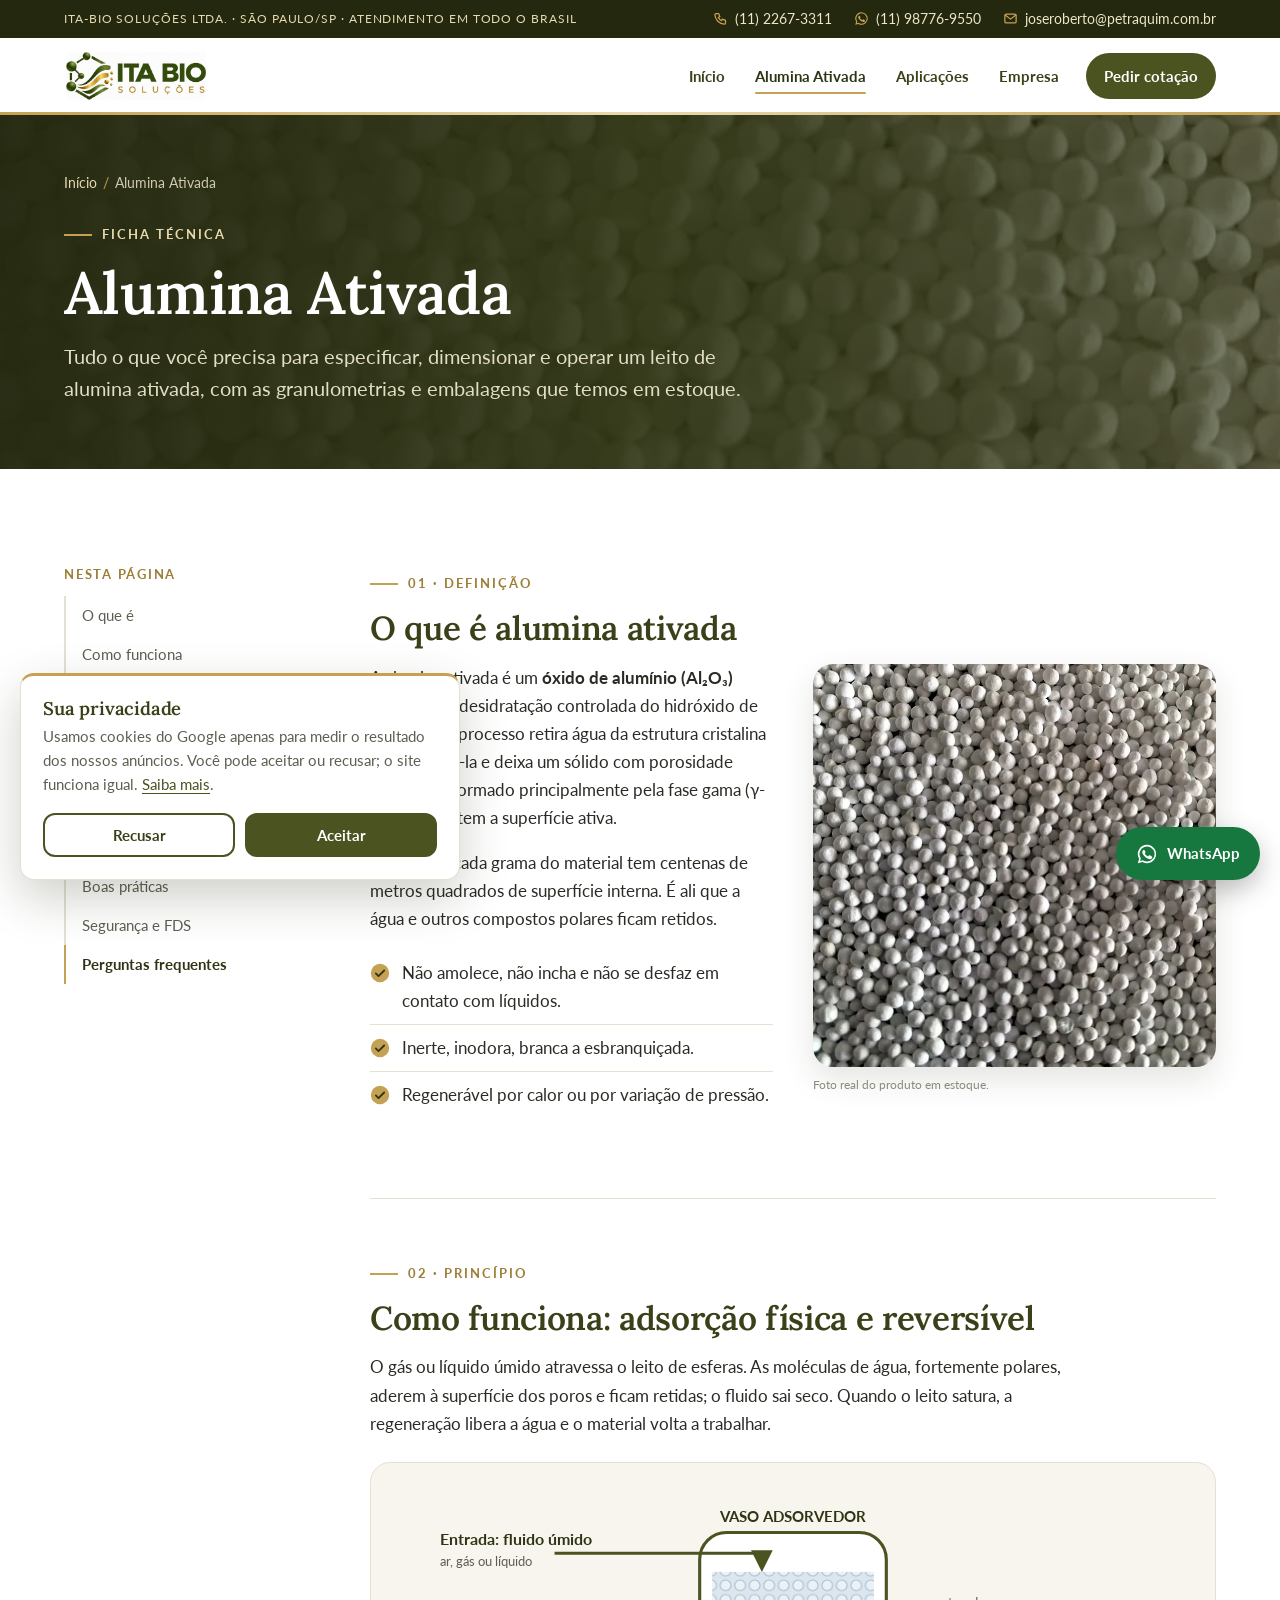
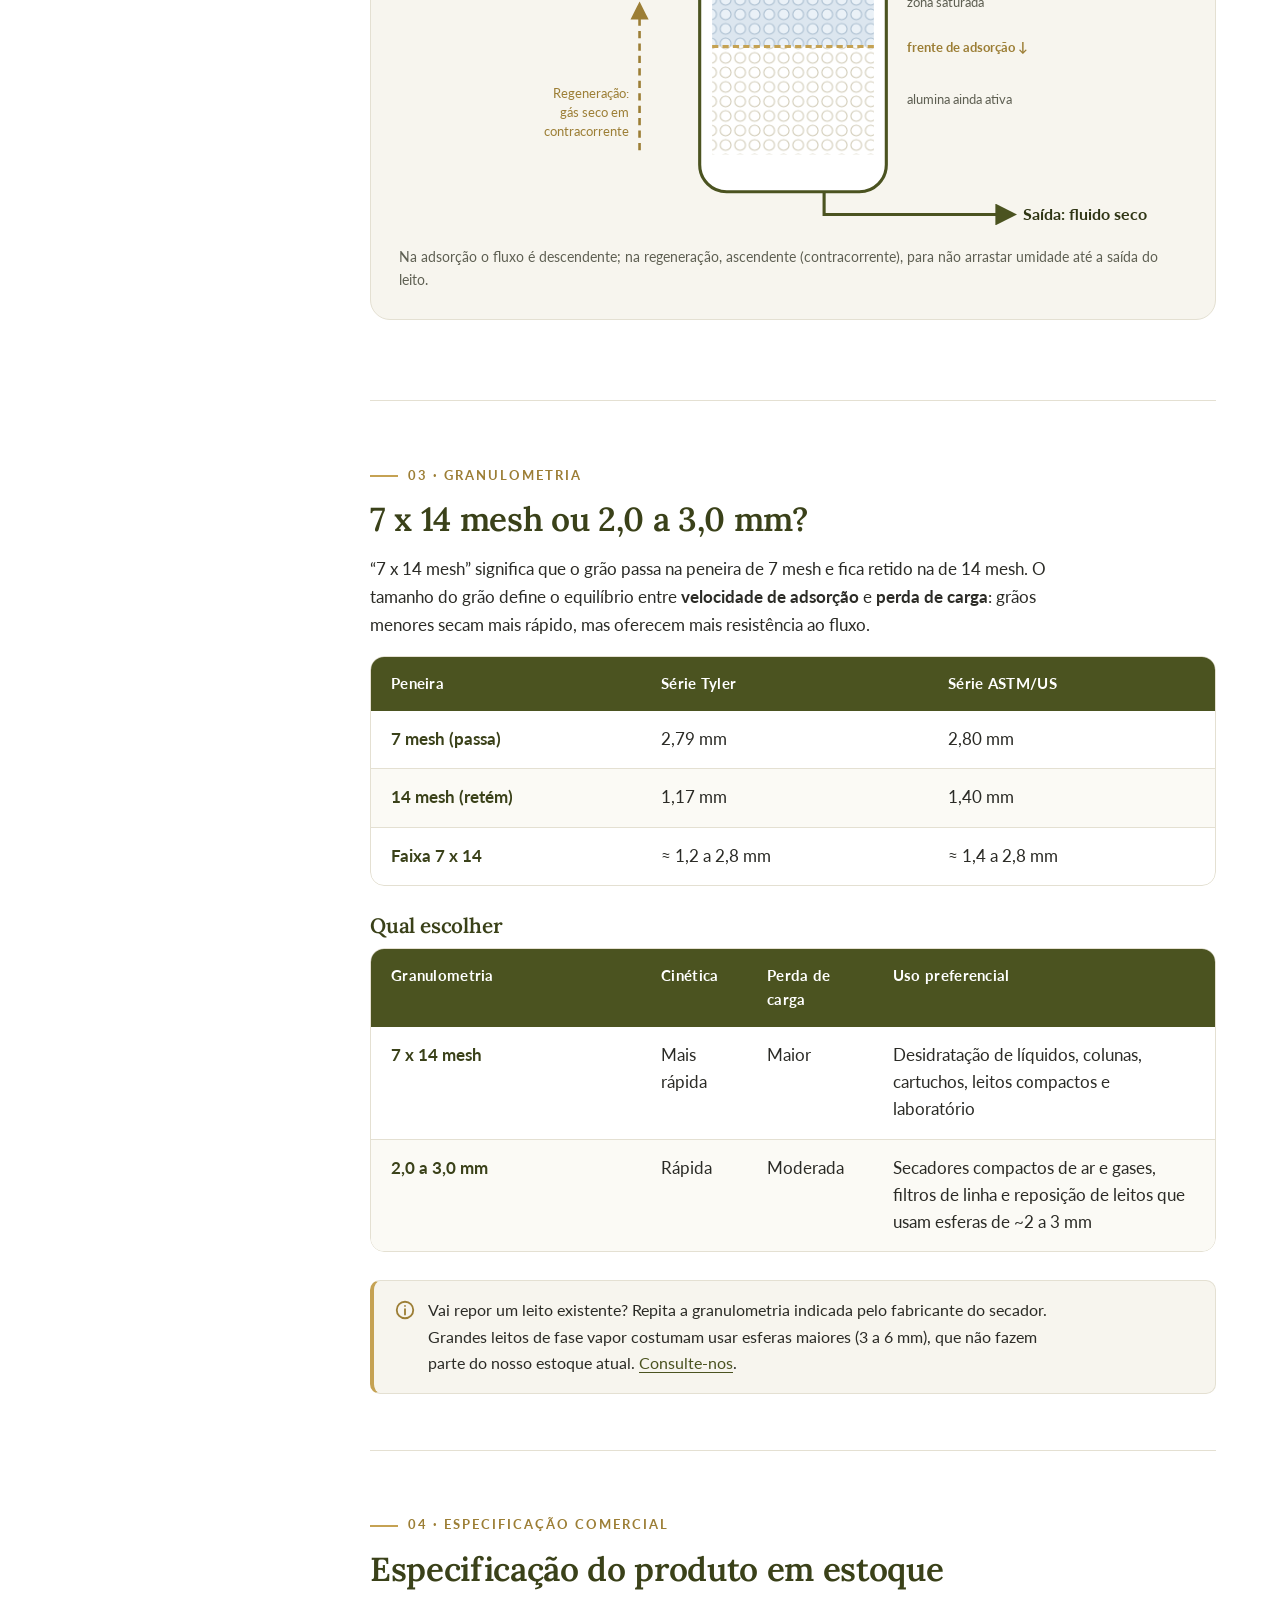
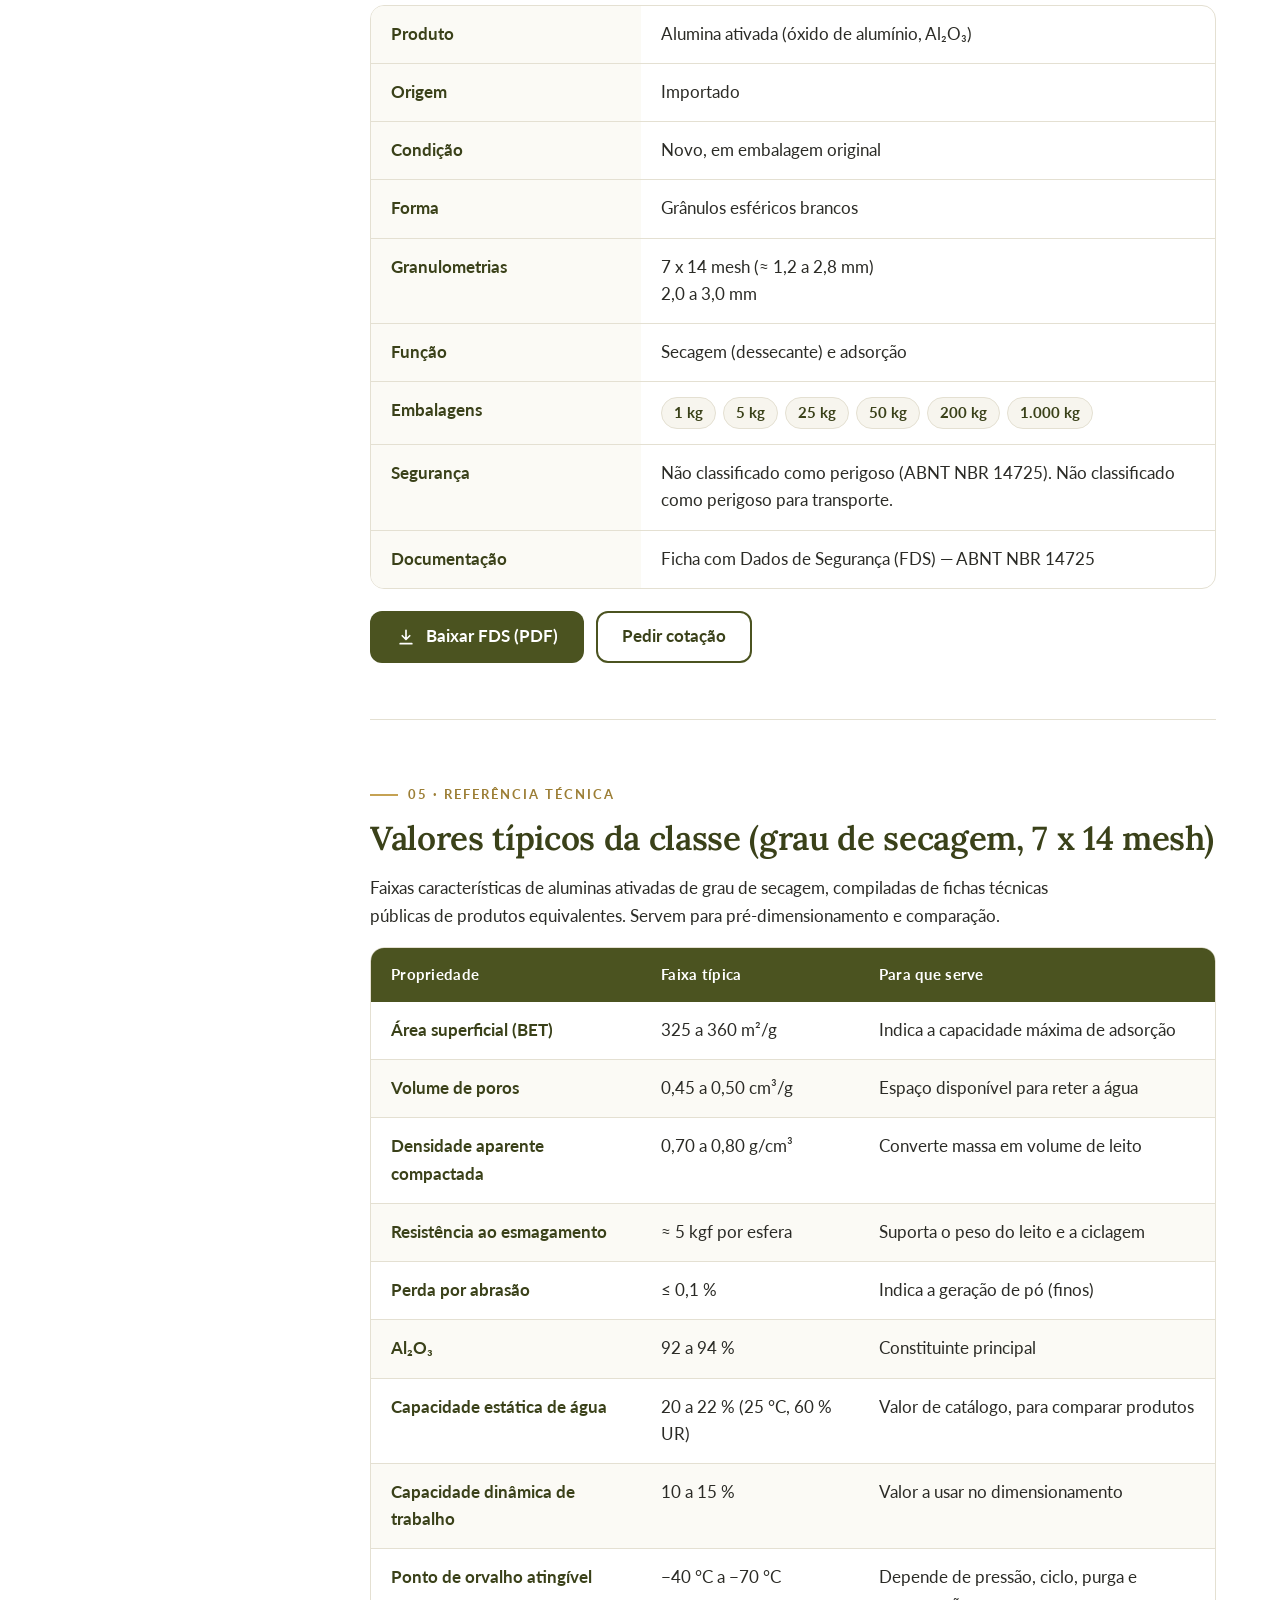
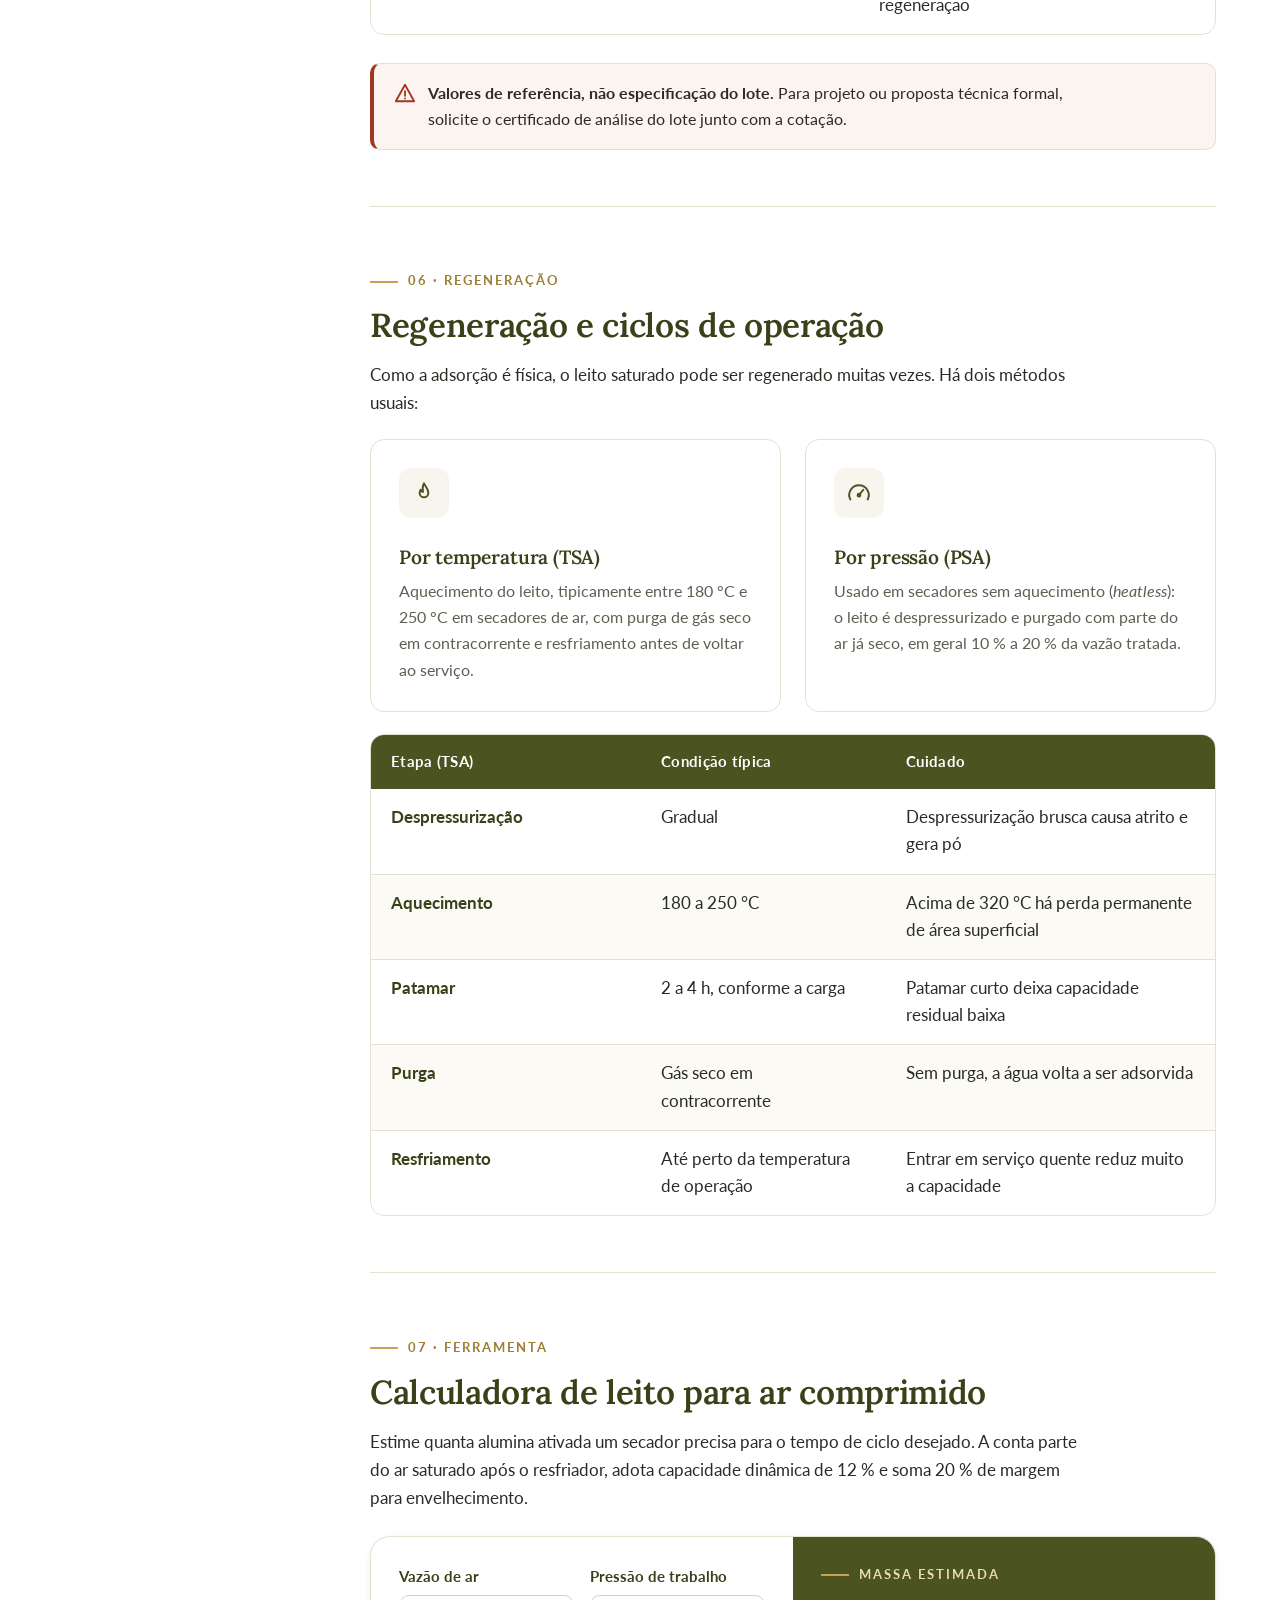
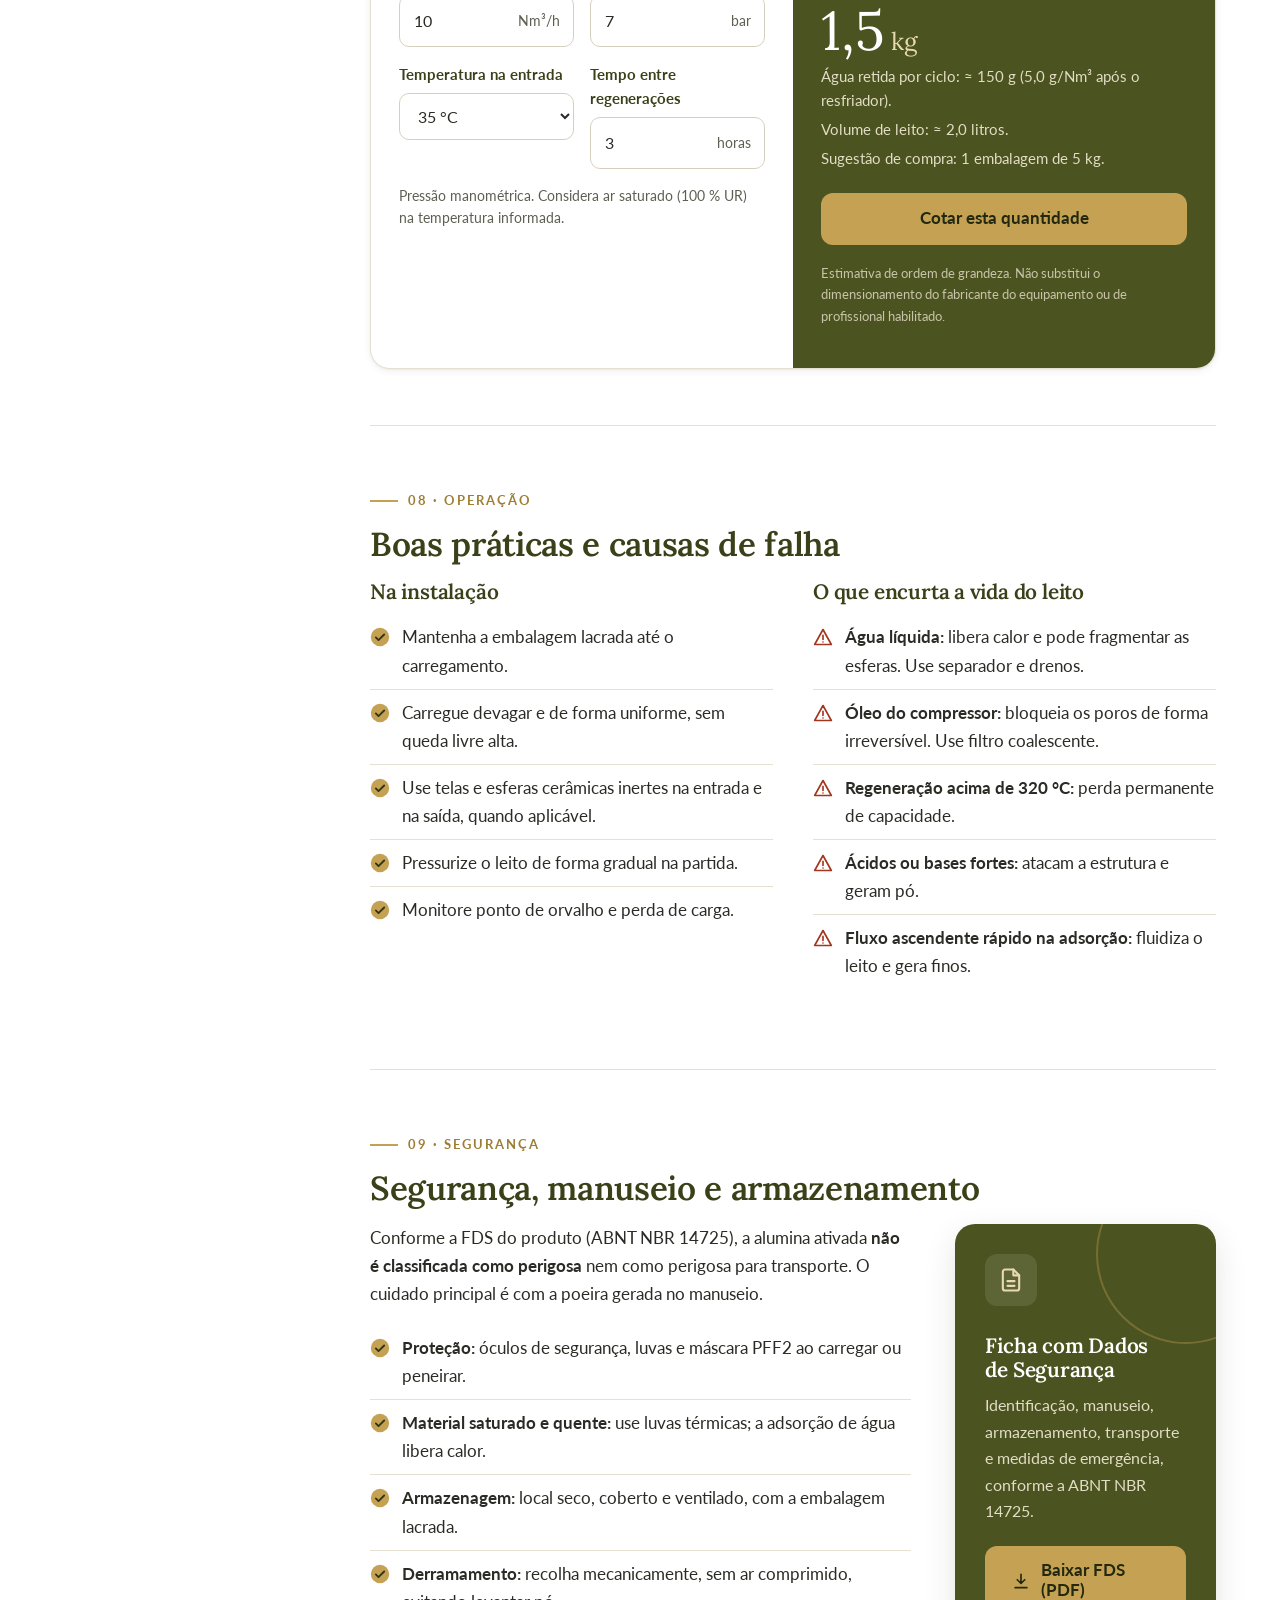
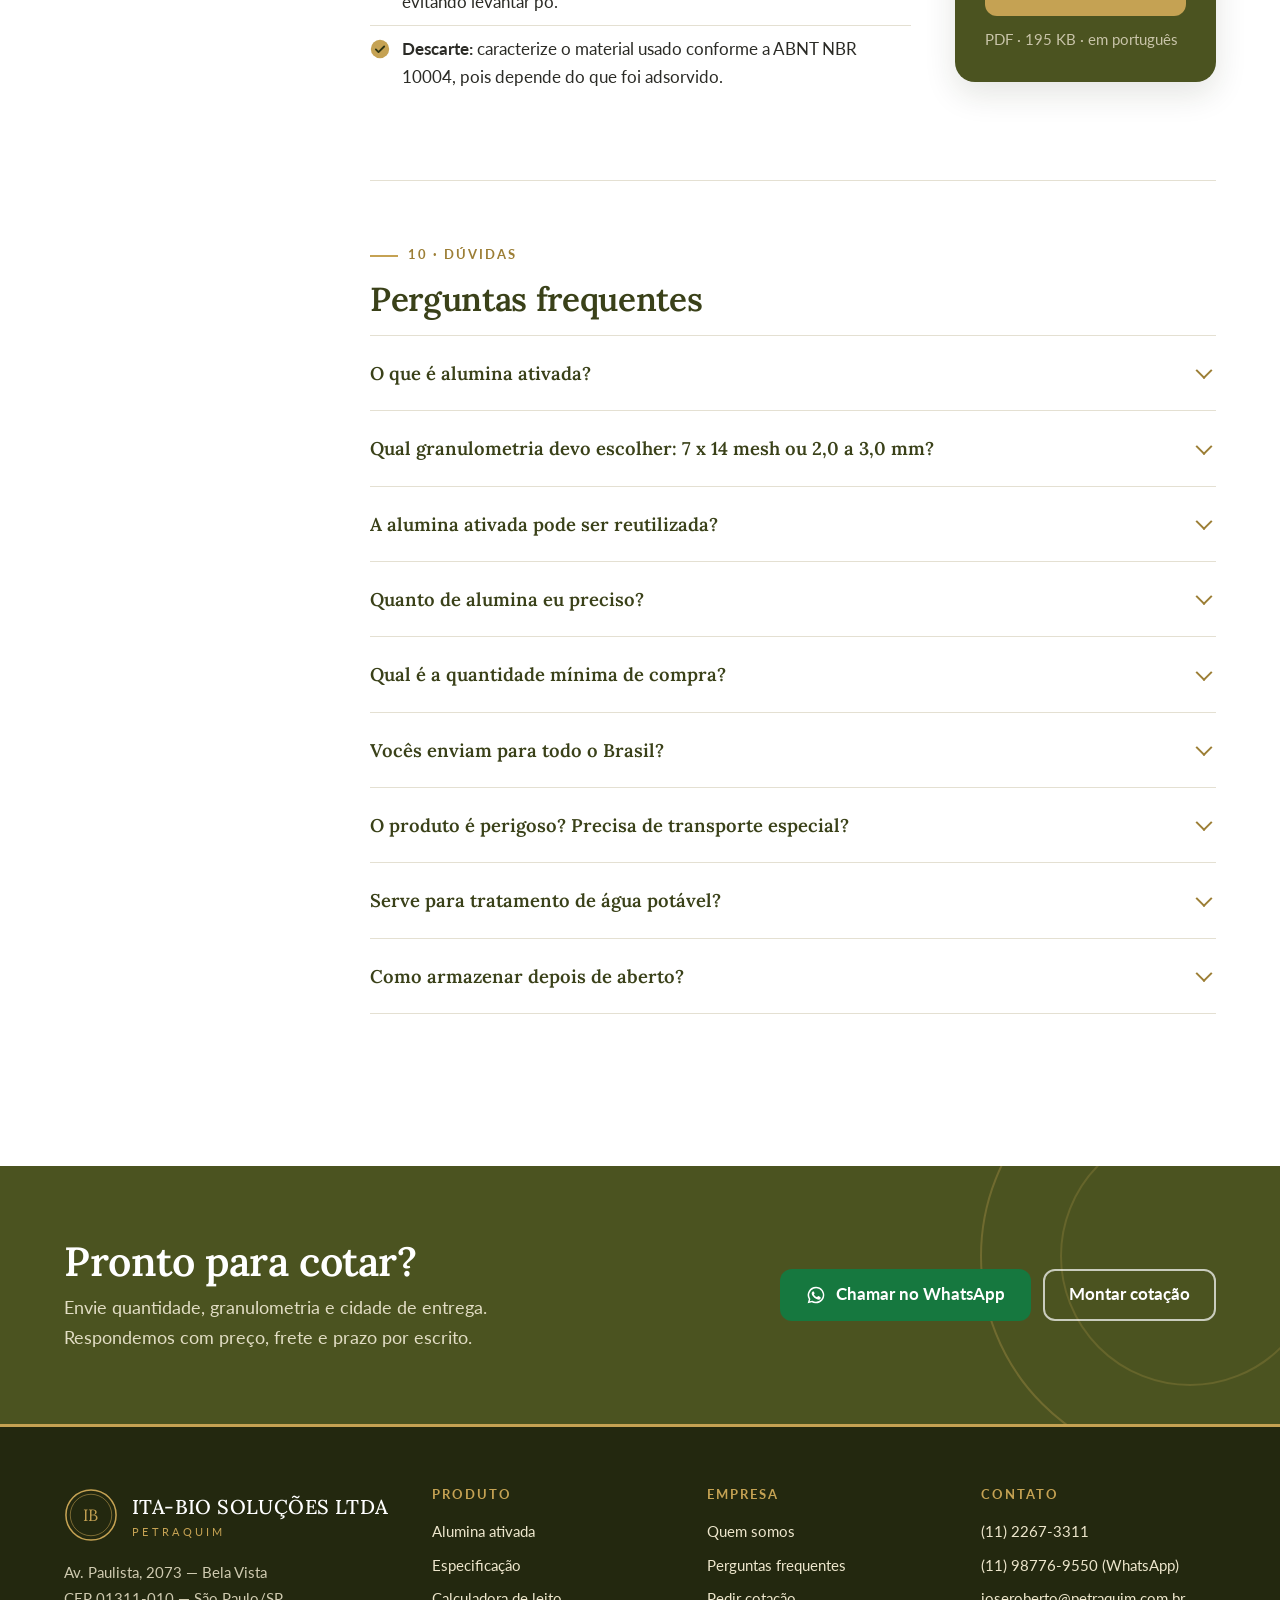
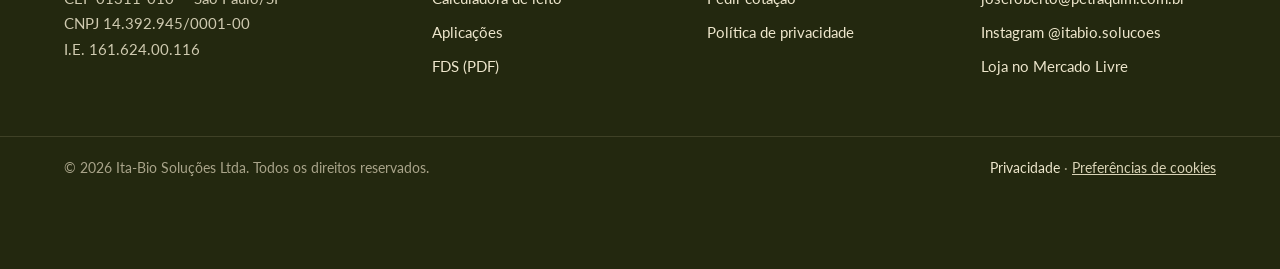
<file: alumina-ativada.html>
<!doctype html>
<html lang="pt-BR" class="sem-js">
<head>
<meta charset="utf-8">
<meta name="viewport" content="width=device-width, initial-scale=1, viewport-fit=cover">
<title>Alumina Ativada: ficha técnica, granulometria e regeneração | Petraquim</title>
<meta name="description" content="Ficha técnica da alumina ativada: como funciona, granulometrias 7 x 14 mesh e 2,0 a 3,0 mm, valores de referência, regeneração, calculadora de leito, segurança e FDS.">
<link rel="canonical" href="https://www.petraquim.com.br/alumina-ativada.html">
<meta name="robots" content="index, follow, max-image-preview:large">
<meta name="theme-color" content="#2F3514">
<meta name="format-detection" content="telephone=no">
<link rel="icon" href="favicon.svg" type="image/svg+xml">
<link rel="icon" href="favicon-64.png" type="image/png" sizes="64x64">
<link rel="apple-touch-icon" href="apple-touch-icon.png">
<link rel="manifest" href="site.webmanifest">
<meta property="og:type" content="website">
<meta property="og:locale" content="pt_BR">
<meta property="og:site_name" content="Petraquim · Ita-Bio Soluções">
<meta property="og:title" content="Alumina Ativada: ficha técnica, granulometria e regeneração | Petraquim">
<meta property="og:description" content="Ficha técnica da alumina ativada: como funciona, granulometrias 7 x 14 mesh e 2,0 a 3,0 mm, valores de referência, regeneração, calculadora de leito, segurança e FDS.">
<meta property="og:url" content="https://www.petraquim.com.br/alumina-ativada.html">
<meta property="og:image" content="https://www.petraquim.com.br/assets/img/og-alumina.jpg">
<meta property="og:image:width" content="1200">
<meta property="og:image:height" content="630">
<meta property="og:image:alt" content="Alumina ativada em grânulos esféricos brancos">
<meta name="twitter:card" content="summary_large_image">
<!-- Google: modo de consentimento (LGPD) + Google Tag Manager + tag do Google Ads -->
<script>
window.dataLayer=window.dataLayer||[];function gtag(){dataLayer.push(arguments);}
gtag('consent','default',{ad_storage:'denied',ad_user_data:'denied',ad_personalization:'denied',analytics_storage:'denied',wait_for_update:500});
try{if(localStorage.getItem('pq-consentimento')==='granted'){gtag('consent','update',{ad_storage:'granted',ad_user_data:'granted',ad_personalization:'granted',analytics_storage:'granted'});}}catch(e){}
gtag('js',new Date());gtag('config','AW-18567411730');
(function(w,d,s,l,i){w[l]=w[l]||[];w[l].push({'gtm.start':new Date().getTime(),event:'gtm.js'});var f=d.getElementsByTagName(s)[0],j=d.createElement(s),dl=l!='dataLayer'?'&l='+l:'';j.async=true;j.src='https://www.googletagmanager.com/gtm.js?id='+i+dl;f.parentNode.insertBefore(j,f);})(window,document,'script','dataLayer','GTM-KXJSFW6B');
</script>
<script async src="https://www.googletagmanager.com/gtag/js?id=AW-18567411730"></script>
<link rel="preconnect" href="https://fonts.googleapis.com">
<link rel="preconnect" href="https://fonts.gstatic.com" crossorigin>
<link href="https://fonts.googleapis.com/css2?family=Lato:wght@400;700&family=Lora:wght@500;600&display=swap" rel="stylesheet">
<link rel="stylesheet" href="assets/css/site.css?v=2">
<script type="application/ld+json">{"@context":"https://schema.org","@type":"Organization","@id":"https://www.petraquim.com.br/#organizacao","name":"Ita-Bio Soluções Ltda.","alternateName":["Petraquim","ITA-BIO"],"url":"https://www.petraquim.com.br/","logo":"https://www.petraquim.com.br/assets/img/logo-itabio.png","email":"joseroberto@petraquim.com.br","telephone":"+55-11-2267-3311","taxID":"14.392.945/0001-00","address":{"@type":"PostalAddress","streetAddress":"Av. Paulista, 2073 — Bela Vista","postalCode":"01311-010","addressLocality":"São Paulo","addressRegion":"SP","addressCountry":"BR"},"contactPoint":[{"@type":"ContactPoint","contactType":"sales","telephone":"+55-11-98776-9550","email":"joseroberto@petraquim.com.br","areaServed":"BR","availableLanguage":["pt-BR"]}],"sameAs":["https://www.instagram.com/itabio.solucoes/"]}</script>
<script type="application/ld+json">{"@context":"https://schema.org","@type":"Product","name":"Alumina Ativada","description":"Alumina ativada (óxido de alumínio, Al₂O₃) em grânulos esféricos brancos, importada, nova, em embalagem original. Dessecante e adsorvente para secagem de ar comprimido, gases e líquidos. Granulometrias 7 x 14 mesh e 2,0 a 3,0 mm; embalagens de 1 kg a 1.000 kg.","image":["https://www.petraquim.com.br/assets/img/alumina-copo-1400.jpg","https://www.petraquim.com.br/assets/img/alumina-embalagem-1000.jpg","https://www.petraquim.com.br/assets/img/alumina-regua-1-900.jpg"],"category":"Adsorventes e dessecantes industriais","material":"Óxido de alumínio (Al₂O₃)","brand":{"@type":"Brand","name":"Petraquim · Ita-Bio Soluções"},"manufacturer":{"@id":"https://www.petraquim.com.br/#organizacao"},"additionalProperty":[{"@type":"PropertyValue","name":"Granulometria","value":"7 x 14 mesh (≈ 1,2 a 2,8 mm); 2,0 a 3,0 mm"},{"@type":"PropertyValue","name":"Embalagens","value":"1 kg, 5 kg, 25 kg, 50 kg, 200 kg, 1.000 kg"},{"@type":"PropertyValue","name":"Forma","value":"Grânulos esféricos brancos"}]}</script>
<script type="application/ld+json">{"@context":"https://schema.org","@type":"BreadcrumbList","itemListElement":[{"@type":"ListItem","position":1,"name":"Início","item":"https://www.petraquim.com.br/"},{"@type":"ListItem","position":2,"name":"Alumina Ativada"}]}</script>
<script type="application/ld+json">{"@context": "https://schema.org", "@type": "FAQPage", "mainEntity": [{"@type": "Question", "name": "O que é alumina ativada?", "acceptedAnswer": {"@type": "Answer", "text": "É óxido de alumínio (Al₂O₃) altamente poroso, produzido pela desidratação controlada do hidróxido de alumínio. Os poros têm enorme área interna e retêm moléculas de água e outros compostos polares por adsorção física, por isso o material funciona como dessecante e adsorvente."}}, {"@type": "Question", "name": "Qual granulometria devo escolher: 7 x 14 mesh ou 2,0 a 3,0 mm?", "acceptedAnswer": {"@type": "Answer", "text": "Grãos menores (7 x 14 mesh) secam mais rápido e são indicados para líquidos, colunas e leitos compactos, mas geram mais perda de carga. A faixa de 2,0 a 3,0 mm é um pouco maior e equilibra cinética e perda de carga em secadores compactos de ar e gases. Se o seu equipamento já usa alumina, repita a granulometria do fabricante. Na dúvida, envie os dados do equipamento que indicamos a opção adequada."}}, {"@type": "Question", "name": "A alumina ativada pode ser reutilizada?", "acceptedAnswer": {"@type": "Answer", "text": "Sim. Como a adsorção é física e reversível, o material saturado pode ser regenerado por aquecimento (tipicamente entre 180 °C e 250 °C em secadores de ar) ou por variação de pressão em secadores sem aquecimento. Evite passar de 320 °C, que reduz de forma permanente a capacidade."}}, {"@type": "Question", "name": "Quanto de alumina eu preciso?", "acceptedAnswer": {"@type": "Answer", "text": "Depende da quantidade de água a remover por ciclo, que vem da vazão, da pressão, da temperatura de entrada e do tempo entre regenerações. A nossa calculadora dá uma estimativa inicial; para projeto, consulte o fabricante do equipamento ou um profissional habilitado."}}, {"@type": "Question", "name": "Qual é a quantidade mínima de compra?", "acceptedAnswer": {"@type": "Answer", "text": "1 kg. Pequenas quantidades podem ser compradas direto no Mercado Livre, com nota fiscal. Para 5 kg ou mais, peça uma cotação: atendemos de 5 kg a 1.000 kg, inclusive fornecimento recorrente."}}, {"@type": "Question", "name": "Vocês enviam para todo o Brasil?", "acceptedAnswer": {"@type": "Answer", "text": "Sim. Informe a cidade e o estado de entrega na cotação para recebermos o frete e o prazo corretos para o seu endereço."}}, {"@type": "Question", "name": "O produto é perigoso? Precisa de transporte especial?", "acceptedAnswer": {"@type": "Answer", "text": "Não. Conforme a FDS do produto (ABNT NBR 14725), a alumina ativada não é classificada como perigosa nem como perigosa para transporte. A poeira pode irritar olhos e vias respiratórias: use óculos, luvas e máscara PFF2 ao carregar o leito."}}, {"@type": "Question", "name": "Serve para tratamento de água potável?", "acceptedAnswer": {"@type": "Answer", "text": "Não ofertamos este grau para água de consumo humano. Alumina para água potável exige grau específico com certificação própria (como NSF/ANSI 61). O produto deste site é de grau industrial para secagem e adsorção."}}, {"@type": "Question", "name": "Como armazenar depois de aberto?", "acceptedAnswer": {"@type": "Answer", "text": "A alumina ativada começa a adsorver a umidade do ar assim que a embalagem é aberta. Use todo o conteúdo de uma vez ou feche imediatamente em recipiente hermético, em local seco e coberto."}}]}</script>
</head><body>
<noscript><iframe src="https://www.googletagmanager.com/ns.html?id=GTM-KXJSFW6B" height="0" width="0" style="display:none;visibility:hidden" title="Google Tag Manager"></iframe></noscript>
<a class="pular" href="#conteudo">Pular para o conteúdo</a>
<svg width="0" height="0" style="position:absolute" aria-hidden="true" focusable="false">
 <symbol id="i-check" viewBox="0 0 24 24"><circle cx="12" cy="12" r="11" fill="#C5A253"/><path d="M7 12.5l3.2 3.2L17 9" fill="none" stroke="#2F3514" stroke-width="2.2" stroke-linecap="round" stroke-linejoin="round"/></symbol>
 <symbol id="i-wa" viewBox="0 0 24 24"><path fill="currentColor" d="M12 2a10 10 0 0 0-8.6 15.1L2 22l5-1.3A10 10 0 1 0 12 2zm0 18.2a8.2 8.2 0 0 1-4.2-1.2l-.3-.2-3 .8.8-2.9-.2-.3A8.2 8.2 0 1 1 12 20.2zm4.5-6.1c-.2-.1-1.5-.7-1.7-.8s-.4-.1-.6.1-.6.8-.8 1-.3.2-.5.1a6.7 6.7 0 0 1-3.3-2.9c-.3-.4.3-.4.7-1.3.1-.2 0-.3 0-.4l-.8-1.8c-.2-.5-.4-.4-.6-.4h-.5a1 1 0 0 0-.7.3 3 3 0 0 0-.9 2.2 5.2 5.2 0 0 0 1.1 2.7 11.9 11.9 0 0 0 4.6 4c1.7.7 2.3.8 3.2.7a2.7 2.7 0 0 0 1.8-1.3 2.2 2.2 0 0 0 .2-1.3c-.1-.1-.2-.2-.5-.3z"/></symbol>
 <symbol id="i-mail" viewBox="0 0 24 24"><g fill="none" stroke="currentColor" stroke-width="2" stroke-linecap="round" stroke-linejoin="round"><rect x="3" y="5" width="18" height="14" rx="2"/><path d="M3.5 6.5l8.5 6.5 8.5-6.5"/></g></symbol>
 <symbol id="i-fone" viewBox="0 0 24 24"><path fill="none" stroke="currentColor" stroke-width="2" stroke-linecap="round" stroke-linejoin="round" d="M5 4h4l2 5-2.5 1.5a11 11 0 0 0 5 5L15 13l5 2v4a2 2 0 0 1-2 2A16 16 0 0 1 3 6a2 2 0 0 1 2-2"/></symbol>
 <symbol id="i-pin" viewBox="0 0 24 24"><g fill="none" stroke="currentColor" stroke-width="2" stroke-linecap="round" stroke-linejoin="round"><path d="M12 21s-7-6.2-7-11.5a7 7 0 0 1 14 0C19 14.8 12 21 12 21z"/><circle cx="12" cy="9.5" r="2.5"/></g></symbol>
 <symbol id="i-seta" viewBox="0 0 24 24"><path fill="none" stroke="currentColor" stroke-width="2.2" stroke-linecap="round" stroke-linejoin="round" d="M5 12h14M13 6l6 6-6 6"/></symbol>
 <symbol id="i-doc" viewBox="0 0 24 24"><g fill="none" stroke="currentColor" stroke-width="1.8" stroke-linecap="round" stroke-linejoin="round"><path d="M14 3H7a2 2 0 0 0-2 2v14a2 2 0 0 0 2 2h10a2 2 0 0 0 2-2V8z"/><path d="M14 3v5h5M9 13h6M9 17h6"/></g></symbol>
 <symbol id="i-baixar" viewBox="0 0 24 24"><path fill="none" stroke="currentColor" stroke-width="2" stroke-linecap="round" stroke-linejoin="round" d="M12 4v11m0 0l-4.5-4.5M12 15l4.5-4.5M5 20h14"/></symbol>
 <symbol id="i-ar" viewBox="0 0 24 24"><path fill="none" stroke="currentColor" stroke-width="1.8" stroke-linecap="round" stroke-linejoin="round" d="M3 8h11a3 3 0 1 0-3-3M3 12h16a3 3 0 1 1-3 3M3 16h8"/></symbol>
 <symbol id="i-gota" viewBox="0 0 24 24"><path fill="none" stroke="currentColor" stroke-width="1.8" stroke-linecap="round" stroke-linejoin="round" d="M12 3s6 6.6 6 11a6 6 0 0 1-12 0c0-4.4 6-11 6-11zM9 15a3 3 0 0 0 3 3"/></symbol>
 <symbol id="i-escudo" viewBox="0 0 24 24"><path fill="none" stroke="currentColor" stroke-width="1.8" stroke-linecap="round" stroke-linejoin="round" d="M12 3l7 3v5c0 4.5-3 8.3-7 10-4-1.7-7-5.5-7-10V6zM9 12l2 2 4-4"/></symbol>
 <symbol id="i-frasco" viewBox="0 0 24 24"><path fill="none" stroke="currentColor" stroke-width="1.8" stroke-linecap="round" stroke-linejoin="round" d="M9 3h6M10 3v6L5 18a2 2 0 0 0 1.8 3h10.4A2 2 0 0 0 19 18l-5-9V3M7.5 14h9"/></symbol>
 <symbol id="i-chama" viewBox="0 0 24 24"><path fill="none" stroke="currentColor" stroke-width="1.8" stroke-linecap="round" stroke-linejoin="round" d="M12 3c1 3 4 4.5 4 9a4 4 0 0 1-8 0c0-2 1-3 1-3s.5 2 2 2c0-3-1-5 1-8z"/></symbol>
 <symbol id="i-ciclo" viewBox="0 0 24 24"><path fill="none" stroke="currentColor" stroke-width="2" stroke-linecap="round" stroke-linejoin="round" d="M20 12a8 8 0 1 1-2.3-5.7M20 4v4h-4"/></symbol>
 <symbol id="i-caminhao" viewBox="0 0 24 24"><g fill="none" stroke="currentColor" stroke-width="1.8" stroke-linecap="round" stroke-linejoin="round"><path d="M3 6h11v10H3zM14 9h4l3 3v4h-7z"/><circle cx="7" cy="17.5" r="1.8"/><circle cx="17" cy="17.5" r="1.8"/></g></symbol>
 <symbol id="i-caixa" viewBox="0 0 24 24"><g fill="none" stroke="currentColor" stroke-width="1.8" stroke-linecap="round" stroke-linejoin="round"><path d="M21 8l-9-5-9 5 9 5 9-5zM3 8v8l9 5 9-5V8M12 13v8"/></g></symbol>
 <symbol id="i-pessoa" viewBox="0 0 24 24"><g fill="none" stroke="currentColor" stroke-width="1.8" stroke-linecap="round" stroke-linejoin="round"><circle cx="12" cy="8" r="4"/><path d="M4 21a8 8 0 0 1 16 0"/></g></symbol>
 <symbol id="i-lupa" viewBox="0 0 24 24"><g fill="none" stroke="currentColor" stroke-width="1.8" stroke-linecap="round"><circle cx="11" cy="11" r="7"/><path d="M20 20l-4-4"/></g></symbol>
 <symbol id="i-info" viewBox="0 0 24 24"><g fill="none" stroke="currentColor" stroke-width="2" stroke-linecap="round"><circle cx="12" cy="12" r="9"/><path d="M12 11v6M12 7.5v.01"/></g></symbol>
 <symbol id="i-alerta" viewBox="0 0 24 24"><g fill="none" stroke="currentColor" stroke-width="2" stroke-linecap="round" stroke-linejoin="round"><path d="M12 3l10 18H2z"/><path d="M12 10v5M12 18v.01"/></g></symbol>
 <symbol id="i-menu" viewBox="0 0 24 24"><path fill="none" stroke="currentColor" stroke-width="2" stroke-linecap="round" d="M4 7h16M4 12h16M4 17h16"/></symbol>
 <symbol id="i-insta" viewBox="0 0 24 24"><g fill="none" stroke="currentColor" stroke-width="1.8"><rect x="3" y="3" width="18" height="18" rx="5"/><circle cx="12" cy="12" r="4"/><circle cx="17.5" cy="6.5" r=".6" fill="currentColor"/></g></symbol>
 <symbol id="i-carrinho" viewBox="0 0 24 24"><g fill="none" stroke="currentColor" stroke-width="2" stroke-linecap="round" stroke-linejoin="round"><circle cx="9" cy="20" r="1.4"/><circle cx="18" cy="20" r="1.4"/><path d="M2 3h3l2.5 12h11l2-8H6.2"/></g></symbol>
 <symbol id="i-fabrica" viewBox="0 0 24 24"><path fill="none" stroke="currentColor" stroke-width="1.8" stroke-linecap="round" stroke-linejoin="round" d="M3 21V10l6 4V10l6 4V4h4v17zM7 17h2M12 17h2"/></symbol>
 <symbol id="i-medidor" viewBox="0 0 24 24"><g fill="none" stroke="currentColor" stroke-width="1.8" stroke-linecap="round"><path d="M4 18a9 9 0 1 1 16 0"/><path d="M12 14l4-5"/><circle cx="12" cy="14" r="1.3" fill="currentColor"/></g></symbol>
</svg>
<div class="barra">
 <div class="wrap">
  <span class="selo-barra">Ita-Bio Soluções Ltda. · São Paulo/SP · Atendimento em todo o Brasil</span>
  <div class="contatos">
   <a href="tel:+551122673311" data-conv="telefone"><svg><use href="#i-fone"/></svg>(11) 2267-3311</a>
   <a href="https://wa.me/5511987769550?text=Ol%C3%A1!%20Gostaria%20de%20uma%20cota%C3%A7%C3%A3o%20de%20Alumina%20Ativada." target="_blank" rel="noopener" data-conv="whatsapp"><svg><use href="#i-wa"/></svg>(11) 98776-9550</a>
   <a class="email-barra" href="mailto:joseroberto@petraquim.com.br" data-conv="email"><svg><use href="#i-mail"/></svg>joseroberto@petraquim.com.br</a>
  </div>
 </div>
</div>
<header class="topo">
 <div class="wrap">
  <a class="marca" href="index.html" aria-label="Ita-Bio Soluções · Petraquim — página inicial"><img src="assets/img/logo-itabio.png" alt="Ita-Bio Soluções" width="144" height="52"></a>
  <button class="abre-menu" type="button" aria-expanded="false" aria-controls="menu-principal"><svg><use href="#i-menu"/></svg>Menu</button>
  <nav class="menu" id="menu-principal" aria-label="Principal">
   <a href="index.html">Início</a><a href="alumina-ativada.html" aria-current="page">Alumina Ativada</a><a href="aplicacoes.html">Aplicações</a><a href="empresa.html">Empresa</a>
   <a class="menu-cta" href="cotacao.html">Pedir cotação</a>
  </nav>
 </div>
</header>
<main id="conteudo">
<header class="pagina-topo">
 <picture><source type="image/webp" srcset="assets/img/alumina-textura-800.webp 800w, assets/img/alumina-textura-1200.webp 1200w" sizes="100vw"><img src="assets/img/alumina-textura-1200.jpg" srcset="assets/img/alumina-textura-800.jpg 800w, assets/img/alumina-textura-1200.jpg 1200w" sizes="100vw" width="1200" height="1200" alt="" fetchpriority="high"></picture>
 <div class="wrap">
  <nav class="migalhas" aria-label="Você está em"><ol><li><a href="index.html">Início</a></li><li aria-current="page">Alumina Ativada</li></ol></nav>
  <span class="rotulo claro">Ficha técnica</span>
  <h1>Alumina Ativada</h1>
  <p>Tudo o que você precisa para especificar, dimensionar e operar um leito de alumina ativada, com as granulometrias e embalagens que temos em estoque.</p>
 </div>
</header>

<div class="secao">
 <div class="wrap com-indice">
  <nav class="indice" aria-label="Nesta página">
   <p>Nesta página</p>
   <ol>
    <li><a href="#o-que-e">O que é</a></li>
    <li><a href="#como-funciona">Como funciona</a></li>
    <li><a href="#granulometria">Granulometria</a></li>
    <li><a href="#especificacao">Especificação</a></li>
    <li><a href="#referencia">Valores de referência</a></li>
    <li><a href="#regeneracao">Regeneração</a></li>
    <li><a href="#calculadora">Calculadora de leito</a></li>
    <li><a href="#boas-praticas">Boas práticas</a></li>
    <li><a href="#seguranca">Segurança e FDS</a></li>
    <li><a href="#perguntas">Perguntas frequentes</a></li>
   </ol>
  </nav>

  <article class="artigo">
   <section id="o-que-e" aria-labelledby="t-oque">
    <span class="rotulo">01 · Definição</span>
    <h2 id="t-oque">O que é alumina ativada</h2>
    <div class="dividido" style="gap:40px;align-items:start">
     <div>
      <p>A alumina ativada é um <strong>óxido de alumínio (Al₂O₃)</strong> obtido pela desidratação controlada do hidróxido de alumínio. O processo retira água da estrutura cristalina sem colapsá-la e deixa um sólido com porosidade muito alta, formado principalmente pela fase gama (γ-Al₂O₃), que tem a superfície ativa.</p>
      <p>Na prática, cada grama do material tem centenas de metros quadrados de superfície interna. É ali que a água e outros compostos polares ficam retidos.</p>
      <ul class="lista-check">
       <li><svg><use href="#i-check"/></svg>Não amolece, não incha e não se desfaz em contato com líquidos.</li>
       <li><svg><use href="#i-check"/></svg>Inerte, inodora, branca a esbranquiçada.</li>
       <li><svg><use href="#i-check"/></svg>Regenerável por calor ou por variação de pressão.</li>
      </ul>
     </div>
     <div class="lado-midia"><picture><source type="image/webp" srcset="assets/img/alumina-detalhe-800.webp 800w" sizes="(max-width:980px) 92vw, 420px"><img src="assets/img/alumina-detalhe-800.jpg" srcset="assets/img/alumina-detalhe-800.jpg 800w" sizes="(max-width:980px) 92vw, 420px" width="800" height="800" alt="Close dos grânulos esféricos de alumina ativada" loading="lazy" decoding="async"></picture><p class="credito">Foto real do produto em estoque.</p></div>
    </div>
   </section>

   <section id="como-funciona" aria-labelledby="t-func">
    <span class="rotulo">02 · Princípio</span>
    <h2 id="t-func">Como funciona: adsorção física e reversível</h2>
    <p>O gás ou líquido úmido atravessa o leito de esferas. As moléculas de água, fortemente polares, aderem à superfície dos poros e ficam retidas; o fluido sai seco. Quando o leito satura, a regeneração libera a água e o material volta a trabalhar.</p>
    <figure class="diagrama">
     <svg viewBox="0 0 760 330" role="img" aria-labelledby="dg-t dg-d">
      <title id="dg-t">Esquema de um leito de alumina ativada</title>
      <desc id="dg-d">O fluido úmido entra pelo topo do vaso, desce pelo leito de esferas, onde a frente de adsorção avança, e sai seco pela base. Na regeneração, gás seco e quente passa em sentido contrário, de baixo para cima.</desc>
      <defs><marker id="pt" viewBox="0 0 10 10" refX="8" refY="5" markerWidth="7" markerHeight="7" orient="auto-start-reverse"><path d="M0 0L10 5L0 10z" fill="#4B5320"/></marker><marker id="pt2" viewBox="0 0 10 10" refX="8" refY="5" markerWidth="7" markerHeight="7" orient="auto-start-reverse"><path d="M0 0L10 5L0 10z" fill="#9C7E35"/></marker><pattern id="esf" width="14" height="14" patternUnits="userSpaceOnUse"><circle cx="7" cy="7" r="5.2" fill="#fff" stroke="#CFC9B4" stroke-width="1"/></pattern><pattern id="esf2" width="14" height="14" patternUnits="userSpaceOnUse"><rect width="14" height="14" fill="#DCE6EF"/><circle cx="7" cy="7" r="5.2" fill="#EAF1F7" stroke="#A9BDCF" stroke-width="1"/></pattern></defs>
      <rect x="290" y="40" width="180" height="250" rx="26" fill="#fff" stroke="#4B5320" stroke-width="3"/>
      <rect x="302" y="78" width="156" height="72" fill="url(#esf2)"/>
      <rect x="302" y="150" width="156" height="104" fill="url(#esf)"/>
      <line x1="302" y1="150" x2="458" y2="150" stroke="#C5A253" stroke-width="3" stroke-dasharray="6 4"/>
      <text x="380" y="30" text-anchor="middle" font-family="Lato,Arial,sans-serif" font-size="14" font-weight="700" fill="#2F3514">VASO ADSORVEDOR</text>
      <path d="M150 60 H350 V74" fill="none" stroke="#4B5320" stroke-width="3" marker-end="url(#pt)"/>
      <text x="40" y="52" font-family="Lato,Arial,sans-serif" font-size="15" font-weight="700" fill="#2F3514">Entrada: fluido úmido</text>
      <text x="40" y="72" font-family="Lato,Arial,sans-serif" font-size="13" fill="#5E5F52">ar, gás ou líquido</text>
      <path d="M410 290 V312 H592" fill="none" stroke="#4B5320" stroke-width="3" marker-end="url(#pt)"/>
      <text x="602" y="317" font-family="Lato,Arial,sans-serif" font-size="15" font-weight="700" fill="#2F3514">Saída: fluido seco</text>
      <text x="490" y="112" font-family="Lato,Arial,sans-serif" font-size="13" fill="#5E5F52">zona saturada</text>
      <text x="490" y="155" font-family="Lato,Arial,sans-serif" font-size="13" font-weight="700" fill="#9C7E35">frente de adsorção ↓</text>
      <text x="490" y="205" font-family="Lato,Arial,sans-serif" font-size="13" fill="#5E5F52">alumina ainda ativa</text>
      <path d="M232 250 V110" fill="none" stroke="#9C7E35" stroke-width="2.5" stroke-dasharray="7 5" marker-end="url(#pt2)"/>
      <text x="222" y="200" font-family="Lato,Arial,sans-serif" font-size="13" fill="#9C7E35" text-anchor="end">Regeneração:</text>
      <text x="222" y="218" font-family="Lato,Arial,sans-serif" font-size="13" fill="#9C7E35" text-anchor="end">gás seco em</text>
      <text x="222" y="236" font-family="Lato,Arial,sans-serif" font-size="13" fill="#9C7E35" text-anchor="end">contracorrente</text>
     </svg>
     <figcaption>Na adsorção o fluxo é descendente; na regeneração, ascendente (contracorrente), para não arrastar umidade até a saída do leito.</figcaption>
    </figure>
   </section>

   <section id="granulometria" aria-labelledby="t-gran">
    <span class="rotulo">03 · Granulometria</span>
    <h2 id="t-gran">7 x 14 mesh ou 2,0 a 3,0 mm?</h2>
    <p>“7 x 14 mesh” significa que o grão passa na peneira de 7 mesh e fica retido na de 14 mesh. O tamanho do grão define o equilíbrio entre <strong>velocidade de adsorção</strong> e <strong>perda de carga</strong>: grãos menores secam mais rápido, mas oferecem mais resistência ao fluxo.</p>
    <div class="rolagem-tabela">
    <table class="tabela listrada">
     <thead><tr><th scope="col">Peneira</th><th scope="col">Série Tyler</th><th scope="col">Série ASTM/US</th></tr></thead>
     <tbody>
      <tr><th scope="row">7 mesh (passa)</th><td class="num">2,79 mm</td><td class="num">2,80 mm</td></tr>
      <tr><th scope="row">14 mesh (retém)</th><td class="num">1,17 mm</td><td class="num">1,40 mm</td></tr>
      <tr><th scope="row">Faixa 7 x 14</th><td class="num">≈ 1,2 a 2,8 mm</td><td class="num">≈ 1,4 a 2,8 mm</td></tr>
     </tbody>
    </table>
    </div>
    <h3>Qual escolher</h3>
    <div class="rolagem-tabela">
    <table class="tabela listrada">
     <thead><tr><th scope="col">Granulometria</th><th scope="col">Cinética</th><th scope="col">Perda de carga</th><th scope="col">Uso preferencial</th></tr></thead>
     <tbody>
      <tr><th scope="row">7 x 14 mesh</th><td>Mais rápida</td><td>Maior</td><td>Desidratação de líquidos, colunas, cartuchos, leitos compactos e laboratório</td></tr>
      <tr><th scope="row">2,0 a 3,0 mm</th><td>Rápida</td><td>Moderada</td><td>Secadores compactos de ar e gases, filtros de linha e reposição de leitos que usam esferas de ~2 a 3 mm</td></tr>
     </tbody>
    </table>
    </div>
    <div class="nota"><svg><use href="#i-info"/></svg><p>Vai repor um leito existente? Repita a granulometria indicada pelo fabricante do secador. Grandes leitos de fase vapor costumam usar esferas maiores (3 a 6 mm), que não fazem parte do nosso estoque atual. <a href="cotacao.html">Consulte-nos</a>.</p></div>
   </section>

   <section id="especificacao" aria-labelledby="t-espec">
    <span class="rotulo">04 · Especificação comercial</span>
    <h2 id="t-espec">Especificação do produto em estoque</h2>
    <div class="espec-grid" style="grid-template-columns:1fr">
     <table class="tabela">
    
    <tbody>
     <tr><th scope="row">Produto</th><td>Alumina ativada (óxido de alumínio, Al₂O₃)</td></tr>
     <tr><th scope="row">Origem</th><td>Importado</td></tr>
     <tr><th scope="row">Condição</th><td>Novo, em embalagem original</td></tr>
     <tr><th scope="row">Forma</th><td>Grânulos esféricos brancos</td></tr>
     <tr><th scope="row">Granulometrias</th><td>7 x 14 mesh (≈ 1,2 a 2,8 mm)<br>2,0 a 3,0 mm</td></tr>
     <tr><th scope="row">Função</th><td>Secagem (dessecante) e adsorção</td></tr>
     <tr><th scope="row">Embalagens</th><td><div class="chips"><span>1 kg</span><span>5 kg</span><span>25 kg</span><span>50 kg</span><span>200 kg</span><span>1.000 kg</span></div></td></tr>
     <tr><th scope="row">Segurança</th><td>Não classificado como perigoso (ABNT NBR 14725). Não classificado como perigoso para transporte.</td></tr>
     <tr><th scope="row">Documentação</th><td>Ficha com Dados de Segurança (FDS) — ABNT NBR 14725</td></tr>
    </tbody>
   </table>
    </div>
    <div class="botoes" style="margin-top:22px">
     <a class="btn btn-primario" href="FDS-Alumina-Ativada-Ita-Bio.pdf" download data-conv="fds"><svg><use href="#i-baixar"/></svg>Baixar FDS (PDF)</a>
     <a class="btn btn-contorno" href="cotacao.html">Pedir cotação</a>
    </div>
   </section>

   <section id="referencia" aria-labelledby="t-ref">
    <span class="rotulo">05 · Referência técnica</span>
    <h2 id="t-ref">Valores típicos da classe (grau de secagem, 7 x 14 mesh)</h2>
    <p>Faixas características de aluminas ativadas de grau de secagem, compiladas de fichas técnicas públicas de produtos equivalentes. Servem para pré-dimensionamento e comparação.</p>
    <div class="rolagem-tabela">
    <table class="tabela listrada">
     <thead><tr><th scope="col">Propriedade</th><th scope="col">Faixa típica</th><th scope="col">Para que serve</th></tr></thead>
     <tbody>
      <tr><th scope="row">Área superficial (BET)</th><td class="num">325 a 360 m²/g</td><td>Indica a capacidade máxima de adsorção</td></tr>
      <tr><th scope="row">Volume de poros</th><td class="num">0,45 a 0,50 cm³/g</td><td>Espaço disponível para reter a água</td></tr>
      <tr><th scope="row">Densidade aparente compactada</th><td class="num">0,70 a 0,80 g/cm³</td><td>Converte massa em volume de leito</td></tr>
      <tr><th scope="row">Resistência ao esmagamento</th><td class="num">≈ 5 kgf por esfera</td><td>Suporta o peso do leito e a ciclagem</td></tr>
      <tr><th scope="row">Perda por abrasão</th><td class="num">≤ 0,1 %</td><td>Indica a geração de pó (finos)</td></tr>
      <tr><th scope="row">Al₂O₃</th><td class="num">92 a 94 %</td><td>Constituinte principal</td></tr>
      <tr><th scope="row">Capacidade estática de água</th><td class="num">20 a 22 % (25 °C, 60 % UR)</td><td>Valor de catálogo, para comparar produtos</td></tr>
      <tr><th scope="row">Capacidade dinâmica de trabalho</th><td class="num">10 a 15 %</td><td>Valor a usar no dimensionamento</td></tr>
      <tr><th scope="row">Ponto de orvalho atingível</th><td class="num">−40 °C a −70 °C</td><td>Depende de pressão, ciclo, purga e regeneração</td></tr>
     </tbody>
    </table>
    </div>
    <div class="nota alerta"><svg><use href="#i-alerta"/></svg><p><strong>Valores de referência, não especificação do lote.</strong> Para projeto ou proposta técnica formal, solicite o certificado de análise do lote junto com a cotação.</p></div>
   </section>

   <section id="regeneracao" aria-labelledby="t-reg">
    <span class="rotulo">06 · Regeneração</span>
    <h2 id="t-reg">Regeneração e ciclos de operação</h2>
    <p>Como a adsorção é física, o leito saturado pode ser regenerado muitas vezes. Há dois métodos usuais:</p>
    <div class="valores duas" style="margin:22px 0">
     <div class="valor-item"><div class="ic"><svg><use href="#i-chama"/></svg></div><h3>Por temperatura (TSA)</h3><p>Aquecimento do leito, tipicamente entre 180 °C e 250 °C em secadores de ar, com purga de gás seco em contracorrente e resfriamento antes de voltar ao serviço.</p></div>
     <div class="valor-item"><div class="ic"><svg><use href="#i-medidor"/></svg></div><h3>Por pressão (PSA)</h3><p>Usado em secadores sem aquecimento (<i>heatless</i>): o leito é despressurizado e purgado com parte do ar já seco, em geral 10 % a 20 % da vazão tratada.</p></div>
    </div>
    <div class="rolagem-tabela">
    <table class="tabela listrada">
     <thead><tr><th scope="col">Etapa (TSA)</th><th scope="col">Condição típica</th><th scope="col">Cuidado</th></tr></thead>
     <tbody>
      <tr><th scope="row">Despressurização</th><td>Gradual</td><td>Despressurização brusca causa atrito e gera pó</td></tr>
      <tr><th scope="row">Aquecimento</th><td class="num">180 a 250 °C</td><td>Acima de 320 °C há perda permanente de área superficial</td></tr>
      <tr><th scope="row">Patamar</th><td class="num">2 a 4 h, conforme a carga</td><td>Patamar curto deixa capacidade residual baixa</td></tr>
      <tr><th scope="row">Purga</th><td>Gás seco em contracorrente</td><td>Sem purga, a água volta a ser adsorvida</td></tr>
      <tr><th scope="row">Resfriamento</th><td>Até perto da temperatura de operação</td><td>Entrar em serviço quente reduz muito a capacidade</td></tr>
     </tbody>
    </table>
    </div>
   </section>

   <section id="calculadora" aria-labelledby="t-calc">
    <span class="rotulo">07 · Ferramenta</span>
    <h2 id="t-calc">Calculadora de leito para ar comprimido</h2>
    <p>Estime quanta alumina ativada um secador precisa para o tempo de ciclo desejado. A conta parte do ar saturado após o resfriador, adota capacidade dinâmica de 12 % e soma 20 % de margem para envelhecimento.</p>
    <div class="calc">
     <form id="calc-leito" novalidate aria-label="Dados do secador">
      <div class="campos">
       <div class="campo"><label for="c-vazao">Vazão de ar</label><div class="unid"><input id="c-vazao" name="vazao" inputmode="decimal" value="10"><span>Nm³/h</span></div></div>
       <div class="campo"><label for="c-pressao">Pressão de trabalho</label><div class="unid"><input id="c-pressao" name="pressao" inputmode="decimal" value="7"><span>bar</span></div></div>
       <div class="campo"><label for="c-temp">Temperatura na entrada</label><select id="c-temp" name="temperatura"><option value="20">20 °C</option><option value="25">25 °C</option><option value="30">30 °C</option><option value="35" selected>35 °C</option><option value="40">40 °C</option><option value="45">45 °C</option></select></div>
       <div class="campo"><label for="c-ciclo">Tempo entre regenerações</label><div class="unid"><input id="c-ciclo" name="ciclo" inputmode="decimal" value="3"><span>horas</span></div></div>
      </div>
      <p class="ajuda" style="font-size:13.5px;color:var(--cinza);margin:16px 0 0">Pressão manométrica. Considera ar saturado (100 % UR) na temperatura informada.</p>
     </form>
     <div class="resultado" id="calc-saida" aria-live="polite">
      <span class="rotulo">Massa estimada</span>
      <div class="valor" id="calc-kg">—</div>
      <p class="detalhe" id="calc-agua"></p>
      <p class="detalhe" id="calc-vol"></p>
      <p class="detalhe" id="calc-emb"></p>
      <a class="btn btn-ouro" id="calc-cotar" href="cotacao.html#formulario">Cotar esta quantidade</a>
      <p class="ressalva">Estimativa de ordem de grandeza. Não substitui o dimensionamento do fabricante do equipamento ou de profissional habilitado.</p>
     </div>
    </div>
   </section>

   <section id="boas-praticas" aria-labelledby="t-bp">
    <span class="rotulo">08 · Operação</span>
    <h2 id="t-bp">Boas práticas e causas de falha</h2>
    <div class="dividido" style="align-items:start;gap:40px">
     <div>
      <h3 style="margin-top:0">Na instalação</h3>
      <ul class="lista-check">
       <li><svg><use href="#i-check"/></svg>Mantenha a embalagem lacrada até o carregamento.</li>
       <li><svg><use href="#i-check"/></svg>Carregue devagar e de forma uniforme, sem queda livre alta.</li>
       <li><svg><use href="#i-check"/></svg>Use telas e esferas cerâmicas inertes na entrada e na saída, quando aplicável.</li>
       <li><svg><use href="#i-check"/></svg>Pressurize o leito de forma gradual na partida.</li>
       <li><svg><use href="#i-check"/></svg>Monitore ponto de orvalho e perda de carga.</li>
      </ul>
     </div>
     <div>
      <h3 style="margin-top:0">O que encurta a vida do leito</h3>
      <ul class="lista-check">
       <li><svg><use href="#i-alerta" style="color:#A2361F"/></svg><span><strong>Água líquida:</strong> libera calor e pode fragmentar as esferas. Use separador e drenos.</span></li>
       <li><svg><use href="#i-alerta" style="color:#A2361F"/></svg><span><strong>Óleo do compressor:</strong> bloqueia os poros de forma irreversível. Use filtro coalescente.</span></li>
       <li><svg><use href="#i-alerta" style="color:#A2361F"/></svg><span><strong>Regeneração acima de 320 °C:</strong> perda permanente de capacidade.</span></li>
       <li><svg><use href="#i-alerta" style="color:#A2361F"/></svg><span><strong>Ácidos ou bases fortes:</strong> atacam a estrutura e geram pó.</span></li>
       <li><svg><use href="#i-alerta" style="color:#A2361F"/></svg><span><strong>Fluxo ascendente rápido na adsorção:</strong> fluidiza o leito e gera finos.</span></li>
      </ul>
     </div>
    </div>
   </section>

   <section id="seguranca" aria-labelledby="t-seg">
    <span class="rotulo">09 · Segurança</span>
    <h2 id="t-seg">Segurança, manuseio e armazenamento</h2>
    <div class="espec-grid">
     <div>
      <p>Conforme a FDS do produto (ABNT NBR 14725), a alumina ativada <strong>não é classificada como perigosa</strong> nem como perigosa para transporte. O cuidado principal é com a poeira gerada no manuseio.</p>
      <ul class="lista-check">
       <li><svg><use href="#i-check"/></svg><span><strong>Proteção:</strong> óculos de segurança, luvas e máscara PFF2 ao carregar ou peneirar.</span></li>
       <li><svg><use href="#i-check"/></svg><span><strong>Material saturado e quente:</strong> use luvas térmicas; a adsorção de água libera calor.</span></li>
       <li><svg><use href="#i-check"/></svg><span><strong>Armazenagem:</strong> local seco, coberto e ventilado, com a embalagem lacrada.</span></li>
       <li><svg><use href="#i-check"/></svg><span><strong>Derramamento:</strong> recolha mecanicamente, sem ar comprimido, evitando levantar pó.</span></li>
       <li><svg><use href="#i-check"/></svg><span><strong>Descarte:</strong> caracterize o material usado conforme a ABNT NBR 10004, pois depende do que foi adsorvido.</span></li>
      </ul>
     </div>
     <aside class="cartao-doc rv" aria-labelledby="fds-titulo">
    <div class="icone-doc"><svg><use href="#i-doc"/></svg></div>
    <h3 id="fds-titulo">Ficha com Dados de Segurança</h3>
    <p>Identificação, manuseio, armazenamento, transporte e medidas de emergência, conforme a ABNT NBR 14725.</p>
    <a class="btn btn-ouro" href="FDS-Alumina-Ativada-Ita-Bio.pdf" download data-conv="fds"><svg><use href="#i-baixar"/></svg>Baixar FDS (PDF)</a>
    <small>PDF · 195 KB · em português</small>
   </aside>
    </div>
   </section>

   <section id="perguntas" aria-labelledby="t-faq">
    <span class="rotulo">10 · Dúvidas</span>
    <h2 id="t-faq">Perguntas frequentes</h2>
    <div class="faq">
  <details><summary>O que é alumina ativada?</summary><div class="resposta"><p>É óxido de alumínio (Al₂O₃) altamente poroso, produzido pela desidratação controlada do hidróxido de alumínio. Os poros têm enorme área interna e retêm moléculas de água e outros compostos polares por adsorção física, por isso o material funciona como dessecante e adsorvente.</p></div></details>
  <details><summary>Qual granulometria devo escolher: 7 x 14 mesh ou 2,0 a 3,0 mm?</summary><div class="resposta"><p>Grãos menores (7 x 14 mesh) secam mais rápido e são indicados para líquidos, colunas e leitos compactos, mas geram mais perda de carga. A faixa de 2,0 a 3,0 mm é um pouco maior e equilibra cinética e perda de carga em secadores compactos de ar e gases. Se o seu equipamento já usa alumina, repita a granulometria do fabricante. Na dúvida, envie os dados do equipamento que indicamos a opção adequada.</p></div></details>
  <details><summary>A alumina ativada pode ser reutilizada?</summary><div class="resposta"><p>Sim. Como a adsorção é física e reversível, o material saturado pode ser regenerado por aquecimento (tipicamente entre 180 °C e 250 °C em secadores de ar) ou por variação de pressão em secadores sem aquecimento. Evite passar de 320 °C, que reduz de forma permanente a capacidade.</p></div></details>
  <details><summary>Quanto de alumina eu preciso?</summary><div class="resposta"><p>Depende da quantidade de água a remover por ciclo, que vem da vazão, da pressão, da temperatura de entrada e do tempo entre regenerações. A nossa calculadora dá uma estimativa inicial; para projeto, consulte o fabricante do equipamento ou um profissional habilitado.</p></div></details>
  <details><summary>Qual é a quantidade mínima de compra?</summary><div class="resposta"><p>1 kg. Pequenas quantidades podem ser compradas direto no Mercado Livre, com nota fiscal. Para 5 kg ou mais, peça uma cotação: atendemos de 5 kg a 1.000 kg, inclusive fornecimento recorrente.</p></div></details>
  <details><summary>Vocês enviam para todo o Brasil?</summary><div class="resposta"><p>Sim. Informe a cidade e o estado de entrega na cotação para recebermos o frete e o prazo corretos para o seu endereço.</p></div></details>
  <details><summary>O produto é perigoso? Precisa de transporte especial?</summary><div class="resposta"><p>Não. Conforme a FDS do produto (ABNT NBR 14725), a alumina ativada não é classificada como perigosa nem como perigosa para transporte. A poeira pode irritar olhos e vias respiratórias: use óculos, luvas e máscara PFF2 ao carregar o leito.</p></div></details>
  <details><summary>Serve para tratamento de água potável?</summary><div class="resposta"><p>Não ofertamos este grau para água de consumo humano. Alumina para água potável exige grau específico com certificação própria (como NSF/ANSI 61). O produto deste site é de grau industrial para secagem e adsorção.</p></div></details>
  <details><summary>Como armazenar depois de aberto?</summary><div class="resposta"><p>A alumina ativada começa a adsorver a umidade do ar assim que a embalagem é aberta. Use todo o conteúdo de uma vez ou feche imediatamente em recipiente hermético, em local seco e coberto.</p></div></details>
    </div>
   </section>
  </article>
 </div>
</div>

<section class="cta-final" aria-labelledby="cta-titulo">
 <div class="wrap">
  <div>
   <h2 id="cta-titulo">Pronto para cotar?</h2>
   <p>Envie quantidade, granulometria e cidade de entrega. Respondemos com preço, frete e prazo por escrito.</p>
  </div>
  <div class="botoes">
   <a class="btn btn-wa" href="https://wa.me/5511987769550?text=Ol%C3%A1!%20Gostaria%20de%20uma%20cota%C3%A7%C3%A3o%20de%20Alumina%20Ativada." target="_blank" rel="noopener" data-conv="whatsapp"><svg><use href="#i-wa"/></svg>Chamar no WhatsApp</a>
   <a class="btn btn-claro" href="cotacao.html">Montar cotação</a>
  </div>
 </div>
</section></main>
<footer class="rodape">
 <div class="wrap colunas">
  <div>
   <div class="assinatura-marca"><svg viewBox="0 0 56 56" aria-hidden="true"><circle cx="28" cy="28" r="26" fill="none" stroke="#C5A253" stroke-width="1.6"/><circle cx="28" cy="28" r="21.5" fill="none" stroke="#C5A253" stroke-width=".8" opacity=".7"/><text x="28" y="34.5" text-anchor="middle" font-family="Lora,Georgia,serif" font-size="17" fill="#C5A253" letter-spacing=".5">IB</text></svg><div><strong>ITA-BIO SOLUÇÕES LTDA</strong><span>Petraquim</span></div></div>
   <address>
    Av. Paulista, 2073 — Bela Vista<br>
    CEP 01311-010 — São Paulo/SP<br>
    CNPJ 14.392.945/0001-00<br>
    I.E. 161.624.00.116
   </address>
  </div>
  <div>
   <h2>Produto</h2>
   <ul>
    <li><a href="alumina-ativada.html">Alumina ativada</a></li>
    <li><a href="alumina-ativada.html#especificacao">Especificação</a></li>
    <li><a href="alumina-ativada.html#calculadora">Calculadora de leito</a></li>
    <li><a href="aplicacoes.html">Aplicações</a></li>
    <li><a href="FDS-Alumina-Ativada-Ita-Bio.pdf" download data-conv="fds">FDS (PDF)</a></li>
   </ul>
  </div>
  <div>
   <h2>Empresa</h2>
   <ul>
    <li><a href="empresa.html">Quem somos</a></li>
    <li><a href="alumina-ativada.html#perguntas">Perguntas frequentes</a></li>
    <li><a href="cotacao.html">Pedir cotação</a></li>
    <li><a href="politica-de-privacidade.html">Política de privacidade</a></li>
   </ul>
  </div>
  <div>
   <h2>Contato</h2>
   <ul>
    <li><a href="tel:+551122673311" data-conv="telefone">(11) 2267-3311</a></li>
    <li><a href="https://wa.me/5511987769550?text=Ol%C3%A1!%20Gostaria%20de%20uma%20cota%C3%A7%C3%A3o%20de%20Alumina%20Ativada." target="_blank" rel="noopener" data-conv="whatsapp">(11) 98776-9550 (WhatsApp)</a></li>
    <li><a href="mailto:joseroberto@petraquim.com.br" data-conv="email">joseroberto@petraquim.com.br</a></li>
    <li><a href="https://www.instagram.com/itabio.solucoes/" target="_blank" rel="noopener">Instagram @itabio.solucoes</a></li>
    <li><a href="https://produto.mercadolivre.com.br/MLB-7984362474" target="_blank" rel="noopener" data-conv="mercadolivre">Loja no Mercado Livre</a></li>
   </ul>
  </div>
 </div>
 <div class="base">
  <div class="wrap">
   <span>© <span data-ano>2026</span> Ita-Bio Soluções Ltda. Todos os direitos reservados.</span>
   <span><a href="politica-de-privacidade.html">Privacidade</a> · <button type="button" data-abre-consentimento>Preferências de cookies</button></span>
  </div>
 </div>
</footer>
<a class="wa-flutuante" href="https://wa.me/5511987769550?text=Ol%C3%A1!%20Gostaria%20de%20uma%20cota%C3%A7%C3%A3o%20de%20Alumina%20Ativada." target="_blank" rel="noopener" data-conv="whatsapp" aria-label="Falar pelo WhatsApp"><svg><use href="#i-wa"/></svg><span>WhatsApp</span></a>
<div class="consentimento" id="consentimento" role="dialog" aria-labelledby="consent-titulo" aria-live="polite">
 <h2 id="consent-titulo">Sua privacidade</h2>
 <p>Usamos cookies do Google apenas para medir o resultado dos nossos anúncios. Você pode aceitar ou recusar; o site funciona igual. <a href="politica-de-privacidade.html">Saiba mais</a>.</p>
 <div class="botoes"><button class="btn btn-contorno" type="button" data-consent="recusar">Recusar</button><button class="btn btn-primario" type="button" data-consent="aceitar">Aceitar</button></div>
</div>
<script src="assets/js/site.js?v=2" defer></script>
</body>
</html>
</file>
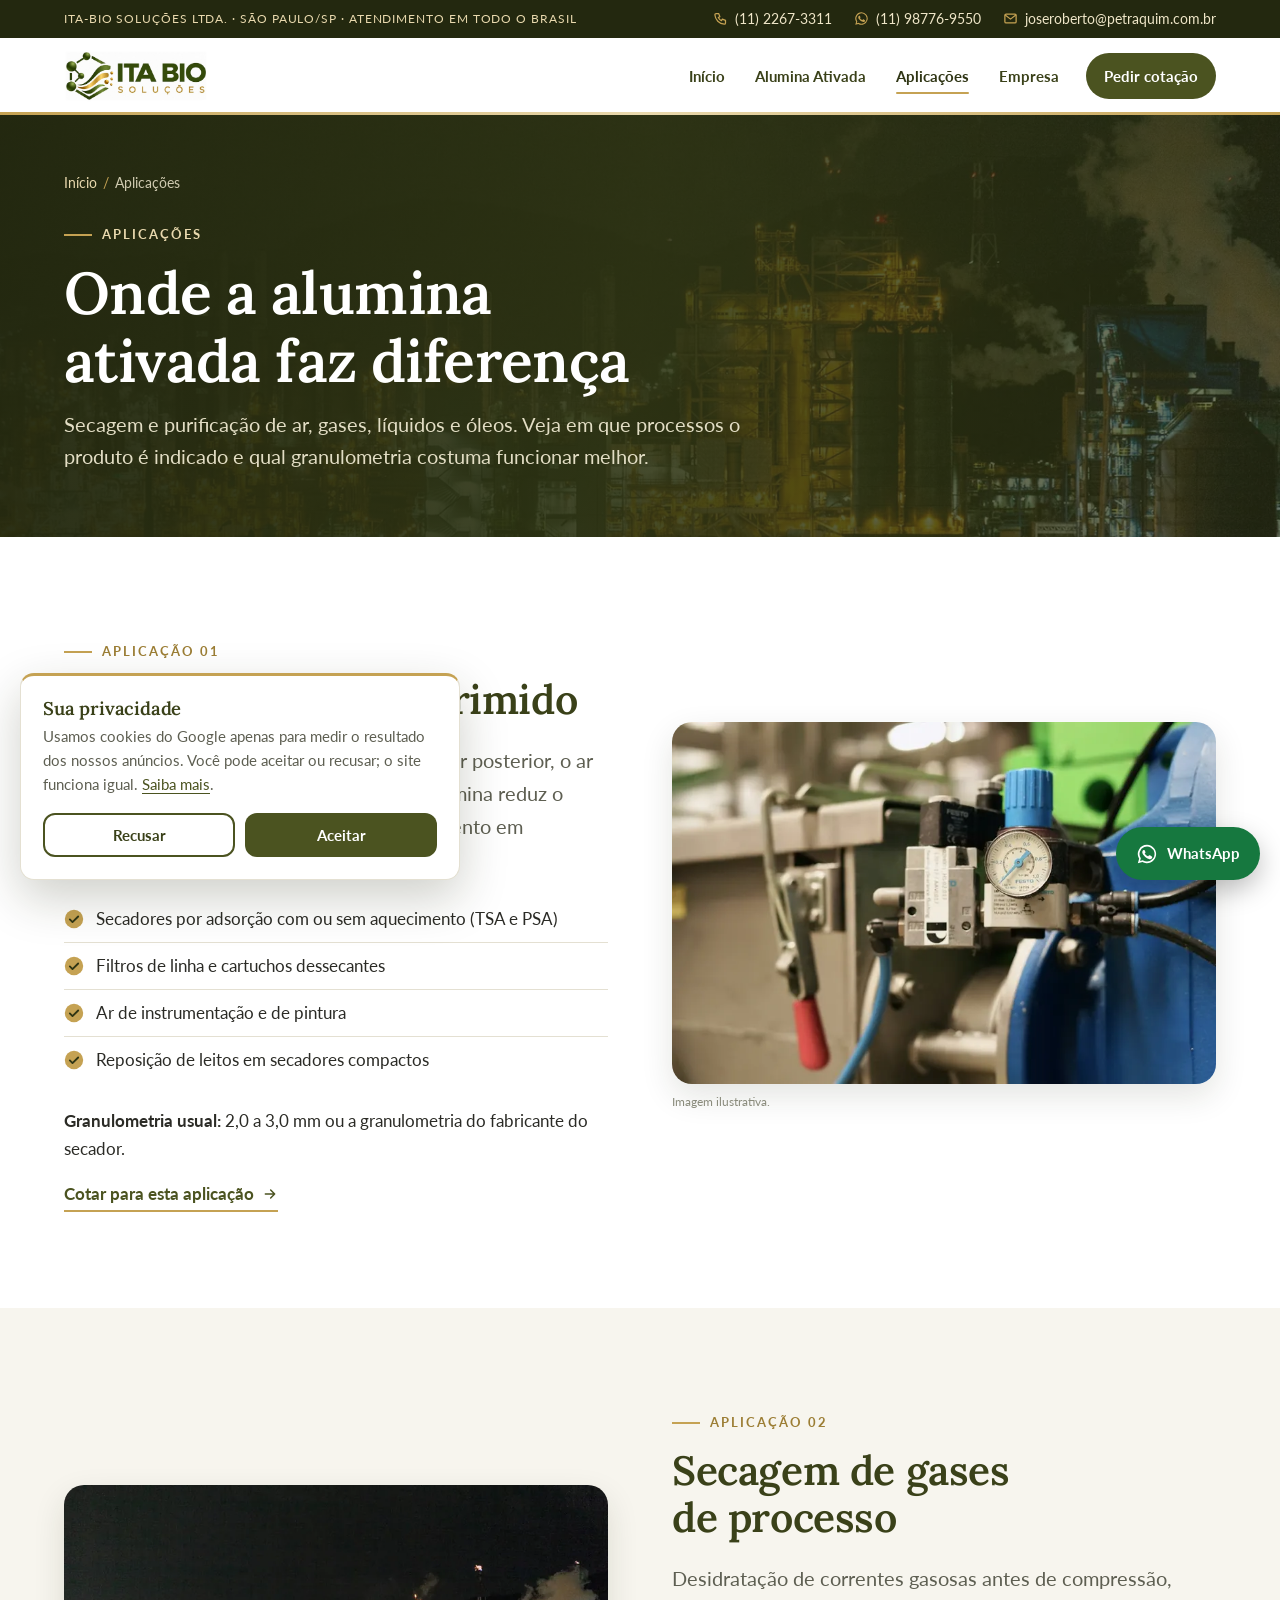
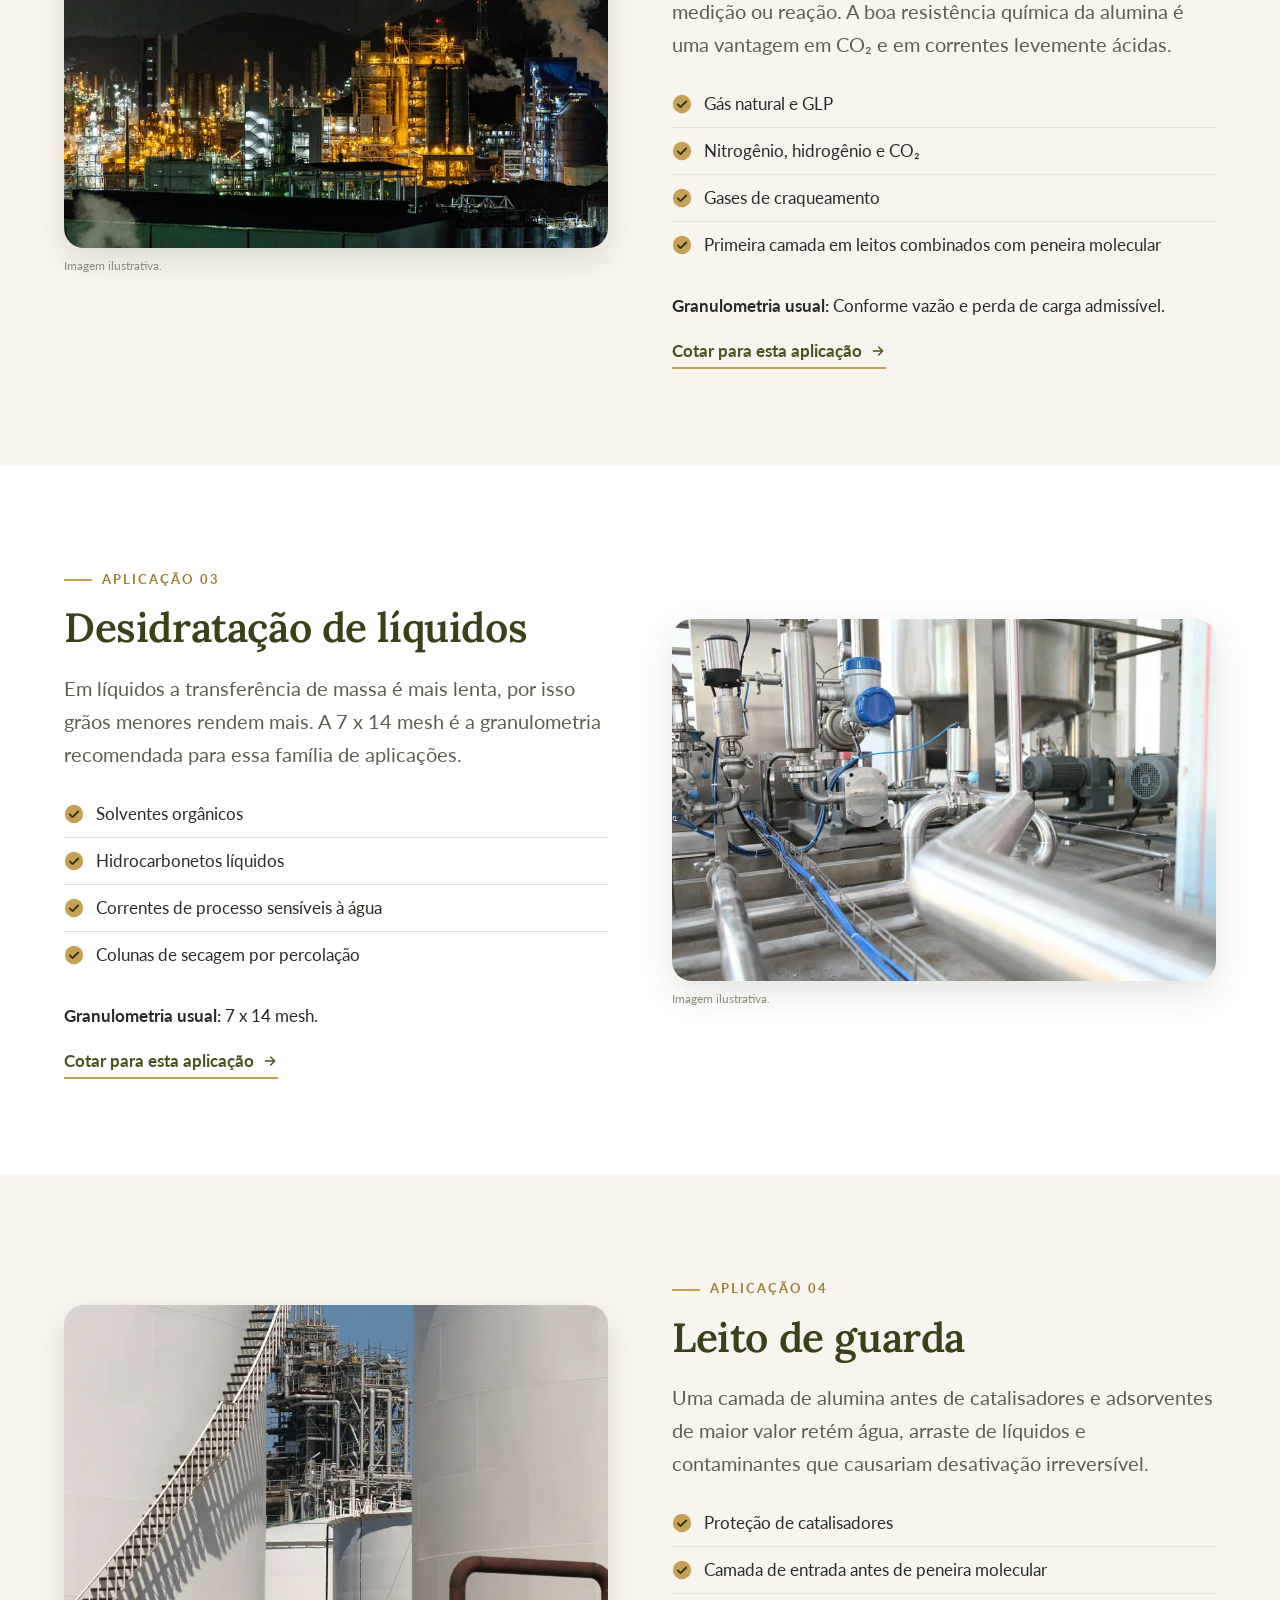
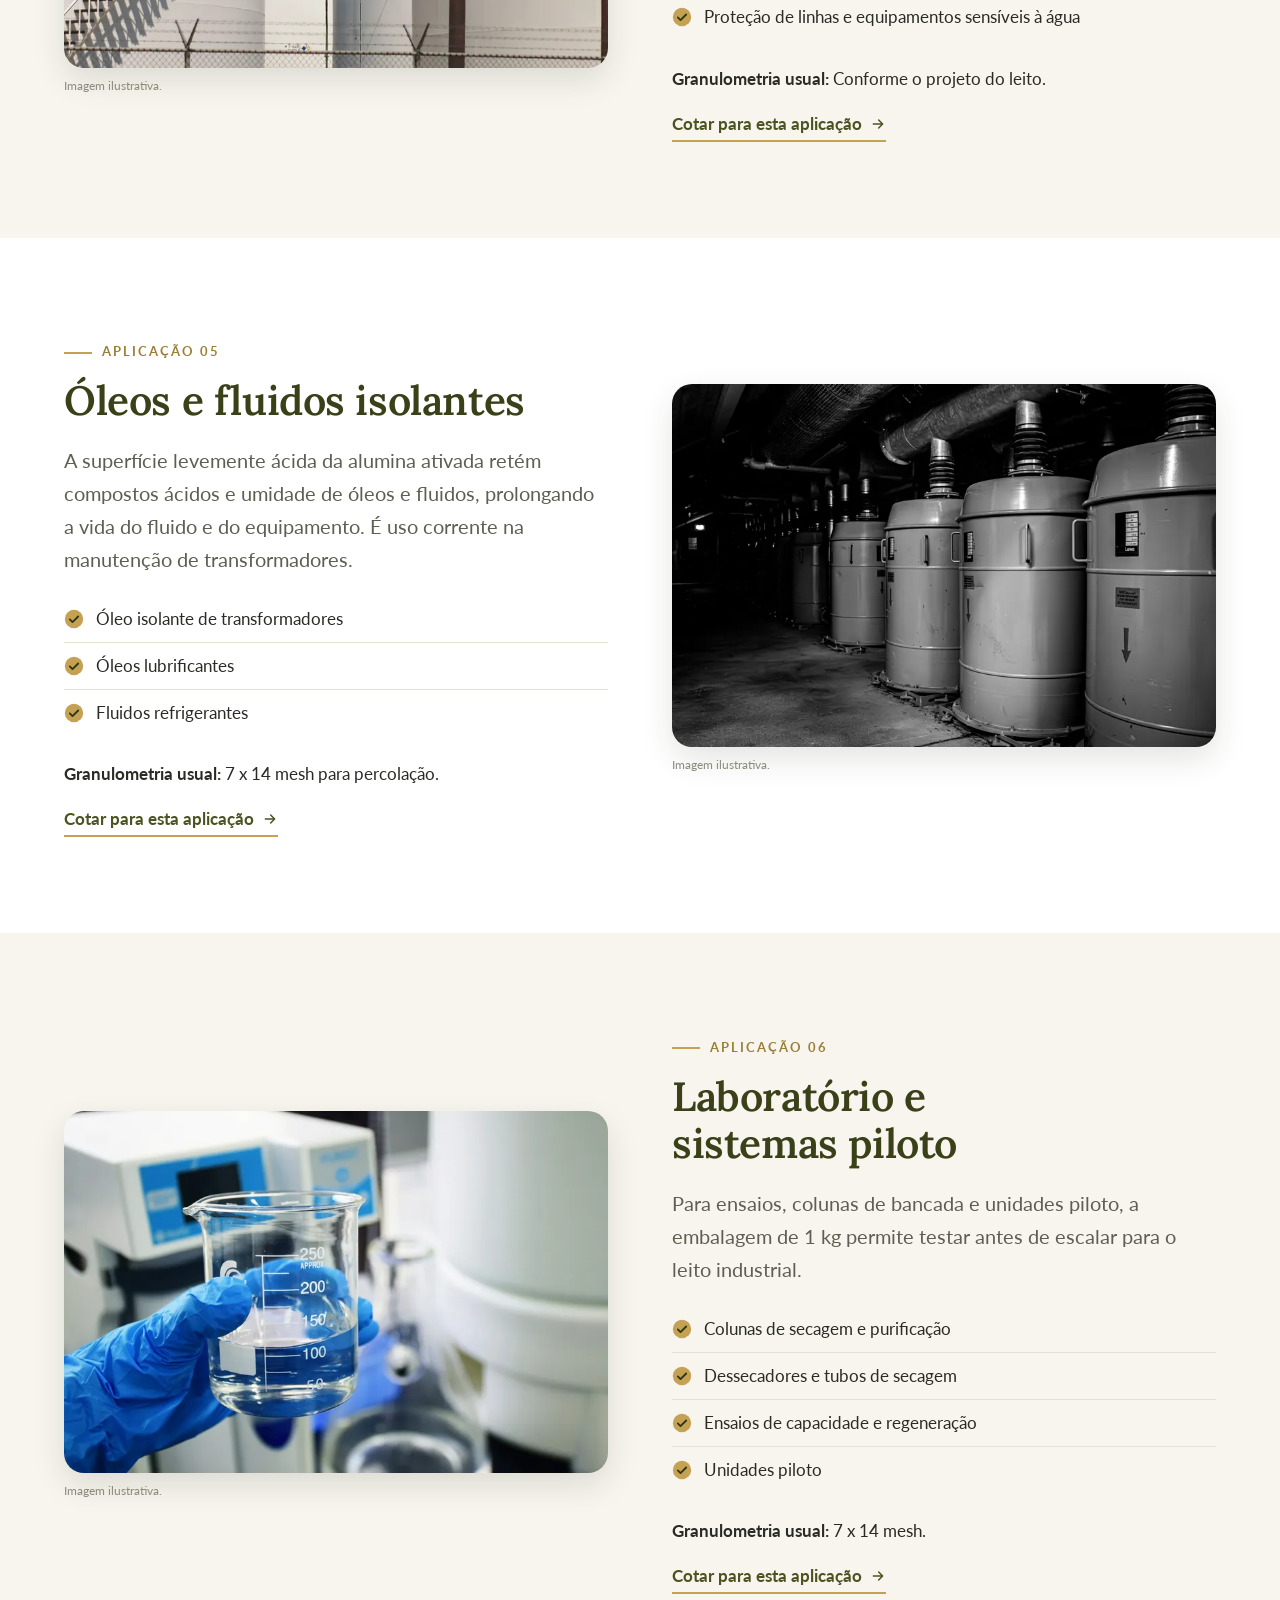
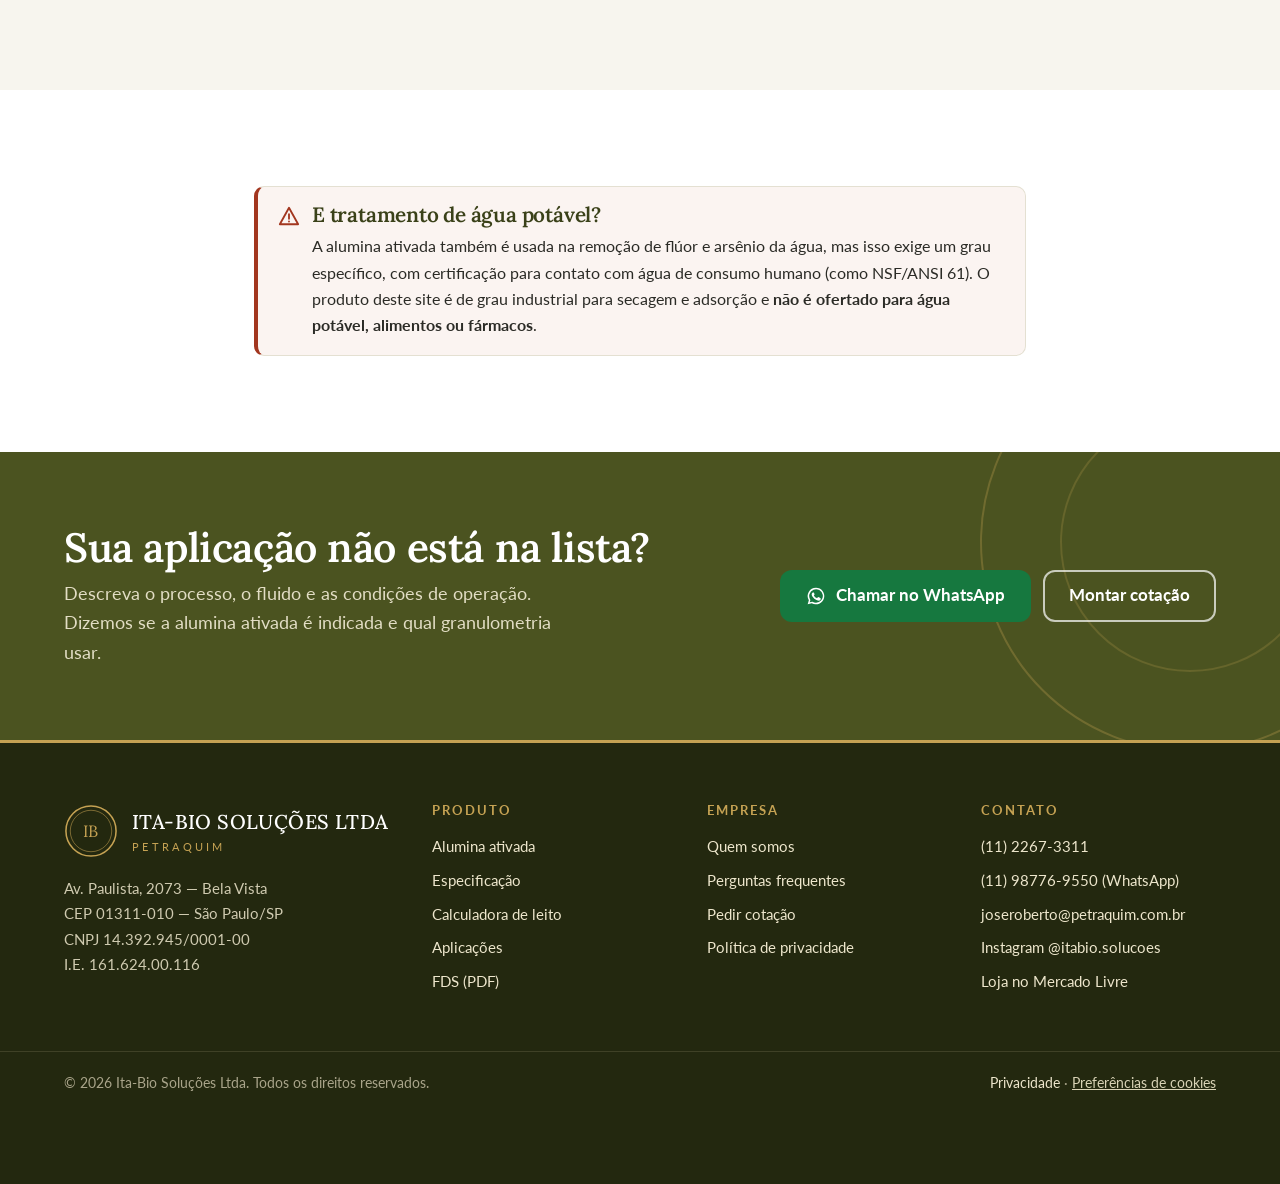
<file: aplicacoes.html>
<!doctype html>
<html lang="pt-BR" class="sem-js">
<head>
<meta charset="utf-8">
<meta name="viewport" content="width=device-width, initial-scale=1, viewport-fit=cover">
<title>Aplicações da alumina ativada: ar comprimido, gases, líquidos e óleos | Petraquim</title>
<meta name="description" content="Onde usar alumina ativada: secagem de ar comprimido, gases de processo, desidratação de líquidos e solventes, leito de guarda, óleos de transformador e laboratório.">
<link rel="canonical" href="https://www.petraquim.com.br/aplicacoes.html">
<meta name="robots" content="index, follow, max-image-preview:large">
<meta name="theme-color" content="#2F3514">
<meta name="format-detection" content="telephone=no">
<link rel="icon" href="favicon.svg" type="image/svg+xml">
<link rel="icon" href="favicon-64.png" type="image/png" sizes="64x64">
<link rel="apple-touch-icon" href="apple-touch-icon.png">
<link rel="manifest" href="site.webmanifest">
<meta property="og:type" content="website">
<meta property="og:locale" content="pt_BR">
<meta property="og:site_name" content="Petraquim · Ita-Bio Soluções">
<meta property="og:title" content="Aplicações da alumina ativada: ar comprimido, gases, líquidos e óleos | Petraquim">
<meta property="og:description" content="Onde usar alumina ativada: secagem de ar comprimido, gases de processo, desidratação de líquidos e solventes, leito de guarda, óleos de transformador e laboratório.">
<meta property="og:url" content="https://www.petraquim.com.br/aplicacoes.html">
<meta property="og:image" content="https://www.petraquim.com.br/assets/img/og-alumina.jpg">
<meta property="og:image:width" content="1200">
<meta property="og:image:height" content="630">
<meta property="og:image:alt" content="Alumina ativada em grânulos esféricos brancos">
<meta name="twitter:card" content="summary_large_image">
<!-- Google: modo de consentimento (LGPD) + Google Tag Manager + tag do Google Ads -->
<script>
window.dataLayer=window.dataLayer||[];function gtag(){dataLayer.push(arguments);}
gtag('consent','default',{ad_storage:'denied',ad_user_data:'denied',ad_personalization:'denied',analytics_storage:'denied',wait_for_update:500});
try{if(localStorage.getItem('pq-consentimento')==='granted'){gtag('consent','update',{ad_storage:'granted',ad_user_data:'granted',ad_personalization:'granted',analytics_storage:'granted'});}}catch(e){}
gtag('js',new Date());gtag('config','AW-18567411730');
(function(w,d,s,l,i){w[l]=w[l]||[];w[l].push({'gtm.start':new Date().getTime(),event:'gtm.js'});var f=d.getElementsByTagName(s)[0],j=d.createElement(s),dl=l!='dataLayer'?'&l='+l:'';j.async=true;j.src='https://www.googletagmanager.com/gtm.js?id='+i+dl;f.parentNode.insertBefore(j,f);})(window,document,'script','dataLayer','GTM-KXJSFW6B');
</script>
<script async src="https://www.googletagmanager.com/gtag/js?id=AW-18567411730"></script>
<link rel="preconnect" href="https://fonts.googleapis.com">
<link rel="preconnect" href="https://fonts.gstatic.com" crossorigin>
<link href="https://fonts.googleapis.com/css2?family=Lato:wght@400;700&family=Lora:wght@500;600&display=swap" rel="stylesheet">
<link rel="stylesheet" href="assets/css/site.css?v=2">
<script type="application/ld+json">{"@context":"https://schema.org","@type":"Organization","@id":"https://www.petraquim.com.br/#organizacao","name":"Ita-Bio Soluções Ltda.","alternateName":["Petraquim","ITA-BIO"],"url":"https://www.petraquim.com.br/","logo":"https://www.petraquim.com.br/assets/img/logo-itabio.png","email":"joseroberto@petraquim.com.br","telephone":"+55-11-2267-3311","taxID":"14.392.945/0001-00","address":{"@type":"PostalAddress","streetAddress":"Av. Paulista, 2073 — Bela Vista","postalCode":"01311-010","addressLocality":"São Paulo","addressRegion":"SP","addressCountry":"BR"},"contactPoint":[{"@type":"ContactPoint","contactType":"sales","telephone":"+55-11-98776-9550","email":"joseroberto@petraquim.com.br","areaServed":"BR","availableLanguage":["pt-BR"]}],"sameAs":["https://www.instagram.com/itabio.solucoes/"]}</script>
<script type="application/ld+json">{"@context":"https://schema.org","@type":"BreadcrumbList","itemListElement":[{"@type":"ListItem","position":1,"name":"Início","item":"https://www.petraquim.com.br/"},{"@type":"ListItem","position":2,"name":"Aplicações"}]}</script>
</head><body>
<noscript><iframe src="https://www.googletagmanager.com/ns.html?id=GTM-KXJSFW6B" height="0" width="0" style="display:none;visibility:hidden" title="Google Tag Manager"></iframe></noscript>
<a class="pular" href="#conteudo">Pular para o conteúdo</a>
<svg width="0" height="0" style="position:absolute" aria-hidden="true" focusable="false">
 <symbol id="i-check" viewBox="0 0 24 24"><circle cx="12" cy="12" r="11" fill="#C5A253"/><path d="M7 12.5l3.2 3.2L17 9" fill="none" stroke="#2F3514" stroke-width="2.2" stroke-linecap="round" stroke-linejoin="round"/></symbol>
 <symbol id="i-wa" viewBox="0 0 24 24"><path fill="currentColor" d="M12 2a10 10 0 0 0-8.6 15.1L2 22l5-1.3A10 10 0 1 0 12 2zm0 18.2a8.2 8.2 0 0 1-4.2-1.2l-.3-.2-3 .8.8-2.9-.2-.3A8.2 8.2 0 1 1 12 20.2zm4.5-6.1c-.2-.1-1.5-.7-1.7-.8s-.4-.1-.6.1-.6.8-.8 1-.3.2-.5.1a6.7 6.7 0 0 1-3.3-2.9c-.3-.4.3-.4.7-1.3.1-.2 0-.3 0-.4l-.8-1.8c-.2-.5-.4-.4-.6-.4h-.5a1 1 0 0 0-.7.3 3 3 0 0 0-.9 2.2 5.2 5.2 0 0 0 1.1 2.7 11.9 11.9 0 0 0 4.6 4c1.7.7 2.3.8 3.2.7a2.7 2.7 0 0 0 1.8-1.3 2.2 2.2 0 0 0 .2-1.3c-.1-.1-.2-.2-.5-.3z"/></symbol>
 <symbol id="i-mail" viewBox="0 0 24 24"><g fill="none" stroke="currentColor" stroke-width="2" stroke-linecap="round" stroke-linejoin="round"><rect x="3" y="5" width="18" height="14" rx="2"/><path d="M3.5 6.5l8.5 6.5 8.5-6.5"/></g></symbol>
 <symbol id="i-fone" viewBox="0 0 24 24"><path fill="none" stroke="currentColor" stroke-width="2" stroke-linecap="round" stroke-linejoin="round" d="M5 4h4l2 5-2.5 1.5a11 11 0 0 0 5 5L15 13l5 2v4a2 2 0 0 1-2 2A16 16 0 0 1 3 6a2 2 0 0 1 2-2"/></symbol>
 <symbol id="i-pin" viewBox="0 0 24 24"><g fill="none" stroke="currentColor" stroke-width="2" stroke-linecap="round" stroke-linejoin="round"><path d="M12 21s-7-6.2-7-11.5a7 7 0 0 1 14 0C19 14.8 12 21 12 21z"/><circle cx="12" cy="9.5" r="2.5"/></g></symbol>
 <symbol id="i-seta" viewBox="0 0 24 24"><path fill="none" stroke="currentColor" stroke-width="2.2" stroke-linecap="round" stroke-linejoin="round" d="M5 12h14M13 6l6 6-6 6"/></symbol>
 <symbol id="i-doc" viewBox="0 0 24 24"><g fill="none" stroke="currentColor" stroke-width="1.8" stroke-linecap="round" stroke-linejoin="round"><path d="M14 3H7a2 2 0 0 0-2 2v14a2 2 0 0 0 2 2h10a2 2 0 0 0 2-2V8z"/><path d="M14 3v5h5M9 13h6M9 17h6"/></g></symbol>
 <symbol id="i-baixar" viewBox="0 0 24 24"><path fill="none" stroke="currentColor" stroke-width="2" stroke-linecap="round" stroke-linejoin="round" d="M12 4v11m0 0l-4.5-4.5M12 15l4.5-4.5M5 20h14"/></symbol>
 <symbol id="i-ar" viewBox="0 0 24 24"><path fill="none" stroke="currentColor" stroke-width="1.8" stroke-linecap="round" stroke-linejoin="round" d="M3 8h11a3 3 0 1 0-3-3M3 12h16a3 3 0 1 1-3 3M3 16h8"/></symbol>
 <symbol id="i-gota" viewBox="0 0 24 24"><path fill="none" stroke="currentColor" stroke-width="1.8" stroke-linecap="round" stroke-linejoin="round" d="M12 3s6 6.6 6 11a6 6 0 0 1-12 0c0-4.4 6-11 6-11zM9 15a3 3 0 0 0 3 3"/></symbol>
 <symbol id="i-escudo" viewBox="0 0 24 24"><path fill="none" stroke="currentColor" stroke-width="1.8" stroke-linecap="round" stroke-linejoin="round" d="M12 3l7 3v5c0 4.5-3 8.3-7 10-4-1.7-7-5.5-7-10V6zM9 12l2 2 4-4"/></symbol>
 <symbol id="i-frasco" viewBox="0 0 24 24"><path fill="none" stroke="currentColor" stroke-width="1.8" stroke-linecap="round" stroke-linejoin="round" d="M9 3h6M10 3v6L5 18a2 2 0 0 0 1.8 3h10.4A2 2 0 0 0 19 18l-5-9V3M7.5 14h9"/></symbol>
 <symbol id="i-chama" viewBox="0 0 24 24"><path fill="none" stroke="currentColor" stroke-width="1.8" stroke-linecap="round" stroke-linejoin="round" d="M12 3c1 3 4 4.5 4 9a4 4 0 0 1-8 0c0-2 1-3 1-3s.5 2 2 2c0-3-1-5 1-8z"/></symbol>
 <symbol id="i-ciclo" viewBox="0 0 24 24"><path fill="none" stroke="currentColor" stroke-width="2" stroke-linecap="round" stroke-linejoin="round" d="M20 12a8 8 0 1 1-2.3-5.7M20 4v4h-4"/></symbol>
 <symbol id="i-caminhao" viewBox="0 0 24 24"><g fill="none" stroke="currentColor" stroke-width="1.8" stroke-linecap="round" stroke-linejoin="round"><path d="M3 6h11v10H3zM14 9h4l3 3v4h-7z"/><circle cx="7" cy="17.5" r="1.8"/><circle cx="17" cy="17.5" r="1.8"/></g></symbol>
 <symbol id="i-caixa" viewBox="0 0 24 24"><g fill="none" stroke="currentColor" stroke-width="1.8" stroke-linecap="round" stroke-linejoin="round"><path d="M21 8l-9-5-9 5 9 5 9-5zM3 8v8l9 5 9-5V8M12 13v8"/></g></symbol>
 <symbol id="i-pessoa" viewBox="0 0 24 24"><g fill="none" stroke="currentColor" stroke-width="1.8" stroke-linecap="round" stroke-linejoin="round"><circle cx="12" cy="8" r="4"/><path d="M4 21a8 8 0 0 1 16 0"/></g></symbol>
 <symbol id="i-lupa" viewBox="0 0 24 24"><g fill="none" stroke="currentColor" stroke-width="1.8" stroke-linecap="round"><circle cx="11" cy="11" r="7"/><path d="M20 20l-4-4"/></g></symbol>
 <symbol id="i-info" viewBox="0 0 24 24"><g fill="none" stroke="currentColor" stroke-width="2" stroke-linecap="round"><circle cx="12" cy="12" r="9"/><path d="M12 11v6M12 7.5v.01"/></g></symbol>
 <symbol id="i-alerta" viewBox="0 0 24 24"><g fill="none" stroke="currentColor" stroke-width="2" stroke-linecap="round" stroke-linejoin="round"><path d="M12 3l10 18H2z"/><path d="M12 10v5M12 18v.01"/></g></symbol>
 <symbol id="i-menu" viewBox="0 0 24 24"><path fill="none" stroke="currentColor" stroke-width="2" stroke-linecap="round" d="M4 7h16M4 12h16M4 17h16"/></symbol>
 <symbol id="i-insta" viewBox="0 0 24 24"><g fill="none" stroke="currentColor" stroke-width="1.8"><rect x="3" y="3" width="18" height="18" rx="5"/><circle cx="12" cy="12" r="4"/><circle cx="17.5" cy="6.5" r=".6" fill="currentColor"/></g></symbol>
 <symbol id="i-carrinho" viewBox="0 0 24 24"><g fill="none" stroke="currentColor" stroke-width="2" stroke-linecap="round" stroke-linejoin="round"><circle cx="9" cy="20" r="1.4"/><circle cx="18" cy="20" r="1.4"/><path d="M2 3h3l2.5 12h11l2-8H6.2"/></g></symbol>
 <symbol id="i-fabrica" viewBox="0 0 24 24"><path fill="none" stroke="currentColor" stroke-width="1.8" stroke-linecap="round" stroke-linejoin="round" d="M3 21V10l6 4V10l6 4V4h4v17zM7 17h2M12 17h2"/></symbol>
 <symbol id="i-medidor" viewBox="0 0 24 24"><g fill="none" stroke="currentColor" stroke-width="1.8" stroke-linecap="round"><path d="M4 18a9 9 0 1 1 16 0"/><path d="M12 14l4-5"/><circle cx="12" cy="14" r="1.3" fill="currentColor"/></g></symbol>
</svg>
<div class="barra">
 <div class="wrap">
  <span class="selo-barra">Ita-Bio Soluções Ltda. · São Paulo/SP · Atendimento em todo o Brasil</span>
  <div class="contatos">
   <a href="tel:+551122673311" data-conv="telefone"><svg><use href="#i-fone"/></svg>(11) 2267-3311</a>
   <a href="https://wa.me/5511987769550?text=Ol%C3%A1!%20Gostaria%20de%20uma%20cota%C3%A7%C3%A3o%20de%20Alumina%20Ativada." target="_blank" rel="noopener" data-conv="whatsapp"><svg><use href="#i-wa"/></svg>(11) 98776-9550</a>
   <a class="email-barra" href="mailto:joseroberto@petraquim.com.br" data-conv="email"><svg><use href="#i-mail"/></svg>joseroberto@petraquim.com.br</a>
  </div>
 </div>
</div>
<header class="topo">
 <div class="wrap">
  <a class="marca" href="index.html" aria-label="Ita-Bio Soluções · Petraquim — página inicial"><img src="assets/img/logo-itabio.png" alt="Ita-Bio Soluções" width="144" height="52"></a>
  <button class="abre-menu" type="button" aria-expanded="false" aria-controls="menu-principal"><svg><use href="#i-menu"/></svg>Menu</button>
  <nav class="menu" id="menu-principal" aria-label="Principal">
   <a href="index.html">Início</a><a href="alumina-ativada.html">Alumina Ativada</a><a href="aplicacoes.html" aria-current="page">Aplicações</a><a href="empresa.html">Empresa</a>
   <a class="menu-cta" href="cotacao.html">Pedir cotação</a>
  </nav>
 </div>
</header>
<main id="conteudo">
<header class="pagina-topo">
 <picture><source type="image/webp" srcset="assets/img/app-gases-800.webp 800w, assets/img/app-gases-1400.webp 1400w" sizes="100vw"><img src="assets/img/app-gases-1400.jpg" srcset="assets/img/app-gases-800.jpg 800w, assets/img/app-gases-1400.jpg 1400w" sizes="100vw" width="1400" height="933" alt="" fetchpriority="high"></picture>
 <div class="wrap">
  <nav class="migalhas" aria-label="Você está em"><ol><li><a href="index.html">Início</a></li><li aria-current="page">Aplicações</li></ol></nav>
  <span class="rotulo claro">Aplicações</span>
  <h1>Onde a alumina ativada faz diferença</h1>
  <p>Secagem e purificação de ar, gases, líquidos e óleos. Veja em que processos o produto é indicado e qual granulometria costuma funcionar melhor.</p>
 </div>
</header>

<section class="secao" id="ar-comprimido" aria-labelledby="t-ar-comprimido">
 <div class="wrap dividido">
  <div class="rv">
   <span class="rotulo">Aplicação 01</span>
   <h2 id="t-ar-comprimido">Secagem de ar comprimido</h2>
   <p class="lead">A aplicação mais comum. Depois do resfriador posterior, o ar continua saturado de umidade; o leito de alumina reduz o ponto de orvalho e evita corrosão, congelamento em expansões e contaminação do produto final.</p>
   <ul class="lista-check"><li><svg><use href="#i-check"/></svg>Secadores por adsorção com ou sem aquecimento (TSA e PSA)</li><li><svg><use href="#i-check"/></svg>Filtros de linha e cartuchos dessecantes</li><li><svg><use href="#i-check"/></svg>Ar de instrumentação e de pintura</li><li><svg><use href="#i-check"/></svg>Reposição de leitos em secadores compactos</li></ul>
   <p><strong>Granulometria usual:</strong> 2,0 a 3,0 mm ou a granulometria do fabricante do secador.</p>
   <a class="link-seta" href="cotacao.html?aplicacao=Secagem%20de%20ar%20comprimido#formulario">Cotar para esta aplicação<svg><use href="#i-seta"/></svg></a>
  </div>
  <div class="lado-midia rv"><picture><source type="image/webp" srcset="assets/img/app-ar-comprimido-800.webp 800w, assets/img/app-ar-comprimido-1400.webp 1400w" sizes="(max-width:980px) 92vw, 560px"><img src="assets/img/app-ar-comprimido-1400.jpg" srcset="assets/img/app-ar-comprimido-800.jpg 800w, assets/img/app-ar-comprimido-1400.jpg 1400w" sizes="(max-width:980px) 92vw, 560px" width="1400" height="934" alt="Regulador e manômetro em linha de ar comprimido" loading="lazy" decoding="async"></picture><p class="credito">Imagem ilustrativa.</p></div>
 </div>
</section>
<section class="secao secao-creme" id="gases" aria-labelledby="t-gases">
 <div class="wrap dividido inverte">
  <div class="rv">
   <span class="rotulo">Aplicação 02</span>
   <h2 id="t-gases">Secagem de gases de processo</h2>
   <p class="lead">Desidratação de correntes gasosas antes de compressão, medição ou reação. A boa resistência química da alumina é uma vantagem em CO₂ e em correntes levemente ácidas.</p>
   <ul class="lista-check"><li><svg><use href="#i-check"/></svg>Gás natural e GLP</li><li><svg><use href="#i-check"/></svg>Nitrogênio, hidrogênio e CO₂</li><li><svg><use href="#i-check"/></svg>Gases de craqueamento</li><li><svg><use href="#i-check"/></svg>Primeira camada em leitos combinados com peneira molecular</li></ul>
   <p><strong>Granulometria usual:</strong> Conforme vazão e perda de carga admissível.</p>
   <a class="link-seta" href="cotacao.html?aplicacao=Secagem%20de%20gases%20de%20processo#formulario">Cotar para esta aplicação<svg><use href="#i-seta"/></svg></a>
  </div>
  <div class="lado-midia rv"><picture><source type="image/webp" srcset="assets/img/app-gases-800.webp 800w, assets/img/app-gases-1400.webp 1400w" sizes="(max-width:980px) 92vw, 560px"><img src="assets/img/app-gases-1400.jpg" srcset="assets/img/app-gases-800.jpg 800w, assets/img/app-gases-1400.jpg 1400w" sizes="(max-width:980px) 92vw, 560px" width="1400" height="933" alt="Planta petroquímica iluminada à noite" loading="lazy" decoding="async"></picture><p class="credito">Imagem ilustrativa.</p></div>
 </div>
</section>
<section class="secao" id="liquidos" aria-labelledby="t-liquidos">
 <div class="wrap dividido">
  <div class="rv">
   <span class="rotulo">Aplicação 03</span>
   <h2 id="t-liquidos">Desidratação de líquidos</h2>
   <p class="lead">Em líquidos a transferência de massa é mais lenta, por isso grãos menores rendem mais. A 7 x 14 mesh é a granulometria recomendada para essa família de aplicações.</p>
   <ul class="lista-check"><li><svg><use href="#i-check"/></svg>Solventes orgânicos</li><li><svg><use href="#i-check"/></svg>Hidrocarbonetos líquidos</li><li><svg><use href="#i-check"/></svg>Correntes de processo sensíveis à água</li><li><svg><use href="#i-check"/></svg>Colunas de secagem por percolação</li></ul>
   <p><strong>Granulometria usual:</strong> 7 x 14 mesh.</p>
   <a class="link-seta" href="cotacao.html?aplicacao=Desidrata%C3%A7%C3%A3o%20de%20l%C3%ADquidos#formulario">Cotar para esta aplicação<svg><use href="#i-seta"/></svg></a>
  </div>
  <div class="lado-midia rv"><picture><source type="image/webp" srcset="assets/img/app-liquidos-800.webp 800w, assets/img/app-liquidos-1400.webp 1400w" sizes="(max-width:980px) 92vw, 560px"><img src="assets/img/app-liquidos-1400.jpg" srcset="assets/img/app-liquidos-800.jpg 800w, assets/img/app-liquidos-1400.jpg 1400w" sizes="(max-width:980px) 92vw, 560px" width="1400" height="933" alt="Tubulações de aço inox em uma planta de processo" loading="lazy" decoding="async"></picture><p class="credito">Imagem ilustrativa.</p></div>
 </div>
</section>
<section class="secao secao-creme" id="guarda" aria-labelledby="t-guarda">
 <div class="wrap dividido inverte">
  <div class="rv">
   <span class="rotulo">Aplicação 04</span>
   <h2 id="t-guarda">Leito de guarda</h2>
   <p class="lead">Uma camada de alumina antes de catalisadores e adsorventes de maior valor retém água, arraste de líquidos e contaminantes que causariam desativação irreversível.</p>
   <ul class="lista-check"><li><svg><use href="#i-check"/></svg>Proteção de catalisadores</li><li><svg><use href="#i-check"/></svg>Camada de entrada antes de peneira molecular</li><li><svg><use href="#i-check"/></svg>Proteção de linhas e equipamentos sensíveis à água</li></ul>
   <p><strong>Granulometria usual:</strong> Conforme o projeto do leito.</p>
   <a class="link-seta" href="cotacao.html?aplicacao=Leito%20de%20guarda#formulario">Cotar para esta aplicação<svg><use href="#i-seta"/></svg></a>
  </div>
  <div class="lado-midia rv"><picture><source type="image/webp" srcset="assets/img/app-guarda-800.webp 800w, assets/img/app-guarda-1400.webp 1400w" sizes="(max-width:980px) 92vw, 560px"><img src="assets/img/app-guarda-1400.jpg" srcset="assets/img/app-guarda-800.jpg 800w, assets/img/app-guarda-1400.jpg 1400w" sizes="(max-width:980px) 92vw, 560px" width="1400" height="933" alt="Tanques industriais de armazenamento" loading="lazy" decoding="async"></picture><p class="credito">Imagem ilustrativa.</p></div>
 </div>
</section>
<section class="secao" id="oleos" aria-labelledby="t-oleos">
 <div class="wrap dividido">
  <div class="rv">
   <span class="rotulo">Aplicação 05</span>
   <h2 id="t-oleos">Óleos e fluidos isolantes</h2>
   <p class="lead">A superfície levemente ácida da alumina ativada retém compostos ácidos e umidade de óleos e fluidos, prolongando a vida do fluido e do equipamento. É uso corrente na manutenção de transformadores.</p>
   <ul class="lista-check"><li><svg><use href="#i-check"/></svg>Óleo isolante de transformadores</li><li><svg><use href="#i-check"/></svg>Óleos lubrificantes</li><li><svg><use href="#i-check"/></svg>Fluidos refrigerantes</li></ul>
   <p><strong>Granulometria usual:</strong> 7 x 14 mesh para percolação.</p>
   <a class="link-seta" href="cotacao.html?aplicacao=%C3%93leos%20e%20fluidos%20isolantes#formulario">Cotar para esta aplicação<svg><use href="#i-seta"/></svg></a>
  </div>
  <div class="lado-midia rv"><picture><source type="image/webp" srcset="assets/img/app-oleos-800.webp 800w, assets/img/app-oleos-1400.webp 1400w" sizes="(max-width:980px) 92vw, 560px"><img src="assets/img/app-oleos-1400.jpg" srcset="assets/img/app-oleos-800.jpg 800w, assets/img/app-oleos-1400.jpg 1400w" sizes="(max-width:980px) 92vw, 560px" width="1400" height="933" alt="Equipamentos elétricos industriais" loading="lazy" decoding="async"></picture><p class="credito">Imagem ilustrativa.</p></div>
 </div>
</section>
<section class="secao secao-creme" id="laboratorio" aria-labelledby="t-laboratorio">
 <div class="wrap dividido inverte">
  <div class="rv">
   <span class="rotulo">Aplicação 06</span>
   <h2 id="t-laboratorio">Laboratório e sistemas piloto</h2>
   <p class="lead">Para ensaios, colunas de bancada e unidades piloto, a embalagem de 1 kg permite testar antes de escalar para o leito industrial.</p>
   <ul class="lista-check"><li><svg><use href="#i-check"/></svg>Colunas de secagem e purificação</li><li><svg><use href="#i-check"/></svg>Dessecadores e tubos de secagem</li><li><svg><use href="#i-check"/></svg>Ensaios de capacidade e regeneração</li><li><svg><use href="#i-check"/></svg>Unidades piloto</li></ul>
   <p><strong>Granulometria usual:</strong> 7 x 14 mesh.</p>
   <a class="link-seta" href="cotacao.html?aplicacao=Laborat%C3%B3rio%20e%20sistemas%20piloto#formulario">Cotar para esta aplicação<svg><use href="#i-seta"/></svg></a>
  </div>
  <div class="lado-midia rv"><picture><source type="image/webp" srcset="assets/img/app-laboratorio-800.webp 800w, assets/img/app-laboratorio-1400.webp 1400w" sizes="(max-width:980px) 92vw, 560px"><img src="assets/img/app-laboratorio-1400.jpg" srcset="assets/img/app-laboratorio-800.jpg 800w, assets/img/app-laboratorio-1400.jpg 1400w" sizes="(max-width:980px) 92vw, 560px" width="1400" height="933" alt="Mão com luva segurando béquer em laboratório" loading="lazy" decoding="async"></picture><p class="credito">Imagem ilustrativa.</p></div>
 </div>
</section>
<section class="secao" aria-labelledby="t-agua">
 <div class="wrap wrap-estreito">
  <div class="nota alerta rv" style="margin-top:0"><svg><use href="#i-alerta"/></svg><div><h2 id="t-agua" style="font-size:1.3rem;margin-bottom:6px">E tratamento de água potável?</h2><p>A alumina ativada também é usada na remoção de flúor e arsênio da água, mas isso exige um grau específico, com certificação para contato com água de consumo humano (como NSF/ANSI 61). O produto deste site é de grau industrial para secagem e adsorção e <strong>não é ofertado para água potável, alimentos ou fármacos</strong>.</p></div></div>
 </div>
</section>

<section class="cta-final" aria-labelledby="cta-titulo">
 <div class="wrap">
  <div>
   <h2 id="cta-titulo">Sua aplicação não está na lista?</h2>
   <p>Descreva o processo, o fluido e as condições de operação. Dizemos se a alumina ativada é indicada e qual granulometria usar.</p>
  </div>
  <div class="botoes">
   <a class="btn btn-wa" href="https://wa.me/5511987769550?text=Ol%C3%A1!%20Gostaria%20de%20uma%20cota%C3%A7%C3%A3o%20de%20Alumina%20Ativada." target="_blank" rel="noopener" data-conv="whatsapp"><svg><use href="#i-wa"/></svg>Chamar no WhatsApp</a>
   <a class="btn btn-claro" href="cotacao.html">Montar cotação</a>
  </div>
 </div>
</section></main>
<footer class="rodape">
 <div class="wrap colunas">
  <div>
   <div class="assinatura-marca"><svg viewBox="0 0 56 56" aria-hidden="true"><circle cx="28" cy="28" r="26" fill="none" stroke="#C5A253" stroke-width="1.6"/><circle cx="28" cy="28" r="21.5" fill="none" stroke="#C5A253" stroke-width=".8" opacity=".7"/><text x="28" y="34.5" text-anchor="middle" font-family="Lora,Georgia,serif" font-size="17" fill="#C5A253" letter-spacing=".5">IB</text></svg><div><strong>ITA-BIO SOLUÇÕES LTDA</strong><span>Petraquim</span></div></div>
   <address>
    Av. Paulista, 2073 — Bela Vista<br>
    CEP 01311-010 — São Paulo/SP<br>
    CNPJ 14.392.945/0001-00<br>
    I.E. 161.624.00.116
   </address>
  </div>
  <div>
   <h2>Produto</h2>
   <ul>
    <li><a href="alumina-ativada.html">Alumina ativada</a></li>
    <li><a href="alumina-ativada.html#especificacao">Especificação</a></li>
    <li><a href="alumina-ativada.html#calculadora">Calculadora de leito</a></li>
    <li><a href="aplicacoes.html">Aplicações</a></li>
    <li><a href="FDS-Alumina-Ativada-Ita-Bio.pdf" download data-conv="fds">FDS (PDF)</a></li>
   </ul>
  </div>
  <div>
   <h2>Empresa</h2>
   <ul>
    <li><a href="empresa.html">Quem somos</a></li>
    <li><a href="alumina-ativada.html#perguntas">Perguntas frequentes</a></li>
    <li><a href="cotacao.html">Pedir cotação</a></li>
    <li><a href="politica-de-privacidade.html">Política de privacidade</a></li>
   </ul>
  </div>
  <div>
   <h2>Contato</h2>
   <ul>
    <li><a href="tel:+551122673311" data-conv="telefone">(11) 2267-3311</a></li>
    <li><a href="https://wa.me/5511987769550?text=Ol%C3%A1!%20Gostaria%20de%20uma%20cota%C3%A7%C3%A3o%20de%20Alumina%20Ativada." target="_blank" rel="noopener" data-conv="whatsapp">(11) 98776-9550 (WhatsApp)</a></li>
    <li><a href="mailto:joseroberto@petraquim.com.br" data-conv="email">joseroberto@petraquim.com.br</a></li>
    <li><a href="https://www.instagram.com/itabio.solucoes/" target="_blank" rel="noopener">Instagram @itabio.solucoes</a></li>
    <li><a href="https://produto.mercadolivre.com.br/MLB-7984362474" target="_blank" rel="noopener" data-conv="mercadolivre">Loja no Mercado Livre</a></li>
   </ul>
  </div>
 </div>
 <div class="base">
  <div class="wrap">
   <span>© <span data-ano>2026</span> Ita-Bio Soluções Ltda. Todos os direitos reservados.</span>
   <span><a href="politica-de-privacidade.html">Privacidade</a> · <button type="button" data-abre-consentimento>Preferências de cookies</button></span>
  </div>
 </div>
</footer>
<a class="wa-flutuante" href="https://wa.me/5511987769550?text=Ol%C3%A1!%20Gostaria%20de%20uma%20cota%C3%A7%C3%A3o%20de%20Alumina%20Ativada." target="_blank" rel="noopener" data-conv="whatsapp" aria-label="Falar pelo WhatsApp"><svg><use href="#i-wa"/></svg><span>WhatsApp</span></a>
<div class="consentimento" id="consentimento" role="dialog" aria-labelledby="consent-titulo" aria-live="polite">
 <h2 id="consent-titulo">Sua privacidade</h2>
 <p>Usamos cookies do Google apenas para medir o resultado dos nossos anúncios. Você pode aceitar ou recusar; o site funciona igual. <a href="politica-de-privacidade.html">Saiba mais</a>.</p>
 <div class="botoes"><button class="btn btn-contorno" type="button" data-consent="recusar">Recusar</button><button class="btn btn-primario" type="button" data-consent="aceitar">Aceitar</button></div>
</div>
<script src="assets/js/site.js?v=2" defer></script>
</body>
</html>
</file>
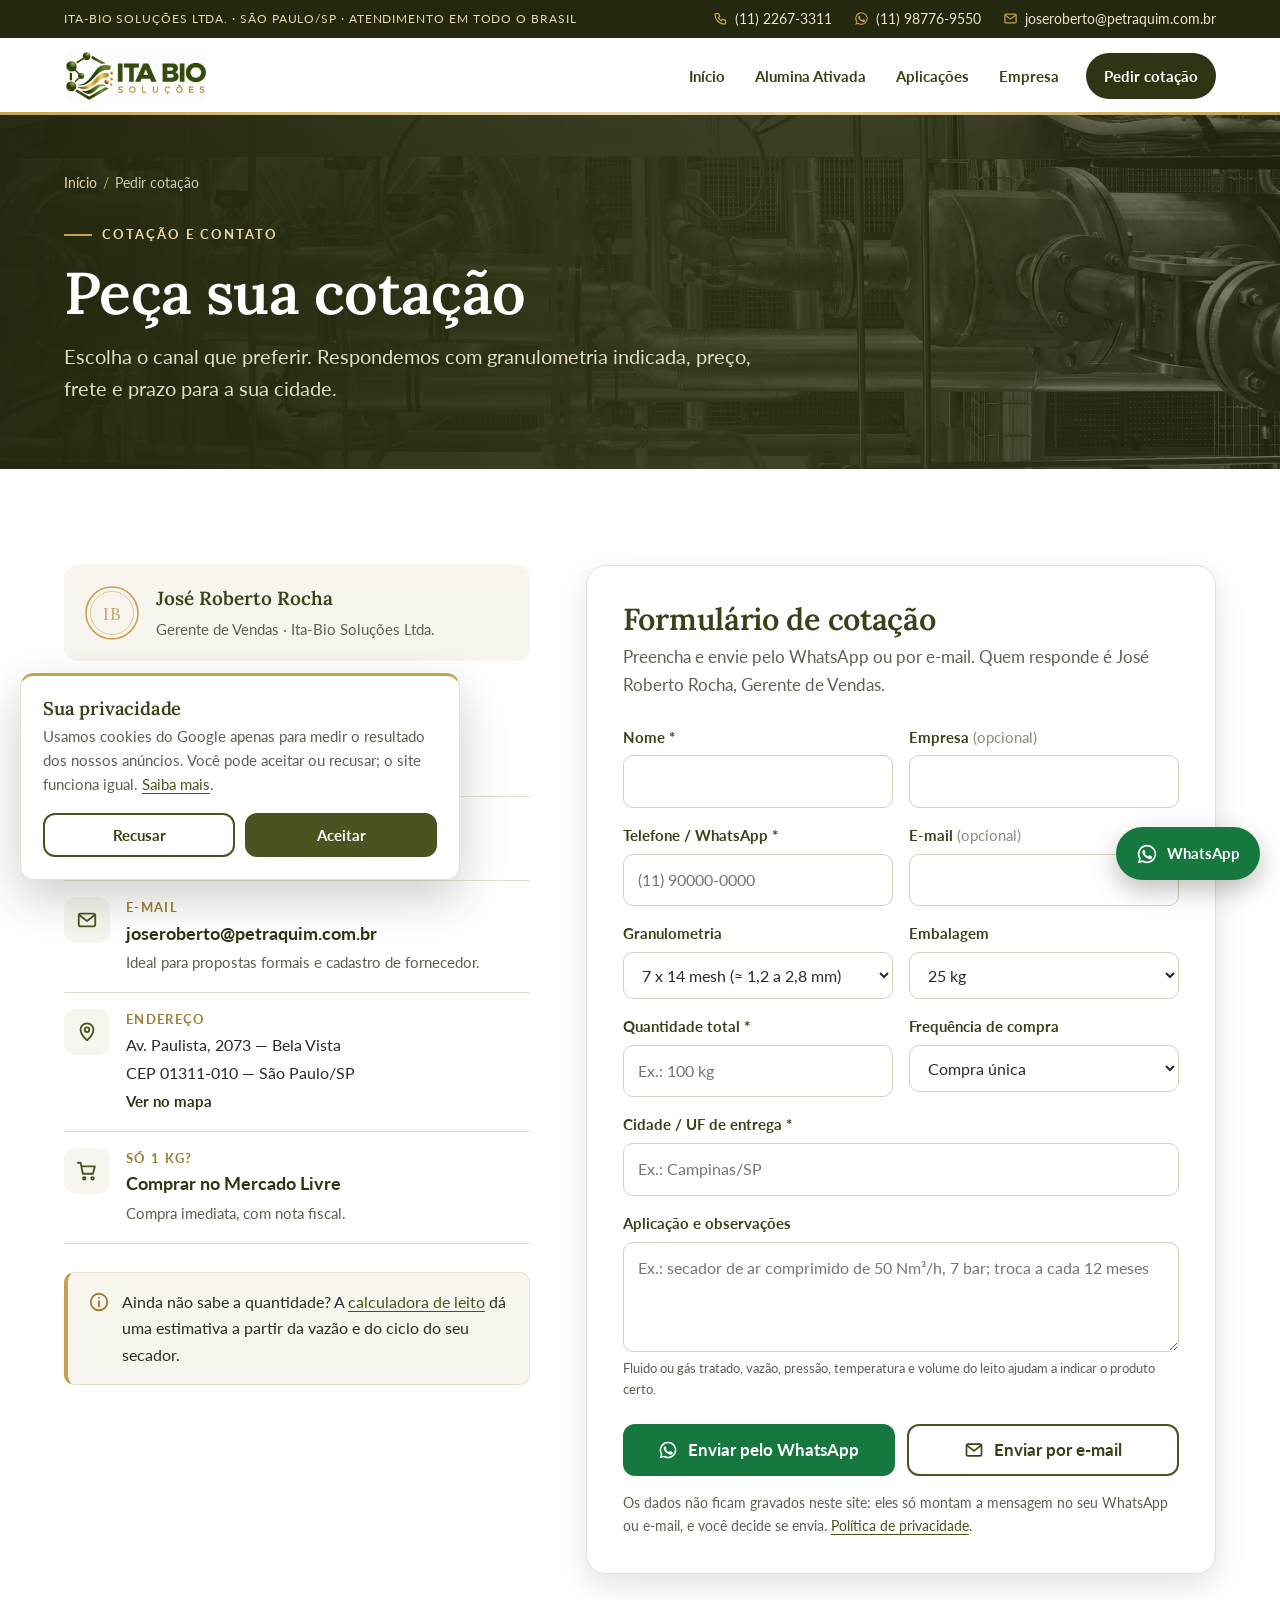
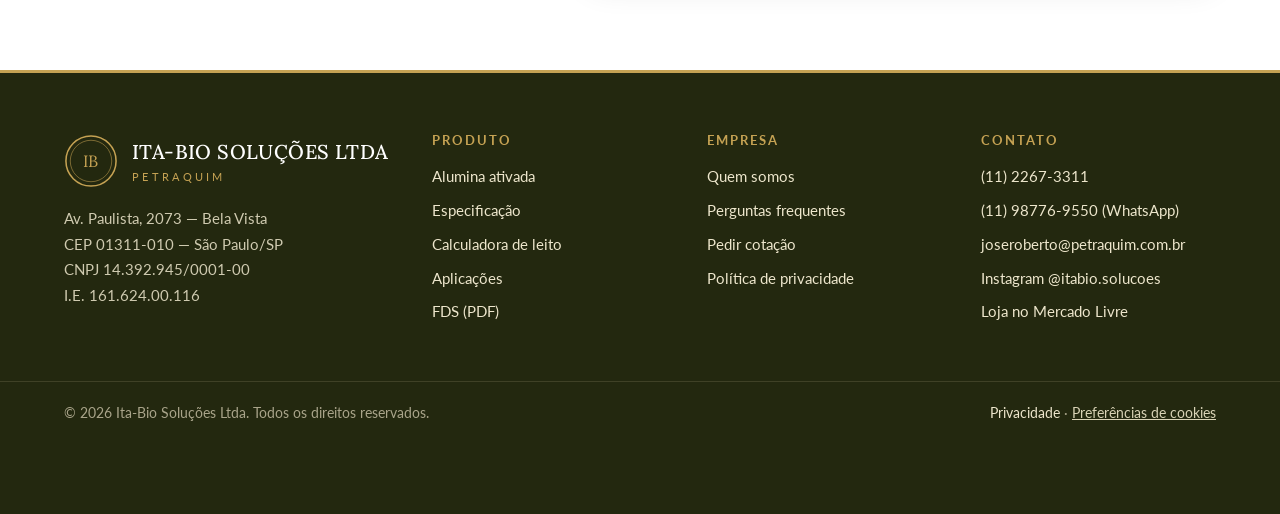
<file: cotacao.html>
<!doctype html>
<html lang="pt-BR" class="sem-js">
<head>
<meta charset="utf-8">
<meta name="viewport" content="width=device-width, initial-scale=1, viewport-fit=cover">
<title>Pedir cotação de alumina ativada | Petraquim · Ita-Bio Soluções</title>
<meta name="description" content="Peça sua cotação de alumina ativada pelo WhatsApp, e-mail ou telefone. Atendimento direto com o gerente de vendas. De 1 kg a 1.000 kg, envio para todo o Brasil.">
<link rel="canonical" href="https://www.petraquim.com.br/cotacao.html">
<meta name="robots" content="index, follow, max-image-preview:large">
<meta name="theme-color" content="#2F3514">
<meta name="format-detection" content="telephone=no">
<link rel="icon" href="favicon.svg" type="image/svg+xml">
<link rel="icon" href="favicon-64.png" type="image/png" sizes="64x64">
<link rel="apple-touch-icon" href="apple-touch-icon.png">
<link rel="manifest" href="site.webmanifest">
<meta property="og:type" content="website">
<meta property="og:locale" content="pt_BR">
<meta property="og:site_name" content="Petraquim · Ita-Bio Soluções">
<meta property="og:title" content="Pedir cotação de alumina ativada | Petraquim · Ita-Bio Soluções">
<meta property="og:description" content="Peça sua cotação de alumina ativada pelo WhatsApp, e-mail ou telefone. Atendimento direto com o gerente de vendas. De 1 kg a 1.000 kg, envio para todo o Brasil.">
<meta property="og:url" content="https://www.petraquim.com.br/cotacao.html">
<meta property="og:image" content="https://www.petraquim.com.br/assets/img/og-alumina.jpg">
<meta property="og:image:width" content="1200">
<meta property="og:image:height" content="630">
<meta property="og:image:alt" content="Alumina ativada em grânulos esféricos brancos">
<meta name="twitter:card" content="summary_large_image">
<!-- Google: modo de consentimento (LGPD) + Google Tag Manager + tag do Google Ads -->
<script>
window.dataLayer=window.dataLayer||[];function gtag(){dataLayer.push(arguments);}
gtag('consent','default',{ad_storage:'denied',ad_user_data:'denied',ad_personalization:'denied',analytics_storage:'denied',wait_for_update:500});
try{if(localStorage.getItem('pq-consentimento')==='granted'){gtag('consent','update',{ad_storage:'granted',ad_user_data:'granted',ad_personalization:'granted',analytics_storage:'granted'});}}catch(e){}
gtag('js',new Date());gtag('config','AW-18567411730');
(function(w,d,s,l,i){w[l]=w[l]||[];w[l].push({'gtm.start':new Date().getTime(),event:'gtm.js'});var f=d.getElementsByTagName(s)[0],j=d.createElement(s),dl=l!='dataLayer'?'&l='+l:'';j.async=true;j.src='https://www.googletagmanager.com/gtm.js?id='+i+dl;f.parentNode.insertBefore(j,f);})(window,document,'script','dataLayer','GTM-KXJSFW6B');
</script>
<script async src="https://www.googletagmanager.com/gtag/js?id=AW-18567411730"></script>
<link rel="preconnect" href="https://fonts.googleapis.com">
<link rel="preconnect" href="https://fonts.gstatic.com" crossorigin>
<link href="https://fonts.googleapis.com/css2?family=Lato:wght@400;700&family=Lora:wght@500;600&display=swap" rel="stylesheet">
<link rel="stylesheet" href="assets/css/site.css?v=2">
<script type="application/ld+json">{"@context":"https://schema.org","@type":"Organization","@id":"https://www.petraquim.com.br/#organizacao","name":"Ita-Bio Soluções Ltda.","alternateName":["Petraquim","ITA-BIO"],"url":"https://www.petraquim.com.br/","logo":"https://www.petraquim.com.br/assets/img/logo-itabio.png","email":"joseroberto@petraquim.com.br","telephone":"+55-11-2267-3311","taxID":"14.392.945/0001-00","address":{"@type":"PostalAddress","streetAddress":"Av. Paulista, 2073 — Bela Vista","postalCode":"01311-010","addressLocality":"São Paulo","addressRegion":"SP","addressCountry":"BR"},"contactPoint":[{"@type":"ContactPoint","contactType":"sales","telephone":"+55-11-98776-9550","email":"joseroberto@petraquim.com.br","areaServed":"BR","availableLanguage":["pt-BR"]}],"sameAs":["https://www.instagram.com/itabio.solucoes/"]}</script>
<script type="application/ld+json">{"@context":"https://schema.org","@type":"ContactPage","name":"Pedir cotação de alumina ativada","url":"https://www.petraquim.com.br/cotacao.html","about":{"@id":"https://www.petraquim.com.br/#organizacao"}}</script>
<script type="application/ld+json">{"@context":"https://schema.org","@type":"BreadcrumbList","itemListElement":[{"@type":"ListItem","position":1,"name":"Início","item":"https://www.petraquim.com.br/"},{"@type":"ListItem","position":2,"name":"Pedir cotação"}]}</script>
</head><body>
<noscript><iframe src="https://www.googletagmanager.com/ns.html?id=GTM-KXJSFW6B" height="0" width="0" style="display:none;visibility:hidden" title="Google Tag Manager"></iframe></noscript>
<a class="pular" href="#conteudo">Pular para o conteúdo</a>
<svg width="0" height="0" style="position:absolute" aria-hidden="true" focusable="false">
 <symbol id="i-check" viewBox="0 0 24 24"><circle cx="12" cy="12" r="11" fill="#C5A253"/><path d="M7 12.5l3.2 3.2L17 9" fill="none" stroke="#2F3514" stroke-width="2.2" stroke-linecap="round" stroke-linejoin="round"/></symbol>
 <symbol id="i-wa" viewBox="0 0 24 24"><path fill="currentColor" d="M12 2a10 10 0 0 0-8.6 15.1L2 22l5-1.3A10 10 0 1 0 12 2zm0 18.2a8.2 8.2 0 0 1-4.2-1.2l-.3-.2-3 .8.8-2.9-.2-.3A8.2 8.2 0 1 1 12 20.2zm4.5-6.1c-.2-.1-1.5-.7-1.7-.8s-.4-.1-.6.1-.6.8-.8 1-.3.2-.5.1a6.7 6.7 0 0 1-3.3-2.9c-.3-.4.3-.4.7-1.3.1-.2 0-.3 0-.4l-.8-1.8c-.2-.5-.4-.4-.6-.4h-.5a1 1 0 0 0-.7.3 3 3 0 0 0-.9 2.2 5.2 5.2 0 0 0 1.1 2.7 11.9 11.9 0 0 0 4.6 4c1.7.7 2.3.8 3.2.7a2.7 2.7 0 0 0 1.8-1.3 2.2 2.2 0 0 0 .2-1.3c-.1-.1-.2-.2-.5-.3z"/></symbol>
 <symbol id="i-mail" viewBox="0 0 24 24"><g fill="none" stroke="currentColor" stroke-width="2" stroke-linecap="round" stroke-linejoin="round"><rect x="3" y="5" width="18" height="14" rx="2"/><path d="M3.5 6.5l8.5 6.5 8.5-6.5"/></g></symbol>
 <symbol id="i-fone" viewBox="0 0 24 24"><path fill="none" stroke="currentColor" stroke-width="2" stroke-linecap="round" stroke-linejoin="round" d="M5 4h4l2 5-2.5 1.5a11 11 0 0 0 5 5L15 13l5 2v4a2 2 0 0 1-2 2A16 16 0 0 1 3 6a2 2 0 0 1 2-2"/></symbol>
 <symbol id="i-pin" viewBox="0 0 24 24"><g fill="none" stroke="currentColor" stroke-width="2" stroke-linecap="round" stroke-linejoin="round"><path d="M12 21s-7-6.2-7-11.5a7 7 0 0 1 14 0C19 14.8 12 21 12 21z"/><circle cx="12" cy="9.5" r="2.5"/></g></symbol>
 <symbol id="i-seta" viewBox="0 0 24 24"><path fill="none" stroke="currentColor" stroke-width="2.2" stroke-linecap="round" stroke-linejoin="round" d="M5 12h14M13 6l6 6-6 6"/></symbol>
 <symbol id="i-doc" viewBox="0 0 24 24"><g fill="none" stroke="currentColor" stroke-width="1.8" stroke-linecap="round" stroke-linejoin="round"><path d="M14 3H7a2 2 0 0 0-2 2v14a2 2 0 0 0 2 2h10a2 2 0 0 0 2-2V8z"/><path d="M14 3v5h5M9 13h6M9 17h6"/></g></symbol>
 <symbol id="i-baixar" viewBox="0 0 24 24"><path fill="none" stroke="currentColor" stroke-width="2" stroke-linecap="round" stroke-linejoin="round" d="M12 4v11m0 0l-4.5-4.5M12 15l4.5-4.5M5 20h14"/></symbol>
 <symbol id="i-ar" viewBox="0 0 24 24"><path fill="none" stroke="currentColor" stroke-width="1.8" stroke-linecap="round" stroke-linejoin="round" d="M3 8h11a3 3 0 1 0-3-3M3 12h16a3 3 0 1 1-3 3M3 16h8"/></symbol>
 <symbol id="i-gota" viewBox="0 0 24 24"><path fill="none" stroke="currentColor" stroke-width="1.8" stroke-linecap="round" stroke-linejoin="round" d="M12 3s6 6.6 6 11a6 6 0 0 1-12 0c0-4.4 6-11 6-11zM9 15a3 3 0 0 0 3 3"/></symbol>
 <symbol id="i-escudo" viewBox="0 0 24 24"><path fill="none" stroke="currentColor" stroke-width="1.8" stroke-linecap="round" stroke-linejoin="round" d="M12 3l7 3v5c0 4.5-3 8.3-7 10-4-1.7-7-5.5-7-10V6zM9 12l2 2 4-4"/></symbol>
 <symbol id="i-frasco" viewBox="0 0 24 24"><path fill="none" stroke="currentColor" stroke-width="1.8" stroke-linecap="round" stroke-linejoin="round" d="M9 3h6M10 3v6L5 18a2 2 0 0 0 1.8 3h10.4A2 2 0 0 0 19 18l-5-9V3M7.5 14h9"/></symbol>
 <symbol id="i-chama" viewBox="0 0 24 24"><path fill="none" stroke="currentColor" stroke-width="1.8" stroke-linecap="round" stroke-linejoin="round" d="M12 3c1 3 4 4.5 4 9a4 4 0 0 1-8 0c0-2 1-3 1-3s.5 2 2 2c0-3-1-5 1-8z"/></symbol>
 <symbol id="i-ciclo" viewBox="0 0 24 24"><path fill="none" stroke="currentColor" stroke-width="2" stroke-linecap="round" stroke-linejoin="round" d="M20 12a8 8 0 1 1-2.3-5.7M20 4v4h-4"/></symbol>
 <symbol id="i-caminhao" viewBox="0 0 24 24"><g fill="none" stroke="currentColor" stroke-width="1.8" stroke-linecap="round" stroke-linejoin="round"><path d="M3 6h11v10H3zM14 9h4l3 3v4h-7z"/><circle cx="7" cy="17.5" r="1.8"/><circle cx="17" cy="17.5" r="1.8"/></g></symbol>
 <symbol id="i-caixa" viewBox="0 0 24 24"><g fill="none" stroke="currentColor" stroke-width="1.8" stroke-linecap="round" stroke-linejoin="round"><path d="M21 8l-9-5-9 5 9 5 9-5zM3 8v8l9 5 9-5V8M12 13v8"/></g></symbol>
 <symbol id="i-pessoa" viewBox="0 0 24 24"><g fill="none" stroke="currentColor" stroke-width="1.8" stroke-linecap="round" stroke-linejoin="round"><circle cx="12" cy="8" r="4"/><path d="M4 21a8 8 0 0 1 16 0"/></g></symbol>
 <symbol id="i-lupa" viewBox="0 0 24 24"><g fill="none" stroke="currentColor" stroke-width="1.8" stroke-linecap="round"><circle cx="11" cy="11" r="7"/><path d="M20 20l-4-4"/></g></symbol>
 <symbol id="i-info" viewBox="0 0 24 24"><g fill="none" stroke="currentColor" stroke-width="2" stroke-linecap="round"><circle cx="12" cy="12" r="9"/><path d="M12 11v6M12 7.5v.01"/></g></symbol>
 <symbol id="i-alerta" viewBox="0 0 24 24"><g fill="none" stroke="currentColor" stroke-width="2" stroke-linecap="round" stroke-linejoin="round"><path d="M12 3l10 18H2z"/><path d="M12 10v5M12 18v.01"/></g></symbol>
 <symbol id="i-menu" viewBox="0 0 24 24"><path fill="none" stroke="currentColor" stroke-width="2" stroke-linecap="round" d="M4 7h16M4 12h16M4 17h16"/></symbol>
 <symbol id="i-insta" viewBox="0 0 24 24"><g fill="none" stroke="currentColor" stroke-width="1.8"><rect x="3" y="3" width="18" height="18" rx="5"/><circle cx="12" cy="12" r="4"/><circle cx="17.5" cy="6.5" r=".6" fill="currentColor"/></g></symbol>
 <symbol id="i-carrinho" viewBox="0 0 24 24"><g fill="none" stroke="currentColor" stroke-width="2" stroke-linecap="round" stroke-linejoin="round"><circle cx="9" cy="20" r="1.4"/><circle cx="18" cy="20" r="1.4"/><path d="M2 3h3l2.5 12h11l2-8H6.2"/></g></symbol>
 <symbol id="i-fabrica" viewBox="0 0 24 24"><path fill="none" stroke="currentColor" stroke-width="1.8" stroke-linecap="round" stroke-linejoin="round" d="M3 21V10l6 4V10l6 4V4h4v17zM7 17h2M12 17h2"/></symbol>
 <symbol id="i-medidor" viewBox="0 0 24 24"><g fill="none" stroke="currentColor" stroke-width="1.8" stroke-linecap="round"><path d="M4 18a9 9 0 1 1 16 0"/><path d="M12 14l4-5"/><circle cx="12" cy="14" r="1.3" fill="currentColor"/></g></symbol>
</svg>
<div class="barra">
 <div class="wrap">
  <span class="selo-barra">Ita-Bio Soluções Ltda. · São Paulo/SP · Atendimento em todo o Brasil</span>
  <div class="contatos">
   <a href="tel:+551122673311" data-conv="telefone"><svg><use href="#i-fone"/></svg>(11) 2267-3311</a>
   <a href="https://wa.me/5511987769550?text=Ol%C3%A1!%20Gostaria%20de%20uma%20cota%C3%A7%C3%A3o%20de%20Alumina%20Ativada." target="_blank" rel="noopener" data-conv="whatsapp"><svg><use href="#i-wa"/></svg>(11) 98776-9550</a>
   <a class="email-barra" href="mailto:joseroberto@petraquim.com.br" data-conv="email"><svg><use href="#i-mail"/></svg>joseroberto@petraquim.com.br</a>
  </div>
 </div>
</div>
<header class="topo">
 <div class="wrap">
  <a class="marca" href="index.html" aria-label="Ita-Bio Soluções · Petraquim — página inicial"><img src="assets/img/logo-itabio.png" alt="Ita-Bio Soluções" width="144" height="52"></a>
  <button class="abre-menu" type="button" aria-expanded="false" aria-controls="menu-principal"><svg><use href="#i-menu"/></svg>Menu</button>
  <nav class="menu" id="menu-principal" aria-label="Principal">
   <a href="index.html">Início</a><a href="alumina-ativada.html">Alumina Ativada</a><a href="aplicacoes.html">Aplicações</a><a href="empresa.html">Empresa</a>
   <a class="menu-cta" href="cotacao.html" aria-current="page">Pedir cotação</a>
  </nav>
 </div>
</header>
<main id="conteudo">
<header class="pagina-topo">
 <picture><source type="image/webp" srcset="assets/img/ind-tubulacao-1000.webp 1000w, assets/img/ind-tubulacao-1920.webp 1920w" sizes="100vw"><img src="assets/img/ind-tubulacao-1920.jpg" srcset="assets/img/ind-tubulacao-1000.jpg 1000w, assets/img/ind-tubulacao-1920.jpg 1920w" sizes="100vw" width="1920" height="1080" alt="" fetchpriority="high"></picture>
 <div class="wrap">
  <nav class="migalhas" aria-label="Você está em"><ol><li><a href="index.html">Início</a></li><li aria-current="page">Pedir cotação</li></ol></nav>
  <span class="rotulo claro">Cotação e contato</span>
  <h1>Peça sua cotação</h1>
  <p>Escolha o canal que preferir. Respondemos com granulometria indicada, preço, frete e prazo para a sua cidade.</p>
 </div>
</header>

<section class="secao" aria-label="Canais de atendimento e formulário">
 <div class="wrap cotacao-grid">
  <div class="rv">
   <div class="responsavel">
    <div class="mono"><svg viewBox="0 0 56 56" aria-hidden="true"><circle cx="28" cy="28" r="26" fill="none" stroke="#C5A253" stroke-width="1.6"/><circle cx="28" cy="28" r="21.5" fill="none" stroke="#C5A253" stroke-width=".8" opacity=".7"/><text x="28" y="34.5" text-anchor="middle" font-family="Lora,Georgia,serif" font-size="17" fill="#C5A253" letter-spacing=".5">IB</text></svg></div>
    <div><strong>José Roberto Rocha</strong><span>Gerente de Vendas · Ita-Bio Soluções Ltda.</span></div>
   </div>
   <ul class="contato-lista">
    <li><span class="ic"><svg><use href="#i-wa"/></svg></span><div><b>WhatsApp</b><a href="https://wa.me/5511987769550?text=Ol%C3%A1!%20Gostaria%20de%20uma%20cota%C3%A7%C3%A3o%20de%20Alumina%20Ativada." target="_blank" rel="noopener" data-conv="whatsapp">(11) 98776-9550</a><br><span>O jeito mais rápido de receber a cotação.</span></div></li>
    <li><span class="ic"><svg><use href="#i-fone"/></svg></span><div><b>Telefone</b><a href="tel:+551122673311" data-conv="telefone">(11) 2267-3311</a></div></li>
    <li><span class="ic"><svg><use href="#i-mail"/></svg></span><div><b>E-mail</b><a href="mailto:joseroberto@petraquim.com.br" data-conv="email">joseroberto@petraquim.com.br</a><br><span>Ideal para propostas formais e cadastro de fornecedor.</span></div></li>
    <li><span class="ic"><svg><use href="#i-pin"/></svg></span><div><b>Endereço</b><span style="color:var(--texto);font-size:16px">Av. Paulista, 2073 — Bela Vista<br>CEP 01311-010 — São Paulo/SP</span><br><a href="https://www.google.com/maps/search/?api=1&query=Av.+Paulista,+2073+-+Bela+Vista,+S%C3%A3o+Paulo+-+SP,+01311-010" target="_blank" rel="noopener" style="font-size:15px">Ver no mapa</a></div></li>
    <li><span class="ic"><svg><use href="#i-carrinho"/></svg></span><div><b>Só 1 kg?</b><a href="https://produto.mercadolivre.com.br/MLB-7984362474" target="_blank" rel="noopener" data-conv="mercadolivre">Comprar no Mercado Livre</a><br><span>Compra imediata, com nota fiscal.</span></div></li>
   </ul>
   <div class="nota" style="margin-top:0"><svg><use href="#i-info"/></svg><p>Ainda não sabe a quantidade? A <a href="alumina-ativada.html#calculadora">calculadora de leito</a> dá uma estimativa a partir da vazão e do ciclo do seu secador.</p></div>
  </div>
  <form class="form-cotacao js-cotacao rv" id="formulario" novalidate aria-labelledby="formulario-titulo">
 <h2 id="formulario-titulo">Formulário de cotação</h2>
 <p class="intro">Preencha e envie pelo WhatsApp ou por e-mail. Quem responde é José Roberto Rocha, Gerente de Vendas.</p>
 <div class="campos">
  <div class="campo"><label for="formulario-nome">Nome *</label><input id="formulario-nome" name="nome" autocomplete="name" required aria-describedby="formulario-nome-erro"><span class="erro" id="formulario-nome-erro">Informe seu nome.</span></div>
  <div class="campo"><label for="formulario-empresa">Empresa <span class="opc">(opcional)</span></label><input id="formulario-empresa" name="empresa" autocomplete="organization"></div>
  <div class="campo"><label for="formulario-telefone">Telefone / WhatsApp *</label><input id="formulario-telefone" name="telefone" type="tel" inputmode="tel" autocomplete="tel" placeholder="(11) 90000-0000" required aria-describedby="formulario-telefone-erro"><span class="erro" id="formulario-telefone-erro">Informe um telefone para retorno.</span></div>
  <div class="campo"><label for="formulario-email">E-mail <span class="opc">(opcional)</span></label><input id="formulario-email" name="email" type="email" inputmode="email" autocomplete="email" aria-describedby="formulario-email-erro"><span class="erro" id="formulario-email-erro">Confira o e-mail digitado.</span></div>
  <div class="campo"><label for="formulario-gran">Granulometria</label><select id="formulario-gran" name="granulometria"><option>7 x 14 mesh (≈ 1,2 a 2,8 mm)</option><option>2,0 a 3,0 mm</option><option>Não sei / preciso de orientação</option></select></div>
  <div class="campo"><label for="formulario-emb">Embalagem</label><select id="formulario-emb" name="embalagem"><option>1 kg</option><option>5 kg</option><option selected>25 kg</option><option>50 kg</option><option>200 kg</option><option>1.000 kg</option><option>Preciso de orientação</option></select></div>
  <div class="campo"><label for="formulario-qtd">Quantidade total *</label><input id="formulario-qtd" name="quantidade" placeholder="Ex.: 100 kg" required aria-describedby="formulario-qtd-erro"><span class="erro" id="formulario-qtd-erro">Informe a quantidade aproximada.</span></div>
  <div class="campo"><label for="formulario-freq">Frequência de compra</label><select id="formulario-freq" name="frequencia"><option>Compra única</option><option>Mensal</option><option>Trimestral</option><option>Semestral ou anual</option></select></div>
  <div class="campo cheio"><label for="formulario-cidade">Cidade / UF de entrega *</label><input id="formulario-cidade" name="cidade" autocomplete="address-level2" placeholder="Ex.: Campinas/SP" required aria-describedby="formulario-cidade-erro"><span class="erro" id="formulario-cidade-erro">Informe a cidade de entrega.</span></div>
  <div class="campo cheio"><label for="formulario-app">Aplicação e observações</label><textarea id="formulario-app" name="aplicacao" placeholder="Ex.: secador de ar comprimido de 50 Nm³/h, 7 bar; troca a cada 12 meses"></textarea><span class="ajuda">Fluido ou gás tratado, vazão, pressão, temperatura e volume do leito ajudam a indicar o produto certo.</span></div>
 </div>
 <div class="botoes">
  <button type="submit" class="btn btn-wa"><svg><use href="#i-wa"/></svg>Enviar pelo WhatsApp</button>
  <button type="button" class="btn btn-contorno" data-enviar="email"><svg><use href="#i-mail"/></svg>Enviar por e-mail</button>
 </div>
 <p class="status-form" role="status"></p>
 <p class="privacidade">Os dados não ficam gravados neste site: eles só montam a mensagem no seu WhatsApp ou e-mail, e você decide se envia. <a href="politica-de-privacidade.html">Política de privacidade</a>.</p>
</form>
 </div>
</section>
</main>
<footer class="rodape">
 <div class="wrap colunas">
  <div>
   <div class="assinatura-marca"><svg viewBox="0 0 56 56" aria-hidden="true"><circle cx="28" cy="28" r="26" fill="none" stroke="#C5A253" stroke-width="1.6"/><circle cx="28" cy="28" r="21.5" fill="none" stroke="#C5A253" stroke-width=".8" opacity=".7"/><text x="28" y="34.5" text-anchor="middle" font-family="Lora,Georgia,serif" font-size="17" fill="#C5A253" letter-spacing=".5">IB</text></svg><div><strong>ITA-BIO SOLUÇÕES LTDA</strong><span>Petraquim</span></div></div>
   <address>
    Av. Paulista, 2073 — Bela Vista<br>
    CEP 01311-010 — São Paulo/SP<br>
    CNPJ 14.392.945/0001-00<br>
    I.E. 161.624.00.116
   </address>
  </div>
  <div>
   <h2>Produto</h2>
   <ul>
    <li><a href="alumina-ativada.html">Alumina ativada</a></li>
    <li><a href="alumina-ativada.html#especificacao">Especificação</a></li>
    <li><a href="alumina-ativada.html#calculadora">Calculadora de leito</a></li>
    <li><a href="aplicacoes.html">Aplicações</a></li>
    <li><a href="FDS-Alumina-Ativada-Ita-Bio.pdf" download data-conv="fds">FDS (PDF)</a></li>
   </ul>
  </div>
  <div>
   <h2>Empresa</h2>
   <ul>
    <li><a href="empresa.html">Quem somos</a></li>
    <li><a href="alumina-ativada.html#perguntas">Perguntas frequentes</a></li>
    <li><a href="cotacao.html">Pedir cotação</a></li>
    <li><a href="politica-de-privacidade.html">Política de privacidade</a></li>
   </ul>
  </div>
  <div>
   <h2>Contato</h2>
   <ul>
    <li><a href="tel:+551122673311" data-conv="telefone">(11) 2267-3311</a></li>
    <li><a href="https://wa.me/5511987769550?text=Ol%C3%A1!%20Gostaria%20de%20uma%20cota%C3%A7%C3%A3o%20de%20Alumina%20Ativada." target="_blank" rel="noopener" data-conv="whatsapp">(11) 98776-9550 (WhatsApp)</a></li>
    <li><a href="mailto:joseroberto@petraquim.com.br" data-conv="email">joseroberto@petraquim.com.br</a></li>
    <li><a href="https://www.instagram.com/itabio.solucoes/" target="_blank" rel="noopener">Instagram @itabio.solucoes</a></li>
    <li><a href="https://produto.mercadolivre.com.br/MLB-7984362474" target="_blank" rel="noopener" data-conv="mercadolivre">Loja no Mercado Livre</a></li>
   </ul>
  </div>
 </div>
 <div class="base">
  <div class="wrap">
   <span>© <span data-ano>2026</span> Ita-Bio Soluções Ltda. Todos os direitos reservados.</span>
   <span><a href="politica-de-privacidade.html">Privacidade</a> · <button type="button" data-abre-consentimento>Preferências de cookies</button></span>
  </div>
 </div>
</footer>
<a class="wa-flutuante" href="https://wa.me/5511987769550?text=Ol%C3%A1!%20Gostaria%20de%20uma%20cota%C3%A7%C3%A3o%20de%20Alumina%20Ativada." target="_blank" rel="noopener" data-conv="whatsapp" aria-label="Falar pelo WhatsApp"><svg><use href="#i-wa"/></svg><span>WhatsApp</span></a>
<div class="consentimento" id="consentimento" role="dialog" aria-labelledby="consent-titulo" aria-live="polite">
 <h2 id="consent-titulo">Sua privacidade</h2>
 <p>Usamos cookies do Google apenas para medir o resultado dos nossos anúncios. Você pode aceitar ou recusar; o site funciona igual. <a href="politica-de-privacidade.html">Saiba mais</a>.</p>
 <div class="botoes"><button class="btn btn-contorno" type="button" data-consent="recusar">Recusar</button><button class="btn btn-primario" type="button" data-consent="aceitar">Aceitar</button></div>
</div>
<script src="assets/js/site.js?v=2" defer></script>
</body>
</html>
</file>
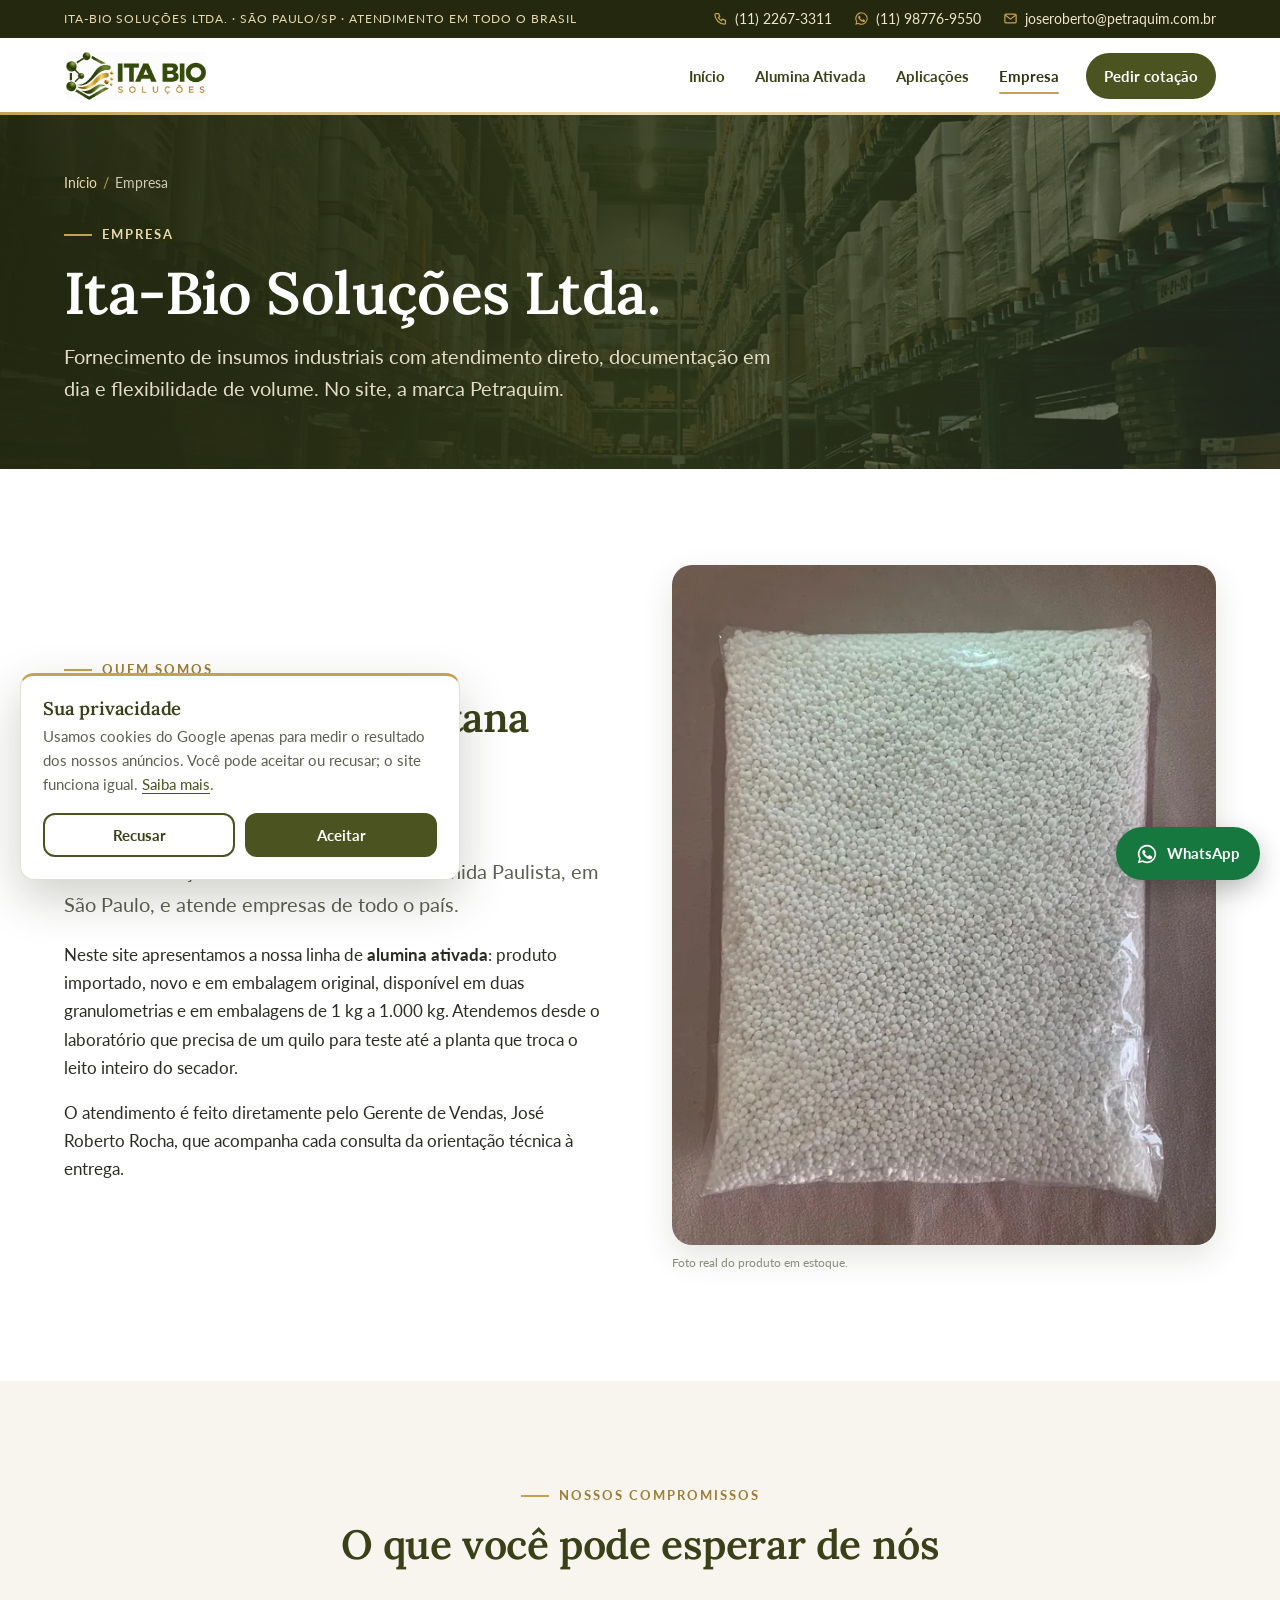
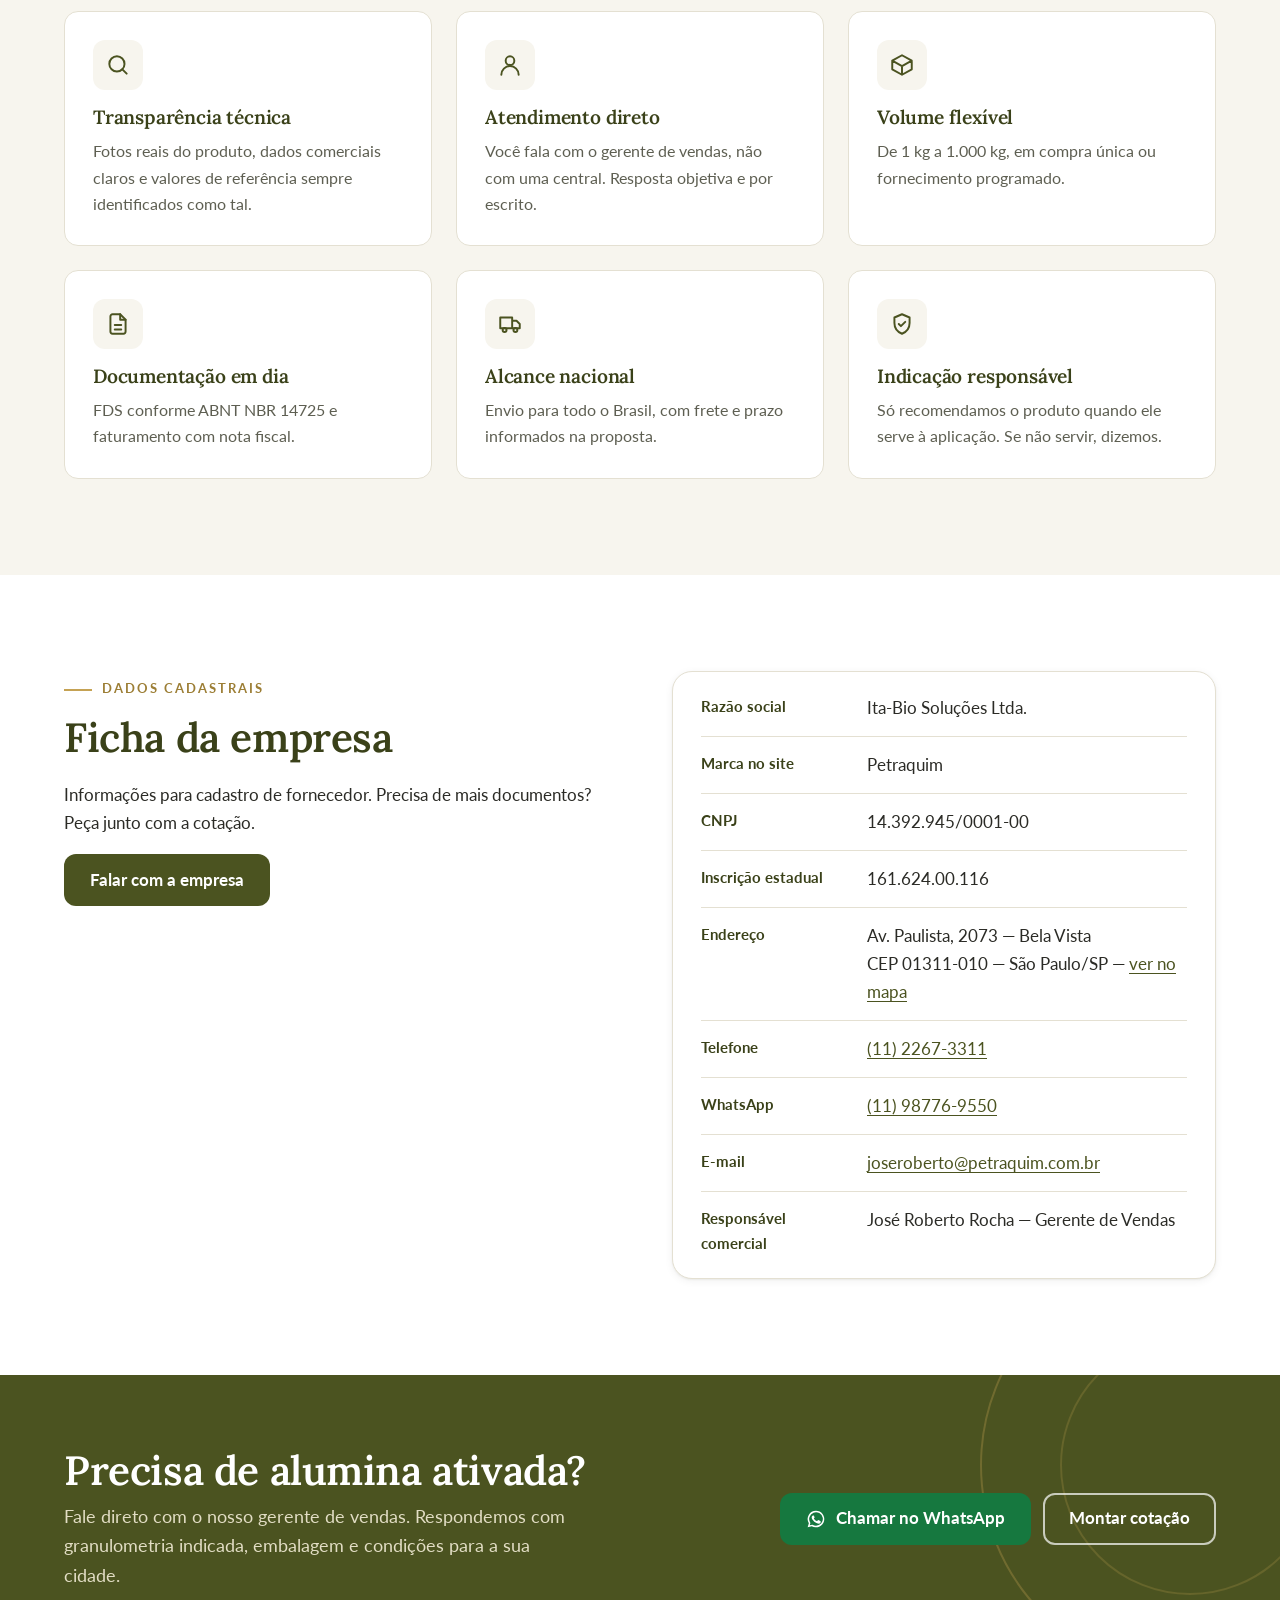
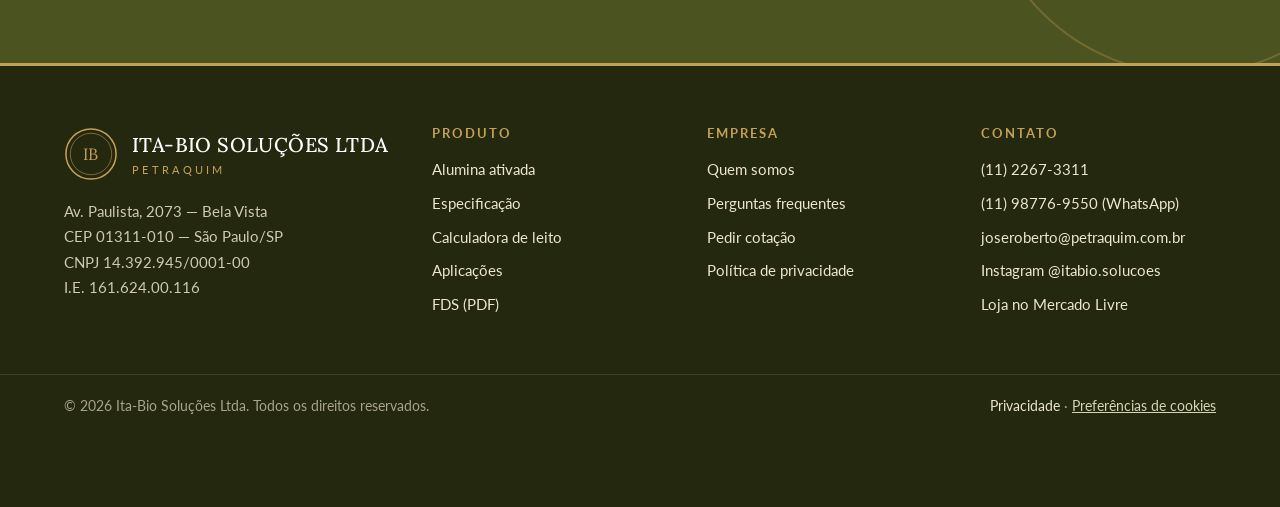
<file: empresa.html>
<!doctype html>
<html lang="pt-BR" class="sem-js">
<head>
<meta charset="utf-8">
<meta name="viewport" content="width=device-width, initial-scale=1, viewport-fit=cover">
<title>Quem somos — Ita-Bio Soluções Ltda. (Petraquim) | São Paulo/SP</title>
<meta name="description" content="A Ita-Bio Soluções Ltda., marca Petraquim, fornece alumina ativada importada com atendimento técnico-comercial direto, de 1 kg a 1.000 kg, para todo o Brasil.">
<link rel="canonical" href="https://www.petraquim.com.br/empresa.html">
<meta name="robots" content="index, follow, max-image-preview:large">
<meta name="theme-color" content="#2F3514">
<meta name="format-detection" content="telephone=no">
<link rel="icon" href="favicon.svg" type="image/svg+xml">
<link rel="icon" href="favicon-64.png" type="image/png" sizes="64x64">
<link rel="apple-touch-icon" href="apple-touch-icon.png">
<link rel="manifest" href="site.webmanifest">
<meta property="og:type" content="website">
<meta property="og:locale" content="pt_BR">
<meta property="og:site_name" content="Petraquim · Ita-Bio Soluções">
<meta property="og:title" content="Quem somos — Ita-Bio Soluções Ltda. (Petraquim) | São Paulo/SP">
<meta property="og:description" content="A Ita-Bio Soluções Ltda., marca Petraquim, fornece alumina ativada importada com atendimento técnico-comercial direto, de 1 kg a 1.000 kg, para todo o Brasil.">
<meta property="og:url" content="https://www.petraquim.com.br/empresa.html">
<meta property="og:image" content="https://www.petraquim.com.br/assets/img/og-alumina.jpg">
<meta property="og:image:width" content="1200">
<meta property="og:image:height" content="630">
<meta property="og:image:alt" content="Alumina ativada em grânulos esféricos brancos">
<meta name="twitter:card" content="summary_large_image">
<!-- Google: modo de consentimento (LGPD) + Google Tag Manager + tag do Google Ads -->
<script>
window.dataLayer=window.dataLayer||[];function gtag(){dataLayer.push(arguments);}
gtag('consent','default',{ad_storage:'denied',ad_user_data:'denied',ad_personalization:'denied',analytics_storage:'denied',wait_for_update:500});
try{if(localStorage.getItem('pq-consentimento')==='granted'){gtag('consent','update',{ad_storage:'granted',ad_user_data:'granted',ad_personalization:'granted',analytics_storage:'granted'});}}catch(e){}
gtag('js',new Date());gtag('config','AW-18567411730');
(function(w,d,s,l,i){w[l]=w[l]||[];w[l].push({'gtm.start':new Date().getTime(),event:'gtm.js'});var f=d.getElementsByTagName(s)[0],j=d.createElement(s),dl=l!='dataLayer'?'&l='+l:'';j.async=true;j.src='https://www.googletagmanager.com/gtm.js?id='+i+dl;f.parentNode.insertBefore(j,f);})(window,document,'script','dataLayer','GTM-KXJSFW6B');
</script>
<script async src="https://www.googletagmanager.com/gtag/js?id=AW-18567411730"></script>
<link rel="preconnect" href="https://fonts.googleapis.com">
<link rel="preconnect" href="https://fonts.gstatic.com" crossorigin>
<link href="https://fonts.googleapis.com/css2?family=Lato:wght@400;700&family=Lora:wght@500;600&display=swap" rel="stylesheet">
<link rel="stylesheet" href="assets/css/site.css?v=2">
<script type="application/ld+json">{"@context":"https://schema.org","@type":"Organization","@id":"https://www.petraquim.com.br/#organizacao","name":"Ita-Bio Soluções Ltda.","alternateName":["Petraquim","ITA-BIO"],"url":"https://www.petraquim.com.br/","logo":"https://www.petraquim.com.br/assets/img/logo-itabio.png","email":"joseroberto@petraquim.com.br","telephone":"+55-11-2267-3311","taxID":"14.392.945/0001-00","address":{"@type":"PostalAddress","streetAddress":"Av. Paulista, 2073 — Bela Vista","postalCode":"01311-010","addressLocality":"São Paulo","addressRegion":"SP","addressCountry":"BR"},"contactPoint":[{"@type":"ContactPoint","contactType":"sales","telephone":"+55-11-98776-9550","email":"joseroberto@petraquim.com.br","areaServed":"BR","availableLanguage":["pt-BR"]}],"sameAs":["https://www.instagram.com/itabio.solucoes/"]}</script>
<script type="application/ld+json">{"@context":"https://schema.org","@type":"BreadcrumbList","itemListElement":[{"@type":"ListItem","position":1,"name":"Início","item":"https://www.petraquim.com.br/"},{"@type":"ListItem","position":2,"name":"Empresa"}]}</script>
</head><body>
<noscript><iframe src="https://www.googletagmanager.com/ns.html?id=GTM-KXJSFW6B" height="0" width="0" style="display:none;visibility:hidden" title="Google Tag Manager"></iframe></noscript>
<a class="pular" href="#conteudo">Pular para o conteúdo</a>
<svg width="0" height="0" style="position:absolute" aria-hidden="true" focusable="false">
 <symbol id="i-check" viewBox="0 0 24 24"><circle cx="12" cy="12" r="11" fill="#C5A253"/><path d="M7 12.5l3.2 3.2L17 9" fill="none" stroke="#2F3514" stroke-width="2.2" stroke-linecap="round" stroke-linejoin="round"/></symbol>
 <symbol id="i-wa" viewBox="0 0 24 24"><path fill="currentColor" d="M12 2a10 10 0 0 0-8.6 15.1L2 22l5-1.3A10 10 0 1 0 12 2zm0 18.2a8.2 8.2 0 0 1-4.2-1.2l-.3-.2-3 .8.8-2.9-.2-.3A8.2 8.2 0 1 1 12 20.2zm4.5-6.1c-.2-.1-1.5-.7-1.7-.8s-.4-.1-.6.1-.6.8-.8 1-.3.2-.5.1a6.7 6.7 0 0 1-3.3-2.9c-.3-.4.3-.4.7-1.3.1-.2 0-.3 0-.4l-.8-1.8c-.2-.5-.4-.4-.6-.4h-.5a1 1 0 0 0-.7.3 3 3 0 0 0-.9 2.2 5.2 5.2 0 0 0 1.1 2.7 11.9 11.9 0 0 0 4.6 4c1.7.7 2.3.8 3.2.7a2.7 2.7 0 0 0 1.8-1.3 2.2 2.2 0 0 0 .2-1.3c-.1-.1-.2-.2-.5-.3z"/></symbol>
 <symbol id="i-mail" viewBox="0 0 24 24"><g fill="none" stroke="currentColor" stroke-width="2" stroke-linecap="round" stroke-linejoin="round"><rect x="3" y="5" width="18" height="14" rx="2"/><path d="M3.5 6.5l8.5 6.5 8.5-6.5"/></g></symbol>
 <symbol id="i-fone" viewBox="0 0 24 24"><path fill="none" stroke="currentColor" stroke-width="2" stroke-linecap="round" stroke-linejoin="round" d="M5 4h4l2 5-2.5 1.5a11 11 0 0 0 5 5L15 13l5 2v4a2 2 0 0 1-2 2A16 16 0 0 1 3 6a2 2 0 0 1 2-2"/></symbol>
 <symbol id="i-pin" viewBox="0 0 24 24"><g fill="none" stroke="currentColor" stroke-width="2" stroke-linecap="round" stroke-linejoin="round"><path d="M12 21s-7-6.2-7-11.5a7 7 0 0 1 14 0C19 14.8 12 21 12 21z"/><circle cx="12" cy="9.5" r="2.5"/></g></symbol>
 <symbol id="i-seta" viewBox="0 0 24 24"><path fill="none" stroke="currentColor" stroke-width="2.2" stroke-linecap="round" stroke-linejoin="round" d="M5 12h14M13 6l6 6-6 6"/></symbol>
 <symbol id="i-doc" viewBox="0 0 24 24"><g fill="none" stroke="currentColor" stroke-width="1.8" stroke-linecap="round" stroke-linejoin="round"><path d="M14 3H7a2 2 0 0 0-2 2v14a2 2 0 0 0 2 2h10a2 2 0 0 0 2-2V8z"/><path d="M14 3v5h5M9 13h6M9 17h6"/></g></symbol>
 <symbol id="i-baixar" viewBox="0 0 24 24"><path fill="none" stroke="currentColor" stroke-width="2" stroke-linecap="round" stroke-linejoin="round" d="M12 4v11m0 0l-4.5-4.5M12 15l4.5-4.5M5 20h14"/></symbol>
 <symbol id="i-ar" viewBox="0 0 24 24"><path fill="none" stroke="currentColor" stroke-width="1.8" stroke-linecap="round" stroke-linejoin="round" d="M3 8h11a3 3 0 1 0-3-3M3 12h16a3 3 0 1 1-3 3M3 16h8"/></symbol>
 <symbol id="i-gota" viewBox="0 0 24 24"><path fill="none" stroke="currentColor" stroke-width="1.8" stroke-linecap="round" stroke-linejoin="round" d="M12 3s6 6.6 6 11a6 6 0 0 1-12 0c0-4.4 6-11 6-11zM9 15a3 3 0 0 0 3 3"/></symbol>
 <symbol id="i-escudo" viewBox="0 0 24 24"><path fill="none" stroke="currentColor" stroke-width="1.8" stroke-linecap="round" stroke-linejoin="round" d="M12 3l7 3v5c0 4.5-3 8.3-7 10-4-1.7-7-5.5-7-10V6zM9 12l2 2 4-4"/></symbol>
 <symbol id="i-frasco" viewBox="0 0 24 24"><path fill="none" stroke="currentColor" stroke-width="1.8" stroke-linecap="round" stroke-linejoin="round" d="M9 3h6M10 3v6L5 18a2 2 0 0 0 1.8 3h10.4A2 2 0 0 0 19 18l-5-9V3M7.5 14h9"/></symbol>
 <symbol id="i-chama" viewBox="0 0 24 24"><path fill="none" stroke="currentColor" stroke-width="1.8" stroke-linecap="round" stroke-linejoin="round" d="M12 3c1 3 4 4.5 4 9a4 4 0 0 1-8 0c0-2 1-3 1-3s.5 2 2 2c0-3-1-5 1-8z"/></symbol>
 <symbol id="i-ciclo" viewBox="0 0 24 24"><path fill="none" stroke="currentColor" stroke-width="2" stroke-linecap="round" stroke-linejoin="round" d="M20 12a8 8 0 1 1-2.3-5.7M20 4v4h-4"/></symbol>
 <symbol id="i-caminhao" viewBox="0 0 24 24"><g fill="none" stroke="currentColor" stroke-width="1.8" stroke-linecap="round" stroke-linejoin="round"><path d="M3 6h11v10H3zM14 9h4l3 3v4h-7z"/><circle cx="7" cy="17.5" r="1.8"/><circle cx="17" cy="17.5" r="1.8"/></g></symbol>
 <symbol id="i-caixa" viewBox="0 0 24 24"><g fill="none" stroke="currentColor" stroke-width="1.8" stroke-linecap="round" stroke-linejoin="round"><path d="M21 8l-9-5-9 5 9 5 9-5zM3 8v8l9 5 9-5V8M12 13v8"/></g></symbol>
 <symbol id="i-pessoa" viewBox="0 0 24 24"><g fill="none" stroke="currentColor" stroke-width="1.8" stroke-linecap="round" stroke-linejoin="round"><circle cx="12" cy="8" r="4"/><path d="M4 21a8 8 0 0 1 16 0"/></g></symbol>
 <symbol id="i-lupa" viewBox="0 0 24 24"><g fill="none" stroke="currentColor" stroke-width="1.8" stroke-linecap="round"><circle cx="11" cy="11" r="7"/><path d="M20 20l-4-4"/></g></symbol>
 <symbol id="i-info" viewBox="0 0 24 24"><g fill="none" stroke="currentColor" stroke-width="2" stroke-linecap="round"><circle cx="12" cy="12" r="9"/><path d="M12 11v6M12 7.5v.01"/></g></symbol>
 <symbol id="i-alerta" viewBox="0 0 24 24"><g fill="none" stroke="currentColor" stroke-width="2" stroke-linecap="round" stroke-linejoin="round"><path d="M12 3l10 18H2z"/><path d="M12 10v5M12 18v.01"/></g></symbol>
 <symbol id="i-menu" viewBox="0 0 24 24"><path fill="none" stroke="currentColor" stroke-width="2" stroke-linecap="round" d="M4 7h16M4 12h16M4 17h16"/></symbol>
 <symbol id="i-insta" viewBox="0 0 24 24"><g fill="none" stroke="currentColor" stroke-width="1.8"><rect x="3" y="3" width="18" height="18" rx="5"/><circle cx="12" cy="12" r="4"/><circle cx="17.5" cy="6.5" r=".6" fill="currentColor"/></g></symbol>
 <symbol id="i-carrinho" viewBox="0 0 24 24"><g fill="none" stroke="currentColor" stroke-width="2" stroke-linecap="round" stroke-linejoin="round"><circle cx="9" cy="20" r="1.4"/><circle cx="18" cy="20" r="1.4"/><path d="M2 3h3l2.5 12h11l2-8H6.2"/></g></symbol>
 <symbol id="i-fabrica" viewBox="0 0 24 24"><path fill="none" stroke="currentColor" stroke-width="1.8" stroke-linecap="round" stroke-linejoin="round" d="M3 21V10l6 4V10l6 4V4h4v17zM7 17h2M12 17h2"/></symbol>
 <symbol id="i-medidor" viewBox="0 0 24 24"><g fill="none" stroke="currentColor" stroke-width="1.8" stroke-linecap="round"><path d="M4 18a9 9 0 1 1 16 0"/><path d="M12 14l4-5"/><circle cx="12" cy="14" r="1.3" fill="currentColor"/></g></symbol>
</svg>
<div class="barra">
 <div class="wrap">
  <span class="selo-barra">Ita-Bio Soluções Ltda. · São Paulo/SP · Atendimento em todo o Brasil</span>
  <div class="contatos">
   <a href="tel:+551122673311" data-conv="telefone"><svg><use href="#i-fone"/></svg>(11) 2267-3311</a>
   <a href="https://wa.me/5511987769550?text=Ol%C3%A1!%20Gostaria%20de%20uma%20cota%C3%A7%C3%A3o%20de%20Alumina%20Ativada." target="_blank" rel="noopener" data-conv="whatsapp"><svg><use href="#i-wa"/></svg>(11) 98776-9550</a>
   <a class="email-barra" href="mailto:joseroberto@petraquim.com.br" data-conv="email"><svg><use href="#i-mail"/></svg>joseroberto@petraquim.com.br</a>
  </div>
 </div>
</div>
<header class="topo">
 <div class="wrap">
  <a class="marca" href="index.html" aria-label="Ita-Bio Soluções · Petraquim — página inicial"><img src="assets/img/logo-itabio.png" alt="Ita-Bio Soluções" width="144" height="52"></a>
  <button class="abre-menu" type="button" aria-expanded="false" aria-controls="menu-principal"><svg><use href="#i-menu"/></svg>Menu</button>
  <nav class="menu" id="menu-principal" aria-label="Principal">
   <a href="index.html">Início</a><a href="alumina-ativada.html">Alumina Ativada</a><a href="aplicacoes.html">Aplicações</a><a href="empresa.html" aria-current="page">Empresa</a>
   <a class="menu-cta" href="cotacao.html">Pedir cotação</a>
  </nav>
 </div>
</header>
<main id="conteudo">
<header class="pagina-topo">
 <picture><source type="image/webp" srcset="assets/img/logistica-800.webp 800w, assets/img/logistica-1400.webp 1400w" sizes="100vw"><img src="assets/img/logistica-1400.jpg" srcset="assets/img/logistica-800.jpg 800w, assets/img/logistica-1400.jpg 1400w" sizes="100vw" width="1400" height="933" alt="" fetchpriority="high"></picture>
 <div class="wrap">
  <nav class="migalhas" aria-label="Você está em"><ol><li><a href="index.html">Início</a></li><li aria-current="page">Empresa</li></ol></nav>
  <span class="rotulo claro">Empresa</span>
  <h1>Ita-Bio Soluções Ltda.</h1>
  <p>Fornecimento de insumos industriais com atendimento direto, documentação em dia e flexibilidade de volume. No site, a marca Petraquim.</p>
 </div>
</header>

<section class="secao" aria-labelledby="t-quem">
 <div class="wrap dividido">
  <div class="rv">
   <span class="rotulo">Quem somos</span>
   <h2 id="t-quem">Uma empresa paulistana de soluções em insumos industriais</h2>
   <p class="lead">A Ita-Bio Soluções Ltda. está sediada na Avenida Paulista, em São Paulo, e atende empresas de todo o país.</p>
   <p>Neste site apresentamos a nossa linha de <strong>alumina ativada</strong>: produto importado, novo e em embalagem original, disponível em duas granulometrias e em embalagens de 1 kg a 1.000 kg. Atendemos desde o laboratório que precisa de um quilo para teste até a planta que troca o leito inteiro do secador.</p>
   <p>O atendimento é feito diretamente pelo Gerente de Vendas, José Roberto Rocha, que acompanha cada consulta da orientação técnica à entrega.</p>
  </div>
  <div class="lado-midia rv"><picture><source type="image/webp" srcset="assets/img/alumina-embalagem-600.webp 600w, assets/img/alumina-embalagem-1000.webp 1000w" sizes="(max-width:980px) 92vw, 560px"><img src="assets/img/alumina-embalagem-1000.jpg" srcset="assets/img/alumina-embalagem-600.jpg 600w, assets/img/alumina-embalagem-1000.jpg 1000w" sizes="(max-width:980px) 92vw, 560px" width="1000" height="1250" alt="Alumina ativada na embalagem original lacrada" loading="lazy" decoding="async"></picture><p class="credito">Foto real do produto em estoque.</p></div>
 </div>
</section>

<section class="secao secao-creme" aria-labelledby="t-comp">
 <div class="wrap">
  <div class="cabecalho-secao centro rv">
   <span class="rotulo">Nossos compromissos</span>
   <h2 id="t-comp">O que você pode esperar de nós</h2>
  </div>
  <div class="valores">
   <div class="valor-item rv"><div class="ic"><svg><use href="#i-lupa"/></svg></div><h3>Transparência técnica</h3><p>Fotos reais do produto, dados comerciais claros e valores de referência sempre identificados como tal.</p></div>
   <div class="valor-item rv"><div class="ic"><svg><use href="#i-pessoa"/></svg></div><h3>Atendimento direto</h3><p>Você fala com o gerente de vendas, não com uma central. Resposta objetiva e por escrito.</p></div>
   <div class="valor-item rv"><div class="ic"><svg><use href="#i-caixa"/></svg></div><h3>Volume flexível</h3><p>De 1 kg a 1.000 kg, em compra única ou fornecimento programado.</p></div>
   <div class="valor-item rv"><div class="ic"><svg><use href="#i-doc"/></svg></div><h3>Documentação em dia</h3><p>FDS conforme ABNT NBR 14725 e faturamento com nota fiscal.</p></div>
   <div class="valor-item rv"><div class="ic"><svg><use href="#i-caminhao"/></svg></div><h3>Alcance nacional</h3><p>Envio para todo o Brasil, com frete e prazo informados na proposta.</p></div>
   <div class="valor-item rv"><div class="ic"><svg><use href="#i-escudo"/></svg></div><h3>Indicação responsável</h3><p>Só recomendamos o produto quando ele serve à aplicação. Se não servir, dizemos.</p></div>
  </div>
 </div>
</section>

<section class="secao" aria-labelledby="t-dados">
 <div class="wrap dividido" style="align-items:start">
  <div class="rv">
   <span class="rotulo">Dados cadastrais</span>
   <h2 id="t-dados">Ficha da empresa</h2>
   <p>Informações para cadastro de fornecedor. Precisa de mais documentos? Peça junto com a cotação.</p>
   <div class="botoes"><a class="btn btn-primario" href="cotacao.html">Falar com a empresa</a></div>
  </div>
  <div class="ficha-empresa rv">
   <dl>
    <div><dt>Razão social</dt><dd>Ita-Bio Soluções Ltda.</dd></div>
    <div><dt>Marca no site</dt><dd>Petraquim</dd></div>
    <div><dt>CNPJ</dt><dd>14.392.945/0001-00</dd></div>
    <div><dt>Inscrição estadual</dt><dd>161.624.00.116</dd></div>
    <div><dt>Endereço</dt><dd>Av. Paulista, 2073 — Bela Vista<br>CEP 01311-010 — São Paulo/SP — <a href="https://www.google.com/maps/search/?api=1&query=Av.+Paulista,+2073+-+Bela+Vista,+S%C3%A3o+Paulo+-+SP,+01311-010" target="_blank" rel="noopener">ver no mapa</a></dd></div>
    <div><dt>Telefone</dt><dd><a href="tel:+551122673311" data-conv="telefone">(11) 2267-3311</a></dd></div>
    <div><dt>WhatsApp</dt><dd><a href="https://wa.me/5511987769550?text=Ol%C3%A1!%20Gostaria%20de%20uma%20cota%C3%A7%C3%A3o%20de%20Alumina%20Ativada." target="_blank" rel="noopener" data-conv="whatsapp">(11) 98776-9550</a></dd></div>
    <div><dt>E-mail</dt><dd><a href="mailto:joseroberto@petraquim.com.br" data-conv="email">joseroberto@petraquim.com.br</a></dd></div>
    <div><dt>Responsável comercial</dt><dd>José Roberto Rocha — Gerente de Vendas</dd></div>
   </dl>
  </div>
 </div>
</section>

<section class="cta-final" aria-labelledby="cta-titulo">
 <div class="wrap">
  <div>
   <h2 id="cta-titulo">Precisa de alumina ativada?</h2>
   <p>Fale direto com o nosso gerente de vendas. Respondemos com granulometria indicada, embalagem e condições para a sua cidade.</p>
  </div>
  <div class="botoes">
   <a class="btn btn-wa" href="https://wa.me/5511987769550?text=Ol%C3%A1!%20Gostaria%20de%20uma%20cota%C3%A7%C3%A3o%20de%20Alumina%20Ativada." target="_blank" rel="noopener" data-conv="whatsapp"><svg><use href="#i-wa"/></svg>Chamar no WhatsApp</a>
   <a class="btn btn-claro" href="cotacao.html">Montar cotação</a>
  </div>
 </div>
</section></main>
<footer class="rodape">
 <div class="wrap colunas">
  <div>
   <div class="assinatura-marca"><svg viewBox="0 0 56 56" aria-hidden="true"><circle cx="28" cy="28" r="26" fill="none" stroke="#C5A253" stroke-width="1.6"/><circle cx="28" cy="28" r="21.5" fill="none" stroke="#C5A253" stroke-width=".8" opacity=".7"/><text x="28" y="34.5" text-anchor="middle" font-family="Lora,Georgia,serif" font-size="17" fill="#C5A253" letter-spacing=".5">IB</text></svg><div><strong>ITA-BIO SOLUÇÕES LTDA</strong><span>Petraquim</span></div></div>
   <address>
    Av. Paulista, 2073 — Bela Vista<br>
    CEP 01311-010 — São Paulo/SP<br>
    CNPJ 14.392.945/0001-00<br>
    I.E. 161.624.00.116
   </address>
  </div>
  <div>
   <h2>Produto</h2>
   <ul>
    <li><a href="alumina-ativada.html">Alumina ativada</a></li>
    <li><a href="alumina-ativada.html#especificacao">Especificação</a></li>
    <li><a href="alumina-ativada.html#calculadora">Calculadora de leito</a></li>
    <li><a href="aplicacoes.html">Aplicações</a></li>
    <li><a href="FDS-Alumina-Ativada-Ita-Bio.pdf" download data-conv="fds">FDS (PDF)</a></li>
   </ul>
  </div>
  <div>
   <h2>Empresa</h2>
   <ul>
    <li><a href="empresa.html">Quem somos</a></li>
    <li><a href="alumina-ativada.html#perguntas">Perguntas frequentes</a></li>
    <li><a href="cotacao.html">Pedir cotação</a></li>
    <li><a href="politica-de-privacidade.html">Política de privacidade</a></li>
   </ul>
  </div>
  <div>
   <h2>Contato</h2>
   <ul>
    <li><a href="tel:+551122673311" data-conv="telefone">(11) 2267-3311</a></li>
    <li><a href="https://wa.me/5511987769550?text=Ol%C3%A1!%20Gostaria%20de%20uma%20cota%C3%A7%C3%A3o%20de%20Alumina%20Ativada." target="_blank" rel="noopener" data-conv="whatsapp">(11) 98776-9550 (WhatsApp)</a></li>
    <li><a href="mailto:joseroberto@petraquim.com.br" data-conv="email">joseroberto@petraquim.com.br</a></li>
    <li><a href="https://www.instagram.com/itabio.solucoes/" target="_blank" rel="noopener">Instagram @itabio.solucoes</a></li>
    <li><a href="https://produto.mercadolivre.com.br/MLB-7984362474" target="_blank" rel="noopener" data-conv="mercadolivre">Loja no Mercado Livre</a></li>
   </ul>
  </div>
 </div>
 <div class="base">
  <div class="wrap">
   <span>© <span data-ano>2026</span> Ita-Bio Soluções Ltda. Todos os direitos reservados.</span>
   <span><a href="politica-de-privacidade.html">Privacidade</a> · <button type="button" data-abre-consentimento>Preferências de cookies</button></span>
  </div>
 </div>
</footer>
<a class="wa-flutuante" href="https://wa.me/5511987769550?text=Ol%C3%A1!%20Gostaria%20de%20uma%20cota%C3%A7%C3%A3o%20de%20Alumina%20Ativada." target="_blank" rel="noopener" data-conv="whatsapp" aria-label="Falar pelo WhatsApp"><svg><use href="#i-wa"/></svg><span>WhatsApp</span></a>
<div class="consentimento" id="consentimento" role="dialog" aria-labelledby="consent-titulo" aria-live="polite">
 <h2 id="consent-titulo">Sua privacidade</h2>
 <p>Usamos cookies do Google apenas para medir o resultado dos nossos anúncios. Você pode aceitar ou recusar; o site funciona igual. <a href="politica-de-privacidade.html">Saiba mais</a>.</p>
 <div class="botoes"><button class="btn btn-contorno" type="button" data-consent="recusar">Recusar</button><button class="btn btn-primario" type="button" data-consent="aceitar">Aceitar</button></div>
</div>
<script src="assets/js/site.js?v=2" defer></script>
</body>
</html>
</file>
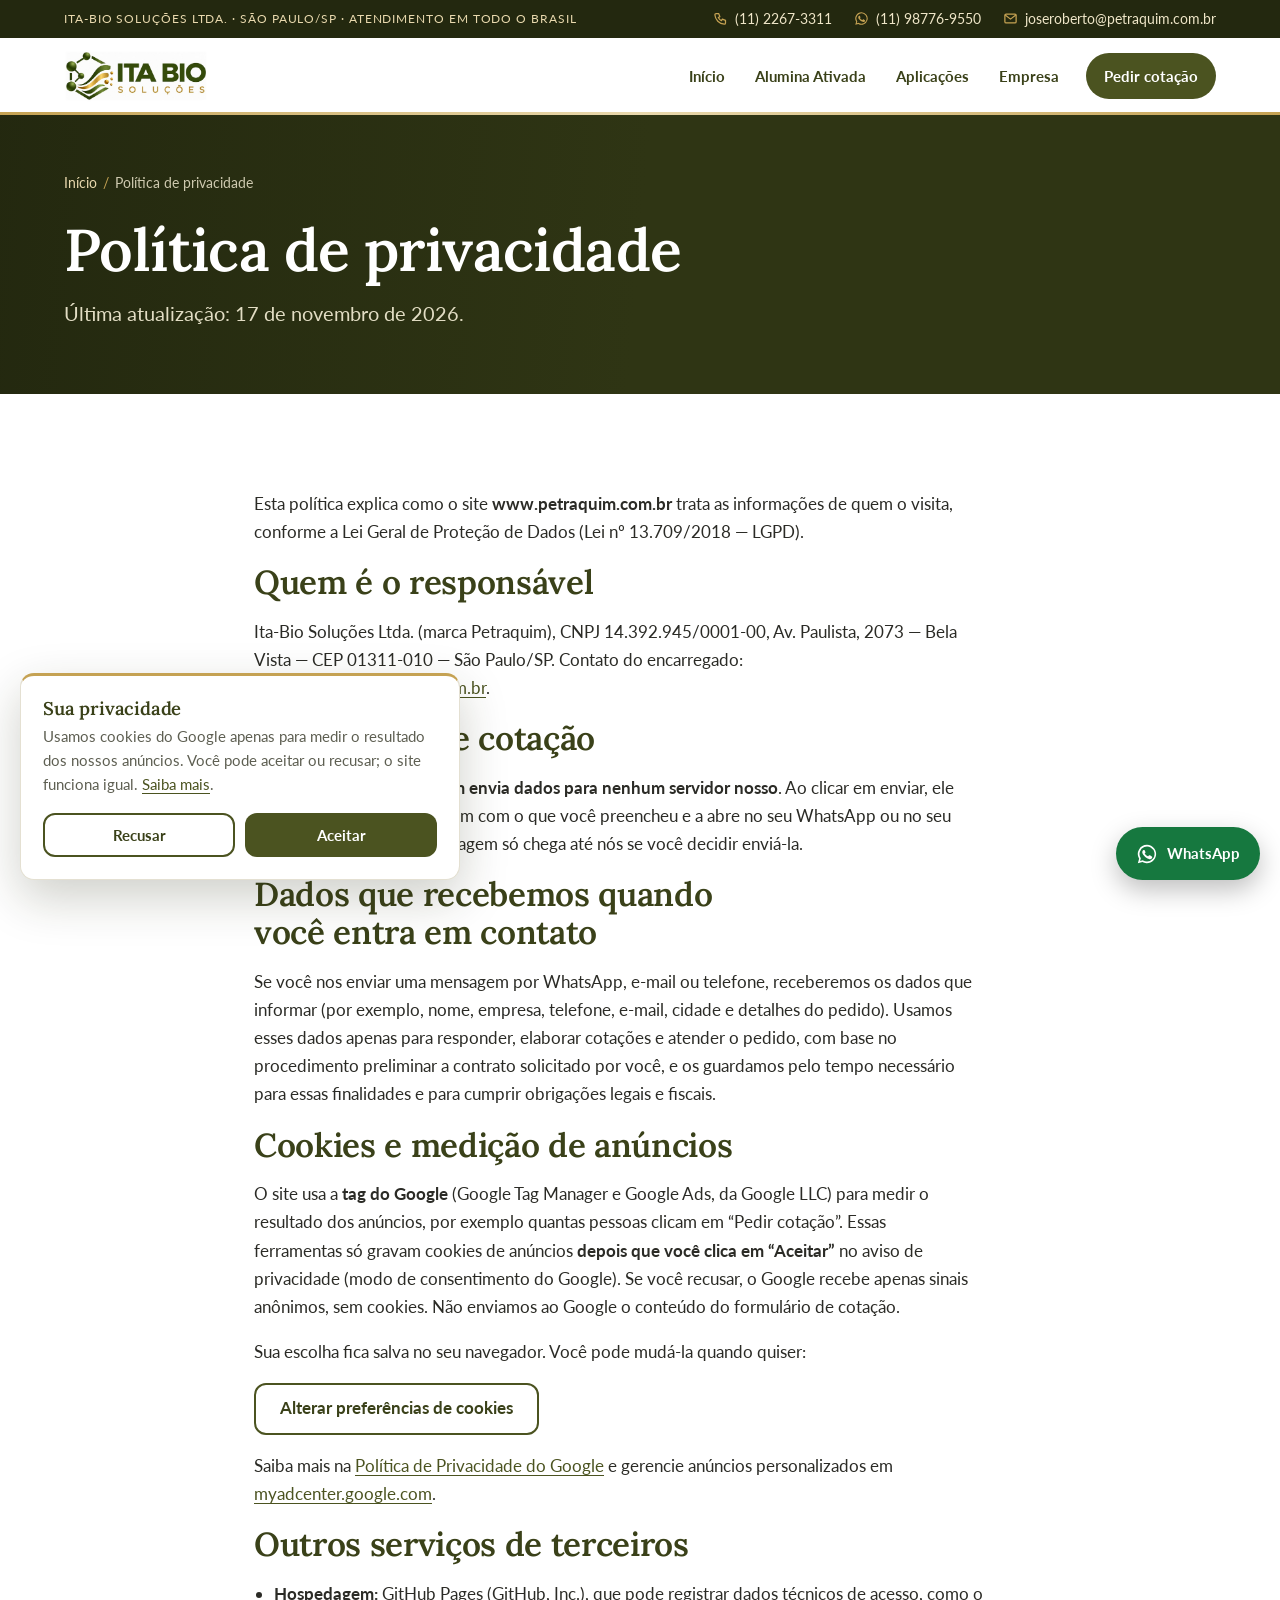
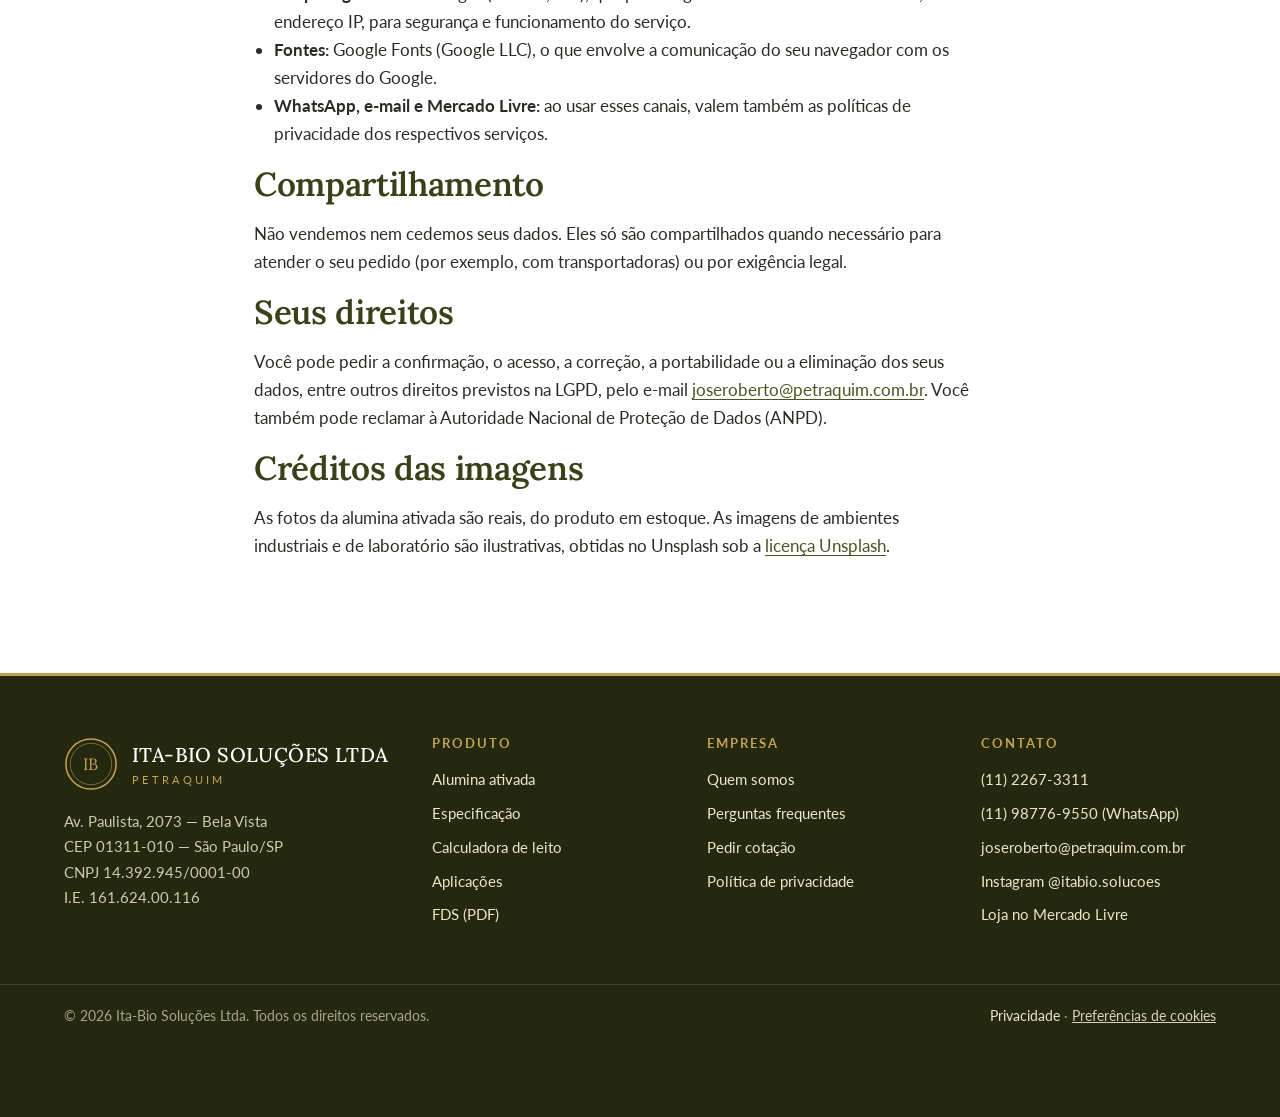
<file: politica-de-privacidade.html>
<!doctype html>
<html lang="pt-BR" class="sem-js">
<head>
<meta charset="utf-8">
<meta name="viewport" content="width=device-width, initial-scale=1, viewport-fit=cover">
<title>Política de privacidade | Petraquim · Ita-Bio Soluções</title>
<meta name="description" content="Como o site petraquim.com.br trata dados pessoais e cookies, conforme a LGPD (Lei nº 13.709/2018).">
<link rel="canonical" href="https://www.petraquim.com.br/politica-de-privacidade.html">
<meta name="robots" content="index, follow, max-image-preview:large">
<meta name="theme-color" content="#2F3514">
<meta name="format-detection" content="telephone=no">
<link rel="icon" href="favicon.svg" type="image/svg+xml">
<link rel="icon" href="favicon-64.png" type="image/png" sizes="64x64">
<link rel="apple-touch-icon" href="apple-touch-icon.png">
<link rel="manifest" href="site.webmanifest">
<meta property="og:type" content="website">
<meta property="og:locale" content="pt_BR">
<meta property="og:site_name" content="Petraquim · Ita-Bio Soluções">
<meta property="og:title" content="Política de privacidade | Petraquim · Ita-Bio Soluções">
<meta property="og:description" content="Como o site petraquim.com.br trata dados pessoais e cookies, conforme a LGPD (Lei nº 13.709/2018).">
<meta property="og:url" content="https://www.petraquim.com.br/politica-de-privacidade.html">
<meta property="og:image" content="https://www.petraquim.com.br/assets/img/og-alumina.jpg">
<meta property="og:image:width" content="1200">
<meta property="og:image:height" content="630">
<meta property="og:image:alt" content="Alumina ativada em grânulos esféricos brancos">
<meta name="twitter:card" content="summary_large_image">
<!-- Google: modo de consentimento (LGPD) + Google Tag Manager + tag do Google Ads -->
<script>
window.dataLayer=window.dataLayer||[];function gtag(){dataLayer.push(arguments);}
gtag('consent','default',{ad_storage:'denied',ad_user_data:'denied',ad_personalization:'denied',analytics_storage:'denied',wait_for_update:500});
try{if(localStorage.getItem('pq-consentimento')==='granted'){gtag('consent','update',{ad_storage:'granted',ad_user_data:'granted',ad_personalization:'granted',analytics_storage:'granted'});}}catch(e){}
gtag('js',new Date());gtag('config','AW-18567411730');
(function(w,d,s,l,i){w[l]=w[l]||[];w[l].push({'gtm.start':new Date().getTime(),event:'gtm.js'});var f=d.getElementsByTagName(s)[0],j=d.createElement(s),dl=l!='dataLayer'?'&l='+l:'';j.async=true;j.src='https://www.googletagmanager.com/gtm.js?id='+i+dl;f.parentNode.insertBefore(j,f);})(window,document,'script','dataLayer','GTM-KXJSFW6B');
</script>
<script async src="https://www.googletagmanager.com/gtag/js?id=AW-18567411730"></script>
<link rel="preconnect" href="https://fonts.googleapis.com">
<link rel="preconnect" href="https://fonts.gstatic.com" crossorigin>
<link href="https://fonts.googleapis.com/css2?family=Lato:wght@400;700&family=Lora:wght@500;600&display=swap" rel="stylesheet">
<link rel="stylesheet" href="assets/css/site.css?v=2">
<script type="application/ld+json">{"@context":"https://schema.org","@type":"BreadcrumbList","itemListElement":[{"@type":"ListItem","position":1,"name":"Início","item":"https://www.petraquim.com.br/"},{"@type":"ListItem","position":2,"name":"Política de privacidade"}]}</script>
</head><body>
<noscript><iframe src="https://www.googletagmanager.com/ns.html?id=GTM-KXJSFW6B" height="0" width="0" style="display:none;visibility:hidden" title="Google Tag Manager"></iframe></noscript>
<a class="pular" href="#conteudo">Pular para o conteúdo</a>
<svg width="0" height="0" style="position:absolute" aria-hidden="true" focusable="false">
 <symbol id="i-check" viewBox="0 0 24 24"><circle cx="12" cy="12" r="11" fill="#C5A253"/><path d="M7 12.5l3.2 3.2L17 9" fill="none" stroke="#2F3514" stroke-width="2.2" stroke-linecap="round" stroke-linejoin="round"/></symbol>
 <symbol id="i-wa" viewBox="0 0 24 24"><path fill="currentColor" d="M12 2a10 10 0 0 0-8.6 15.1L2 22l5-1.3A10 10 0 1 0 12 2zm0 18.2a8.2 8.2 0 0 1-4.2-1.2l-.3-.2-3 .8.8-2.9-.2-.3A8.2 8.2 0 1 1 12 20.2zm4.5-6.1c-.2-.1-1.5-.7-1.7-.8s-.4-.1-.6.1-.6.8-.8 1-.3.2-.5.1a6.7 6.7 0 0 1-3.3-2.9c-.3-.4.3-.4.7-1.3.1-.2 0-.3 0-.4l-.8-1.8c-.2-.5-.4-.4-.6-.4h-.5a1 1 0 0 0-.7.3 3 3 0 0 0-.9 2.2 5.2 5.2 0 0 0 1.1 2.7 11.9 11.9 0 0 0 4.6 4c1.7.7 2.3.8 3.2.7a2.7 2.7 0 0 0 1.8-1.3 2.2 2.2 0 0 0 .2-1.3c-.1-.1-.2-.2-.5-.3z"/></symbol>
 <symbol id="i-mail" viewBox="0 0 24 24"><g fill="none" stroke="currentColor" stroke-width="2" stroke-linecap="round" stroke-linejoin="round"><rect x="3" y="5" width="18" height="14" rx="2"/><path d="M3.5 6.5l8.5 6.5 8.5-6.5"/></g></symbol>
 <symbol id="i-fone" viewBox="0 0 24 24"><path fill="none" stroke="currentColor" stroke-width="2" stroke-linecap="round" stroke-linejoin="round" d="M5 4h4l2 5-2.5 1.5a11 11 0 0 0 5 5L15 13l5 2v4a2 2 0 0 1-2 2A16 16 0 0 1 3 6a2 2 0 0 1 2-2"/></symbol>
 <symbol id="i-pin" viewBox="0 0 24 24"><g fill="none" stroke="currentColor" stroke-width="2" stroke-linecap="round" stroke-linejoin="round"><path d="M12 21s-7-6.2-7-11.5a7 7 0 0 1 14 0C19 14.8 12 21 12 21z"/><circle cx="12" cy="9.5" r="2.5"/></g></symbol>
 <symbol id="i-seta" viewBox="0 0 24 24"><path fill="none" stroke="currentColor" stroke-width="2.2" stroke-linecap="round" stroke-linejoin="round" d="M5 12h14M13 6l6 6-6 6"/></symbol>
 <symbol id="i-doc" viewBox="0 0 24 24"><g fill="none" stroke="currentColor" stroke-width="1.8" stroke-linecap="round" stroke-linejoin="round"><path d="M14 3H7a2 2 0 0 0-2 2v14a2 2 0 0 0 2 2h10a2 2 0 0 0 2-2V8z"/><path d="M14 3v5h5M9 13h6M9 17h6"/></g></symbol>
 <symbol id="i-baixar" viewBox="0 0 24 24"><path fill="none" stroke="currentColor" stroke-width="2" stroke-linecap="round" stroke-linejoin="round" d="M12 4v11m0 0l-4.5-4.5M12 15l4.5-4.5M5 20h14"/></symbol>
 <symbol id="i-ar" viewBox="0 0 24 24"><path fill="none" stroke="currentColor" stroke-width="1.8" stroke-linecap="round" stroke-linejoin="round" d="M3 8h11a3 3 0 1 0-3-3M3 12h16a3 3 0 1 1-3 3M3 16h8"/></symbol>
 <symbol id="i-gota" viewBox="0 0 24 24"><path fill="none" stroke="currentColor" stroke-width="1.8" stroke-linecap="round" stroke-linejoin="round" d="M12 3s6 6.6 6 11a6 6 0 0 1-12 0c0-4.4 6-11 6-11zM9 15a3 3 0 0 0 3 3"/></symbol>
 <symbol id="i-escudo" viewBox="0 0 24 24"><path fill="none" stroke="currentColor" stroke-width="1.8" stroke-linecap="round" stroke-linejoin="round" d="M12 3l7 3v5c0 4.5-3 8.3-7 10-4-1.7-7-5.5-7-10V6zM9 12l2 2 4-4"/></symbol>
 <symbol id="i-frasco" viewBox="0 0 24 24"><path fill="none" stroke="currentColor" stroke-width="1.8" stroke-linecap="round" stroke-linejoin="round" d="M9 3h6M10 3v6L5 18a2 2 0 0 0 1.8 3h10.4A2 2 0 0 0 19 18l-5-9V3M7.5 14h9"/></symbol>
 <symbol id="i-chama" viewBox="0 0 24 24"><path fill="none" stroke="currentColor" stroke-width="1.8" stroke-linecap="round" stroke-linejoin="round" d="M12 3c1 3 4 4.5 4 9a4 4 0 0 1-8 0c0-2 1-3 1-3s.5 2 2 2c0-3-1-5 1-8z"/></symbol>
 <symbol id="i-ciclo" viewBox="0 0 24 24"><path fill="none" stroke="currentColor" stroke-width="2" stroke-linecap="round" stroke-linejoin="round" d="M20 12a8 8 0 1 1-2.3-5.7M20 4v4h-4"/></symbol>
 <symbol id="i-caminhao" viewBox="0 0 24 24"><g fill="none" stroke="currentColor" stroke-width="1.8" stroke-linecap="round" stroke-linejoin="round"><path d="M3 6h11v10H3zM14 9h4l3 3v4h-7z"/><circle cx="7" cy="17.5" r="1.8"/><circle cx="17" cy="17.5" r="1.8"/></g></symbol>
 <symbol id="i-caixa" viewBox="0 0 24 24"><g fill="none" stroke="currentColor" stroke-width="1.8" stroke-linecap="round" stroke-linejoin="round"><path d="M21 8l-9-5-9 5 9 5 9-5zM3 8v8l9 5 9-5V8M12 13v8"/></g></symbol>
 <symbol id="i-pessoa" viewBox="0 0 24 24"><g fill="none" stroke="currentColor" stroke-width="1.8" stroke-linecap="round" stroke-linejoin="round"><circle cx="12" cy="8" r="4"/><path d="M4 21a8 8 0 0 1 16 0"/></g></symbol>
 <symbol id="i-lupa" viewBox="0 0 24 24"><g fill="none" stroke="currentColor" stroke-width="1.8" stroke-linecap="round"><circle cx="11" cy="11" r="7"/><path d="M20 20l-4-4"/></g></symbol>
 <symbol id="i-info" viewBox="0 0 24 24"><g fill="none" stroke="currentColor" stroke-width="2" stroke-linecap="round"><circle cx="12" cy="12" r="9"/><path d="M12 11v6M12 7.5v.01"/></g></symbol>
 <symbol id="i-alerta" viewBox="0 0 24 24"><g fill="none" stroke="currentColor" stroke-width="2" stroke-linecap="round" stroke-linejoin="round"><path d="M12 3l10 18H2z"/><path d="M12 10v5M12 18v.01"/></g></symbol>
 <symbol id="i-menu" viewBox="0 0 24 24"><path fill="none" stroke="currentColor" stroke-width="2" stroke-linecap="round" d="M4 7h16M4 12h16M4 17h16"/></symbol>
 <symbol id="i-insta" viewBox="0 0 24 24"><g fill="none" stroke="currentColor" stroke-width="1.8"><rect x="3" y="3" width="18" height="18" rx="5"/><circle cx="12" cy="12" r="4"/><circle cx="17.5" cy="6.5" r=".6" fill="currentColor"/></g></symbol>
 <symbol id="i-carrinho" viewBox="0 0 24 24"><g fill="none" stroke="currentColor" stroke-width="2" stroke-linecap="round" stroke-linejoin="round"><circle cx="9" cy="20" r="1.4"/><circle cx="18" cy="20" r="1.4"/><path d="M2 3h3l2.5 12h11l2-8H6.2"/></g></symbol>
 <symbol id="i-fabrica" viewBox="0 0 24 24"><path fill="none" stroke="currentColor" stroke-width="1.8" stroke-linecap="round" stroke-linejoin="round" d="M3 21V10l6 4V10l6 4V4h4v17zM7 17h2M12 17h2"/></symbol>
 <symbol id="i-medidor" viewBox="0 0 24 24"><g fill="none" stroke="currentColor" stroke-width="1.8" stroke-linecap="round"><path d="M4 18a9 9 0 1 1 16 0"/><path d="M12 14l4-5"/><circle cx="12" cy="14" r="1.3" fill="currentColor"/></g></symbol>
</svg>
<div class="barra">
 <div class="wrap">
  <span class="selo-barra">Ita-Bio Soluções Ltda. · São Paulo/SP · Atendimento em todo o Brasil</span>
  <div class="contatos">
   <a href="tel:+551122673311" data-conv="telefone"><svg><use href="#i-fone"/></svg>(11) 2267-3311</a>
   <a href="https://wa.me/5511987769550?text=Ol%C3%A1!%20Gostaria%20de%20uma%20cota%C3%A7%C3%A3o%20de%20Alumina%20Ativada." target="_blank" rel="noopener" data-conv="whatsapp"><svg><use href="#i-wa"/></svg>(11) 98776-9550</a>
   <a class="email-barra" href="mailto:joseroberto@petraquim.com.br" data-conv="email"><svg><use href="#i-mail"/></svg>joseroberto@petraquim.com.br</a>
  </div>
 </div>
</div>
<header class="topo">
 <div class="wrap">
  <a class="marca" href="index.html" aria-label="Ita-Bio Soluções · Petraquim — página inicial"><img src="assets/img/logo-itabio.png" alt="Ita-Bio Soluções" width="144" height="52"></a>
  <button class="abre-menu" type="button" aria-expanded="false" aria-controls="menu-principal"><svg><use href="#i-menu"/></svg>Menu</button>
  <nav class="menu" id="menu-principal" aria-label="Principal">
   <a href="index.html">Início</a><a href="alumina-ativada.html">Alumina Ativada</a><a href="aplicacoes.html">Aplicações</a><a href="empresa.html">Empresa</a>
   <a class="menu-cta" href="cotacao.html">Pedir cotação</a>
  </nav>
 </div>
</header>
<main id="conteudo">
<header class="pagina-topo">
 <div class="wrap">
  <nav class="migalhas" aria-label="Você está em"><ol><li><a href="index.html">Início</a></li><li aria-current="page">Política de privacidade</li></ol></nav>
  <h1>Política de privacidade</h1>
  <p>Última atualização: 17 de novembro de 2026.</p>
 </div>
</header>
<section class="secao">
 <div class="wrap wrap-estreito artigo">
  <p>Esta política explica como o site <strong>www.petraquim.com.br</strong> trata as informações de quem o visita, conforme a Lei Geral de Proteção de Dados (Lei nº 13.709/2018 — LGPD).</p>
  <h2>Quem é o responsável</h2>
  <p>Ita-Bio Soluções Ltda. (marca Petraquim), CNPJ 14.392.945/0001-00, Av. Paulista, 2073 — Bela Vista — CEP 01311-010 — São Paulo/SP. Contato do encarregado: <a href="mailto:joseroberto@petraquim.com.br">joseroberto@petraquim.com.br</a>.</p>
  <h2>Formulário de cotação</h2>
  <p>O formulário <strong>não grava nem envia dados para nenhum servidor nosso</strong>. Ao clicar em enviar, ele apenas monta uma mensagem com o que você preencheu e a abre no seu WhatsApp ou no seu programa de e-mail. A mensagem só chega até nós se você decidir enviá-la.</p>
  <h2>Dados que recebemos quando você entra em contato</h2>
  <p>Se você nos enviar uma mensagem por WhatsApp, e-mail ou telefone, receberemos os dados que informar (por exemplo, nome, empresa, telefone, e-mail, cidade e detalhes do pedido). Usamos esses dados apenas para responder, elaborar cotações e atender o pedido, com base no procedimento preliminar a contrato solicitado por você, e os guardamos pelo tempo necessário para essas finalidades e para cumprir obrigações legais e fiscais.</p>
  <h2>Cookies e medição de anúncios</h2>
  <p>O site usa a <strong>tag do Google</strong> (Google Tag Manager e Google Ads, da Google LLC) para medir o resultado dos anúncios, por exemplo quantas pessoas clicam em “Pedir cotação”. Essas ferramentas só gravam cookies de anúncios <strong>depois que você clica em “Aceitar”</strong> no aviso de privacidade (modo de consentimento do Google). Se você recusar, o Google recebe apenas sinais anônimos, sem cookies. Não enviamos ao Google o conteúdo do formulário de cotação.</p>
  <p>Sua escolha fica salva no seu navegador. Você pode mudá-la quando quiser:</p>
  <p><button class="btn btn-contorno" type="button" data-abre-consentimento>Alterar preferências de cookies</button></p>
  <p>Saiba mais na <a href="https://policies.google.com/privacy?hl=pt-BR" target="_blank" rel="noopener">Política de Privacidade do Google</a> e gerencie anúncios personalizados em <a href="https://myadcenter.google.com/" target="_blank" rel="noopener">myadcenter.google.com</a>.</p>
  <h2>Outros serviços de terceiros</h2>
  <ul>
   <li><strong>Hospedagem:</strong> GitHub Pages (GitHub, Inc.), que pode registrar dados técnicos de acesso, como o endereço IP, para segurança e funcionamento do serviço.</li>
   <li><strong>Fontes:</strong> Google Fonts (Google LLC), o que envolve a comunicação do seu navegador com os servidores do Google.</li>
   <li><strong>WhatsApp, e-mail e Mercado Livre:</strong> ao usar esses canais, valem também as políticas de privacidade dos respectivos serviços.</li>
  </ul>
  <h2>Compartilhamento</h2>
  <p>Não vendemos nem cedemos seus dados. Eles só são compartilhados quando necessário para atender o seu pedido (por exemplo, com transportadoras) ou por exigência legal.</p>
  <h2>Seus direitos</h2>
  <p>Você pode pedir a confirmação, o acesso, a correção, a portabilidade ou a eliminação dos seus dados, entre outros direitos previstos na LGPD, pelo e-mail <a href="mailto:joseroberto@petraquim.com.br">joseroberto@petraquim.com.br</a>. Você também pode reclamar à Autoridade Nacional de Proteção de Dados (ANPD).</p>
  <h2>Créditos das imagens</h2>
  <p>As fotos da alumina ativada são reais, do produto em estoque. As imagens de ambientes industriais e de laboratório são ilustrativas, obtidas no Unsplash sob a <a href="https://unsplash.com/pt-br/licen%C3%A7a" target="_blank" rel="noopener">licença Unsplash</a>.</p>
 </div>
</section>
</main>
<footer class="rodape">
 <div class="wrap colunas">
  <div>
   <div class="assinatura-marca"><svg viewBox="0 0 56 56" aria-hidden="true"><circle cx="28" cy="28" r="26" fill="none" stroke="#C5A253" stroke-width="1.6"/><circle cx="28" cy="28" r="21.5" fill="none" stroke="#C5A253" stroke-width=".8" opacity=".7"/><text x="28" y="34.5" text-anchor="middle" font-family="Lora,Georgia,serif" font-size="17" fill="#C5A253" letter-spacing=".5">IB</text></svg><div><strong>ITA-BIO SOLUÇÕES LTDA</strong><span>Petraquim</span></div></div>
   <address>
    Av. Paulista, 2073 — Bela Vista<br>
    CEP 01311-010 — São Paulo/SP<br>
    CNPJ 14.392.945/0001-00<br>
    I.E. 161.624.00.116
   </address>
  </div>
  <div>
   <h2>Produto</h2>
   <ul>
    <li><a href="alumina-ativada.html">Alumina ativada</a></li>
    <li><a href="alumina-ativada.html#especificacao">Especificação</a></li>
    <li><a href="alumina-ativada.html#calculadora">Calculadora de leito</a></li>
    <li><a href="aplicacoes.html">Aplicações</a></li>
    <li><a href="FDS-Alumina-Ativada-Ita-Bio.pdf" download data-conv="fds">FDS (PDF)</a></li>
   </ul>
  </div>
  <div>
   <h2>Empresa</h2>
   <ul>
    <li><a href="empresa.html">Quem somos</a></li>
    <li><a href="alumina-ativada.html#perguntas">Perguntas frequentes</a></li>
    <li><a href="cotacao.html">Pedir cotação</a></li>
    <li><a href="politica-de-privacidade.html">Política de privacidade</a></li>
   </ul>
  </div>
  <div>
   <h2>Contato</h2>
   <ul>
    <li><a href="tel:+551122673311" data-conv="telefone">(11) 2267-3311</a></li>
    <li><a href="https://wa.me/5511987769550?text=Ol%C3%A1!%20Gostaria%20de%20uma%20cota%C3%A7%C3%A3o%20de%20Alumina%20Ativada." target="_blank" rel="noopener" data-conv="whatsapp">(11) 98776-9550 (WhatsApp)</a></li>
    <li><a href="mailto:joseroberto@petraquim.com.br" data-conv="email">joseroberto@petraquim.com.br</a></li>
    <li><a href="https://www.instagram.com/itabio.solucoes/" target="_blank" rel="noopener">Instagram @itabio.solucoes</a></li>
    <li><a href="https://produto.mercadolivre.com.br/MLB-7984362474" target="_blank" rel="noopener" data-conv="mercadolivre">Loja no Mercado Livre</a></li>
   </ul>
  </div>
 </div>
 <div class="base">
  <div class="wrap">
   <span>© <span data-ano>2026</span> Ita-Bio Soluções Ltda. Todos os direitos reservados.</span>
   <span><a href="politica-de-privacidade.html">Privacidade</a> · <button type="button" data-abre-consentimento>Preferências de cookies</button></span>
  </div>
 </div>
</footer>
<a class="wa-flutuante" href="https://wa.me/5511987769550?text=Ol%C3%A1!%20Gostaria%20de%20uma%20cota%C3%A7%C3%A3o%20de%20Alumina%20Ativada." target="_blank" rel="noopener" data-conv="whatsapp" aria-label="Falar pelo WhatsApp"><svg><use href="#i-wa"/></svg><span>WhatsApp</span></a>
<div class="consentimento" id="consentimento" role="dialog" aria-labelledby="consent-titulo" aria-live="polite">
 <h2 id="consent-titulo">Sua privacidade</h2>
 <p>Usamos cookies do Google apenas para medir o resultado dos nossos anúncios. Você pode aceitar ou recusar; o site funciona igual. <a href="politica-de-privacidade.html">Saiba mais</a>.</p>
 <div class="botoes"><button class="btn btn-contorno" type="button" data-consent="recusar">Recusar</button><button class="btn btn-primario" type="button" data-consent="aceitar">Aceitar</button></div>
</div>
<script src="assets/js/site.js?v=2" defer></script>
</body>
</html>
</file>
<file: assets/css/site.css>
/* ==========================================================================
   Petraquim · Ita-Bio Soluções — folha de estilos do site
   Identidade: verde-oliva + dourado do timbrado oficial ITA-BIO,
   títulos em Lora, texto em Lato (família do Carlito usado nos documentos).
   ========================================================================== */

:root{
  --oliva:#4B5320;
  --oliva-esc:#3A4119;
  --oliva-prof:#2F3514;
  --oliva-noite:#23280F;
  --ouro:#C5A253;
  --ouro-esc:#9C7E35;
  --ouro-claro:#E9D9AE;
  --creme:#F7F5EE;
  --creme-2:#EFEBDD;
  --papel:#FFFFFF;
  --texto:#2B2B26;
  --cinza:#5E5F52;
  --cinza-claro:#8A8B7C;
  --borda:#E4E0D2;
  --wa:#16783F;
  --wa-esc:#115F31;
  --ml:#FFE600;
  --erro:#A2361F;
  --sombra-1:0 1px 2px rgba(35,40,15,.06),0 2px 8px rgba(35,40,15,.06);
  --sombra-2:0 12px 32px rgba(35,40,15,.12);
  --raio:14px;
  --raio-g:20px;
  --largura:1200px;
  --topo:76px;
  --serif:"Lora",Georgia,"Times New Roman",serif;
  --sans:"Lato","Carlito","Segoe UI",system-ui,-apple-system,Arial,sans-serif;
}

/* ---------- base ---------- */
*,*::before,*::after{box-sizing:border-box}
html{-webkit-text-size-adjust:100%;scroll-behavior:smooth;scroll-padding-top:calc(var(--topo) + 16px)}
body{margin:0;overflow-x:clip;font-family:var(--sans);font-size:17px;line-height:1.65;color:var(--texto);background:var(--papel);-webkit-font-smoothing:antialiased;text-rendering:optimizeLegibility}
img,video,svg{display:block;max-width:100%}
img{height:auto}
a{color:var(--oliva);text-decoration-thickness:1px;text-underline-offset:3px}
a:hover{color:var(--oliva-prof)}
h1,h2,h3,h4{font-family:var(--serif);color:var(--oliva-esc);line-height:1.15;margin:0 0 .5em;font-weight:600;letter-spacing:-.01em;text-wrap:balance}
h1{font-size:clamp(2.3rem,4.6vw,3.7rem)}
h2{font-size:clamp(1.8rem,3.2vw,2.55rem)}
h3{font-size:1.3rem}
p{margin:0 0 1em}
ul,ol{margin:0 0 1em;padding-left:1.2em}
strong,b{font-weight:700}
small{font-size:.86em}
::selection{background:var(--ouro-claro);color:var(--oliva-prof)}
:focus-visible{outline:3px solid var(--ouro);outline-offset:2px;border-radius:4px}
.sr-only{position:absolute!important;width:1px;height:1px;padding:0;margin:-1px;overflow:hidden;clip:rect(0,0,0,0);white-space:nowrap;border:0}
.pular{position:absolute;left:12px;top:-60px;z-index:100;background:var(--oliva-prof);color:#fff;padding:10px 16px;border-radius:8px;text-decoration:none;font-weight:700}
.pular:focus{top:12px;color:#fff}
.wrap{width:100%;max-width:var(--largura);margin:0 auto;padding:0 24px}
.wrap-estreito{max-width:820px}
.num{font-variant-numeric:tabular-nums}

/* ---------- barra superior ---------- */
.barra{background:var(--oliva-noite);color:#D9D4BB;font-size:13.5px}
.barra .wrap{display:flex;justify-content:space-between;align-items:center;gap:16px;min-height:38px}
.barra a{color:#EFE6C8;text-decoration:none}
.barra a:hover{color:#fff}
.barra .contatos{display:flex;gap:22px;flex-wrap:wrap}
.barra .contatos a{display:inline-flex;align-items:center;gap:7px}
.barra svg{width:15px;height:15px;color:var(--ouro)}
.barra .selo-barra{letter-spacing:.08em;text-transform:uppercase;font-size:11.5px;color:var(--ouro-claro)}

/* ---------- cabeçalho ---------- */
.topo{position:sticky;top:0;z-index:40;background:rgba(255,255,255,.96);backdrop-filter:saturate(1.4) blur(8px);-webkit-backdrop-filter:saturate(1.4) blur(8px);border-bottom:1px solid var(--borda);transition:box-shadow .2s ease}
.topo::after{content:"";position:absolute;left:0;right:0;bottom:-1px;height:3px;background:linear-gradient(90deg,var(--ouro) 0,var(--ouro-claro) 50%,var(--ouro) 100%)}
.topo.rolou{box-shadow:0 6px 20px rgba(35,40,15,.08)}
.topo .wrap{display:flex;align-items:center;justify-content:space-between;gap:20px;height:var(--topo)}
.marca{display:flex;align-items:center;flex:none}
.marca img{height:52px;width:auto}
.menu{display:flex;align-items:center;gap:4px}
.menu a{position:relative;color:var(--oliva-esc);text-decoration:none;font-weight:700;font-size:15px;padding:10px 13px;border-radius:8px}
.menu a:hover{background:var(--creme)}
.menu a[aria-current="page"]{color:var(--oliva-prof)}
.menu a[aria-current="page"]::after{content:"";position:absolute;left:13px;right:13px;bottom:4px;height:2px;background:var(--ouro);border-radius:2px}
.menu .menu-cta{margin-left:10px;background:var(--oliva);color:#fff;padding:11px 18px;border-radius:999px}
.menu .menu-cta:hover{background:var(--oliva-prof);color:#fff}
.menu .menu-cta[aria-current="page"]{color:#fff;background:var(--oliva-prof)}
.menu .menu-cta[aria-current="page"]::after{display:none}
.abre-menu{display:none;align-items:center;gap:8px;background:none;border:1px solid var(--borda);border-radius:10px;padding:9px 12px;font:inherit;font-weight:700;font-size:14px;color:var(--oliva-esc);cursor:pointer}
.abre-menu svg{width:20px;height:20px}

/* ---------- botões ---------- */
.btn{display:inline-flex;align-items:center;justify-content:center;gap:10px;min-height:52px;padding:13px 24px;border-radius:12px;border:2px solid transparent;font:inherit;font-weight:700;font-size:16.5px;line-height:1.2;text-decoration:none;cursor:pointer;transition:transform .15s ease,box-shadow .15s ease,background-color .15s ease,color .15s ease}
.btn svg{width:20px;height:20px;flex:none}
.btn:hover{transform:translateY(-1px);box-shadow:0 8px 18px rgba(35,40,15,.16)}
.btn:active{transform:none;box-shadow:none}
.btn-wa{background:var(--wa);color:#fff}
.btn-wa:hover{background:var(--wa-esc);color:#fff}
.btn-primario{background:var(--oliva);color:#fff}
.btn-primario:hover{background:var(--oliva-prof);color:#fff}
.btn-ouro{background:var(--ouro);color:var(--oliva-noite)}
.btn-ouro:hover{background:#D3B266;color:var(--oliva-noite)}
.btn-contorno{background:transparent;color:var(--oliva-esc);border-color:var(--oliva)}
.btn-contorno:hover{background:var(--oliva);color:#fff}
.btn-claro{background:transparent;color:#fff;border-color:rgba(255,255,255,.7)}
.btn-claro:hover{background:#fff;color:var(--oliva-prof)}
.btn-ml{background:var(--ml);color:#2D3277}
.btn-ml:hover{background:#F5DC00;color:#2D3277}
.botoes{display:flex;flex-wrap:wrap;gap:12px}
.link-seta{display:inline-flex;align-items:center;gap:8px;font-weight:700;text-decoration:none;color:var(--oliva);border-bottom:2px solid var(--ouro);padding-bottom:2px}
.link-seta svg{width:16px;height:16px;transition:transform .15s ease}
.link-seta:hover svg{transform:translateX(3px)}

/* ---------- elementos editoriais ---------- */
.rotulo{display:inline-flex;align-items:center;gap:10px;font-size:12.5px;font-weight:700;letter-spacing:.16em;text-transform:uppercase;color:var(--ouro-esc);margin-bottom:14px}
.rotulo::before{content:"";width:28px;height:2px;background:var(--ouro)}
.rotulo.claro{color:var(--ouro-claro)}
.cabecalho-secao{max-width:720px;margin-bottom:44px}
.cabecalho-secao p{color:var(--cinza);font-size:18.5px;margin:0}
.cabecalho-secao.centro{margin-left:auto;margin-right:auto;text-align:center}
.cabecalho-secao.centro .rotulo{justify-content:center}
.secao{padding:96px 0}
.secao-creme{background:var(--creme)}
.secao-escura{background:var(--oliva-prof);color:#E6E1CB}
.secao-escura h2,.secao-escura h3{color:#fff}
.secao-escura .cabecalho-secao p{color:#CFCAB0}
.lead{font-size:20px;color:var(--cinza)}

/* ---------- hero (início) ---------- */
.hero{position:relative;background:var(--creme);overflow:hidden;isolation:isolate}
.hero::before{content:"";position:absolute;inset:0;background:radial-gradient(900px 520px at 88% 30%,#fff 0,rgba(255,255,255,0) 70%);z-index:-1}
.hero .wrap{display:grid;grid-template-columns:1.08fr .92fr;gap:56px;align-items:center;padding-top:72px;padding-bottom:88px}
.hero h1{margin-bottom:18px}
.hero h1 em{font-style:normal;color:var(--oliva)}
.hero .sub{font-size:21px;color:var(--cinza);max-width:34ch;margin-bottom:28px}
.selos{list-style:none;padding:0;margin:0 0 32px;display:grid;grid-template-columns:1fr 1fr;gap:12px 22px}
.selos li{display:flex;align-items:center;gap:11px;font-weight:700;font-size:16px;color:var(--oliva-prof)}
.selos svg{width:24px;height:24px;flex:none}
.hero .apoio{margin-top:18px;font-size:15px;color:var(--cinza)}
.hero .apoio a{font-weight:700}
.hero-midia{position:relative}
.hero-midia .quadro{position:relative;border-radius:var(--raio-g);overflow:hidden;box-shadow:var(--sombra-2);aspect-ratio:1414/1600;background:#cfc6bd}
.hero-midia .quadro img{width:100%;height:100%;object-fit:cover}
.hero-midia .moldura{position:absolute;inset:-14px 14px 14px -14px;border:2px solid var(--ouro);border-radius:calc(var(--raio-g) + 4px);z-index:-1}
.ficha-flutuante{position:absolute;left:-28px;bottom:32px;background:var(--oliva);color:#fff;border-radius:14px;padding:16px 20px;box-shadow:var(--sombra-2);min-width:230px}
.ficha-flutuante b{display:block;font-size:11.5px;letter-spacing:.14em;text-transform:uppercase;color:var(--ouro-claro);margin-bottom:4px}
.ficha-flutuante span{font-family:var(--serif);font-size:19px}
.selo-real{position:absolute;right:16px;top:16px;background:rgba(255,255,255,.92);color:var(--oliva-prof);font-size:12.5px;font-weight:700;border-radius:999px;padding:7px 12px;display:flex;align-items:center;gap:7px}
.selo-real svg{width:15px;height:15px;color:var(--oliva)}

/* ---------- faixa de números ---------- */
.faixa-dados{background:var(--oliva-prof);color:#fff;position:relative}
.faixa-dados::before{content:"";position:absolute;left:0;right:0;top:0;height:3px;background:var(--ouro)}
.faixa-dados .wrap{display:grid;grid-template-columns:repeat(4,1fr)}
.dado{padding:30px 26px;border-left:1px solid rgba(233,217,174,.16)}
.dado:first-child{border-left:0;padding-left:0}
.dado strong{display:block;font-family:var(--serif);font-weight:600;font-size:28px;color:var(--ouro-claro);line-height:1.1;margin-bottom:6px}
.dado span{font-size:15px;color:#D7D2BA}

/* ---------- cartões de aplicação ---------- */
.grade-apps{display:grid;grid-template-columns:repeat(3,1fr);gap:24px}
.app{display:flex;flex-direction:column;background:#fff;border:1px solid var(--borda);border-radius:var(--raio);overflow:hidden;box-shadow:var(--sombra-1);transition:transform .2s ease,box-shadow .2s ease;text-decoration:none;color:inherit}
a.app:hover{transform:translateY(-4px);box-shadow:var(--sombra-2);color:inherit}
.app .foto{aspect-ratio:3/2;overflow:hidden;background:var(--creme-2)}
.app .foto img{width:100%;height:100%;object-fit:cover;transition:transform .5s ease}
a.app:hover .foto img{transform:scale(1.04)}
.app .corpo{padding:22px 24px 26px;display:flex;flex-direction:column;flex:1}
.app h3{margin-bottom:8px}
.app p{color:var(--cinza);font-size:16px;margin-bottom:14px}
.app .mais{margin-top:auto;font-weight:700;font-size:15px;color:var(--oliva);display:inline-flex;align-items:center;gap:6px}
.app .mais svg{width:15px;height:15px}
.nota{display:flex;gap:12px;align-items:flex-start;background:var(--creme);border:1px solid var(--borda);border-left:4px solid var(--ouro);border-radius:10px;padding:16px 20px;color:var(--texto);font-size:16px;margin-top:28px}
.nota svg{width:22px;height:22px;flex:none;color:var(--ouro-esc);margin-top:2px}
.nota p:last-child{margin:0}
.nota.alerta{border-left-color:var(--erro);background:#FBF4F1}
.nota.alerta svg{color:var(--erro)}

/* ---------- galeria do produto ---------- */
.galeria{display:grid;grid-template-columns:1.1fr 1fr 1fr;grid-template-rows:auto auto;gap:18px}
.galeria figure{margin:0;position:relative;border-radius:var(--raio);overflow:hidden;background:var(--creme-2);box-shadow:var(--sombra-1)}
.galeria figure{aspect-ratio:1/1}
.galeria figure.alto{grid-row:span 2;aspect-ratio:auto}
.galeria picture{display:block;width:100%;height:100%}
.galeria img,.galeria video{width:100%;height:100%;object-fit:cover}
.galeria video{position:absolute;inset:0}
.galeria figcaption{position:absolute;left:0;right:0;bottom:0;padding:28px 16px 12px;background:linear-gradient(transparent,rgba(20,24,8,.78));color:#fff;font-size:14px;font-weight:700}
.galeria button.amplia{position:absolute;inset:0;width:100%;height:100%;background:none;border:0;cursor:zoom-in;padding:0}
.galeria .video-ctrl{position:absolute;right:12px;top:12px;z-index:2;width:40px;height:40px;border-radius:50%;border:0;background:rgba(255,255,255,.9);color:var(--oliva-prof);display:flex;align-items:center;justify-content:center;cursor:pointer}
.galeria .video-ctrl svg{width:18px;height:18px}

/* lightbox */
.lightbox{position:fixed;inset:0;z-index:90;background:rgba(18,21,7,.92);display:none;align-items:center;justify-content:center;padding:24px}
.lightbox.aberto{display:flex}
.lightbox img{max-height:86vh;max-width:min(92vw,1100px);width:auto;border-radius:10px;box-shadow:0 20px 60px rgba(0,0,0,.5)}
.lightbox p{position:absolute;bottom:18px;left:0;right:0;text-align:center;color:#EDE7CF;font-size:15px;margin:0;padding:0 20px}
.lightbox button{position:absolute;background:rgba(255,255,255,.12);color:#fff;border:1px solid rgba(255,255,255,.25);border-radius:50%;width:46px;height:46px;cursor:pointer;display:flex;align-items:center;justify-content:center}
.lightbox button:hover{background:rgba(255,255,255,.24)}
.lightbox button svg{width:22px;height:22px}
.lightbox .fecha{top:18px;right:18px}
.lightbox .ant{left:18px;top:50%;transform:translateY(-50%)}
.lightbox .prox{right:18px;top:50%;transform:translateY(-50%)}

/* ---------- especificação ---------- */
.espec-grid{display:grid;grid-template-columns:1.35fr .65fr;gap:44px;align-items:start}
.tabela{width:100%;border-collapse:separate;border-spacing:0;background:#fff;border:1px solid var(--borda);border-radius:var(--raio);overflow:hidden;font-size:16.5px}
.tabela caption{caption-side:bottom;text-align:left;font-size:13.5px;color:var(--cinza);padding-top:10px}
.tabela th,.tabela td{text-align:left;vertical-align:top;padding:15px 20px;border-bottom:1px solid var(--borda)}
.tabela tr:last-child th,.tabela tr:last-child td{border-bottom:0}
.tabela tbody th{width:32%;background:#FBFAF5;color:var(--oliva-esc);font-weight:700}
.tabela thead th{background:var(--oliva);color:#fff;font-weight:700;font-size:14.5px;letter-spacing:.02em;border-bottom:2px solid var(--ouro)}
.tabela.listrada tbody tr:nth-child(even) td,.tabela.listrada tbody tr:nth-child(even) th{background:#FBFAF5}
.tabela.listrada tbody th{background:transparent}
.rolagem-tabela{overflow-x:auto;-webkit-overflow-scrolling:touch;border-radius:var(--raio)}
.chips{display:flex;flex-wrap:wrap;gap:7px}
.chips span{background:var(--creme);border:1px solid var(--borda);border-radius:999px;padding:3px 12px;font-size:14.5px;white-space:nowrap;font-weight:700;color:var(--oliva-esc)}
.cartao-doc{background:var(--oliva);color:#fff;border-radius:var(--raio-g);padding:30px;box-shadow:var(--sombra-2);position:relative;overflow:hidden}
.cartao-doc::after{content:"";position:absolute;right:-60px;top:-60px;width:180px;height:180px;border:2px solid rgba(197,162,83,.35);border-radius:50%}
.cartao-doc h3{color:#fff}
.cartao-doc p{color:#E2DDC4;font-size:16px}
.cartao-doc .icone-doc{width:52px;height:52px;border-radius:12px;background:rgba(255,255,255,.1);display:flex;align-items:center;justify-content:center;margin-bottom:18px}
.cartao-doc .icone-doc svg{width:28px;height:28px;color:var(--ouro-claro)}
.cartao-doc .btn{width:100%;margin-top:6px}
.cartao-doc small{display:block;margin-top:12px;color:#C9C4A9}

/* ---------- canais de compra ---------- */
.canais{display:grid;grid-template-columns:repeat(3,1fr);gap:24px}
.canal{background:#fff;border:1px solid var(--borda);border-radius:var(--raio-g);padding:32px 28px;display:flex;flex-direction:column;box-shadow:var(--sombra-1)}
.canal.destaque{border:2px solid var(--ouro);position:relative}
.canal.destaque::before{content:"Mais procurado";position:absolute;top:-13px;left:28px;background:var(--ouro);color:var(--oliva-noite);font-size:12px;font-weight:700;letter-spacing:.06em;text-transform:uppercase;padding:4px 12px;border-radius:999px}
.canal .faixa{font-size:13px;font-weight:700;letter-spacing:.12em;text-transform:uppercase;color:var(--ouro-esc);margin-bottom:8px}
.canal h3{margin-bottom:10px}
.canal p{color:var(--cinza);font-size:16px}
.canal ul{list-style:none;padding:0;margin:0 0 24px}
.canal li{display:flex;gap:10px;align-items:flex-start;padding:6px 0;font-size:15.5px}
.canal li svg{width:18px;height:18px;flex:none;margin-top:4px}
.canal .btn{margin-top:auto;width:100%}

/* ---------- passos ---------- */
.passos{display:grid;grid-template-columns:repeat(4,1fr);gap:20px;counter-reset:passo;list-style:none;padding:0;margin:0}
.passos li{position:relative;padding:26px 22px 22px;background:#fff;border:1px solid var(--borda);border-radius:var(--raio)}
.passos li::before{counter-increment:passo;content:counter(passo,decimal-leading-zero);display:block;font-family:var(--serif);font-size:30px;color:var(--ouro);margin-bottom:8px;line-height:1}
.passos h3{font-size:1.1rem;margin-bottom:6px}
.passos p{font-size:15.5px;color:var(--cinza);margin:0}
.secao-escura .passos li,.banda-foto .passos li{background:rgba(20,24,8,.45);border-color:rgba(233,217,174,.22);backdrop-filter:blur(4px);-webkit-backdrop-filter:blur(4px)}
.secao-escura .passos h3,.banda-foto .passos h3{color:#fff}
.secao-escura .passos p,.banda-foto .passos p{color:#D9D4BB;font-size:15.5px;max-width:none}

/* ---------- banda com foto ---------- */
.banda-foto{position:relative;color:#fff;overflow:hidden;isolation:isolate;background:var(--oliva-noite)}
.banda-foto picture,.banda-foto>img{position:absolute;inset:0;z-index:-2}
.banda-foto picture img,.banda-foto>img{width:100%;height:100%;object-fit:cover}
.banda-foto::before{content:"";position:absolute;inset:0;z-index:-1;background:linear-gradient(100deg,rgba(35,40,15,.96) 0,rgba(47,53,20,.88) 45%,rgba(47,53,20,.55) 100%)}
.banda-foto .wrap{padding-top:96px;padding-bottom:96px}
.banda-foto h2{color:#fff;max-width:20ch}
.banda-foto p{color:#E4DFC6;max-width:56ch;font-size:18.5px}

/* ---------- divisão texto + imagem ---------- */
.dividido{display:grid;grid-template-columns:1fr 1fr;gap:64px;align-items:center}
.dividido.inverte .lado-midia{order:-1}
.lado-midia{position:relative}
.lado-midia img{border-radius:var(--raio-g);box-shadow:var(--sombra-2);width:100%}
.lado-midia .credito{font-size:12px;color:var(--cinza-claro);margin-top:8px}
.lista-check{list-style:none;padding:0;margin:0 0 24px}
.lista-check li{display:flex;gap:12px;align-items:flex-start;padding:9px 0;border-bottom:1px solid var(--borda)}
.lista-check li:last-child{border-bottom:0}
.lista-check svg{width:20px;height:20px;flex:none;margin-top:4px}
.secao-escura .lista-check li{border-color:rgba(233,217,174,.16)}

/* ---------- cabeçalho de página interna ---------- */
.pagina-topo{position:relative;background:var(--oliva-prof);color:#fff;overflow:hidden;isolation:isolate}
.pagina-topo picture{position:absolute;inset:0;z-index:-2}
.pagina-topo picture img{width:100%;height:100%;object-fit:cover}
.pagina-topo::before{content:"";position:absolute;inset:0;z-index:-1;background:linear-gradient(95deg,rgba(35,40,15,.97) 0,rgba(47,53,20,.9) 50%,rgba(47,53,20,.62) 100%)}
.pagina-topo .wrap{padding-top:56px;padding-bottom:64px}
.pagina-topo h1{color:#fff;max-width:22ch;margin-bottom:14px}
.pagina-topo p{color:#E2DDC4;font-size:19.5px;max-width:60ch;margin:0}
.migalhas{font-size:14px;margin-bottom:22px}
.migalhas ol{list-style:none;padding:0;margin:0;display:flex;flex-wrap:wrap;gap:6px}
.migalhas li{display:flex;align-items:center;gap:6px;color:#CFCAB0}
.migalhas li+li::before{content:"/";color:var(--ouro)}
.migalhas a{color:var(--ouro-claro);text-decoration:none}
.migalhas a:hover{color:#fff;text-decoration:underline}

/* ---------- índice lateral (página técnica) ---------- */
.com-indice{display:grid;grid-template-columns:250px 1fr;gap:56px;align-items:start}
.indice{position:sticky;top:calc(var(--topo) + 24px);font-size:15px}
.indice p{font-size:12.5px;font-weight:700;letter-spacing:.14em;text-transform:uppercase;color:var(--ouro-esc);margin-bottom:10px}
.indice ol{list-style:none;padding:0;margin:0;border-left:2px solid var(--borda)}
.indice a{display:block;padding:7px 0 7px 16px;margin-left:-2px;border-left:2px solid transparent;color:var(--cinza);text-decoration:none}
.indice a:hover{color:var(--oliva-esc)}
.indice a.ativo{border-left-color:var(--ouro);color:var(--oliva-prof);font-weight:700}
.com-indice>*,.dividido>*,.espec-grid>*,.cotacao-grid>*,.calc>*{min-width:0}
.rolagem-tabela .tabela{min-width:560px}
.artigo>section{padding-bottom:56px;margin-bottom:56px;border-bottom:1px solid var(--borda)}
.artigo>section:last-child{border-bottom:0;margin-bottom:0}
.artigo h2{font-size:clamp(1.6rem,2.6vw,2.1rem)}
.artigo h3{margin-top:28px}
.artigo p,.artigo li{max-width:72ch}

/* ---------- diagrama ---------- */
.diagrama{background:var(--creme);border:1px solid var(--borda);border-radius:var(--raio-g);padding:28px;margin:24px 0}
.diagrama svg{width:100%;height:auto}
.diagrama figcaption{font-size:14px;color:var(--cinza);margin-top:12px}

/* ---------- calculadora ---------- */
.calc{display:grid;grid-template-columns:1fr 1fr;gap:0;background:#fff;border:1px solid var(--borda);border-radius:var(--raio-g);overflow:hidden;box-shadow:var(--sombra-1);margin-top:24px}
.calc form{padding:28px}
.calc .resultado{background:var(--oliva);color:#fff;padding:28px;display:flex;flex-direction:column}
.calc .resultado .rotulo{color:var(--ouro-claro)}
.calc .valor{font-family:var(--serif);font-size:clamp(2.4rem,5vw,3.4rem);line-height:1;color:#fff;margin:4px 0 6px}
.calc .valor small{font-size:.45em;color:var(--ouro-claro);margin-left:6px}
.calc .detalhe{font-size:15px;color:#E2DDC4;margin:0 0 4px}
.calc .ressalva{font-size:13px;color:#C9C4A9;margin-top:auto;padding-top:18px}
.calc .btn{margin-top:18px}

/* ---------- formulários ---------- */
.campos{display:grid;grid-template-columns:1fr 1fr;gap:16px}
.campo{display:flex;flex-direction:column;gap:6px}
.campo.cheio{grid-column:1/-1}
.campo label{font-size:14.5px;font-weight:700;color:var(--oliva-esc)}
.campo label .opc{font-weight:400;color:var(--cinza-claro)}
.campo input,.campo select,.campo textarea{font:inherit;font-size:16px;color:var(--texto);background:#fff;border:1.5px solid #D5D0BE;border-radius:10px;padding:12px 14px;width:100%;transition:border-color .15s ease,box-shadow .15s ease}
.campo textarea{min-height:110px;resize:vertical}
.campo input:focus,.campo select:focus,.campo textarea:focus{outline:none;border-color:var(--oliva);box-shadow:0 0 0 3px rgba(197,162,83,.4)}
.campo input[aria-invalid="true"],.campo select[aria-invalid="true"]{border-color:var(--erro)}
.campo .erro{font-size:13.5px;color:var(--erro);display:none}
.campo .erro.mostra{display:block}
.campo .ajuda{font-size:13px;color:var(--cinza)}
.unid{position:relative}
.unid input{padding-right:64px}
.unid span{position:absolute;right:14px;top:50%;transform:translateY(-50%);font-size:14px;color:var(--cinza);pointer-events:none}

.form-cotacao{background:#fff;border:1px solid var(--borda);border-radius:var(--raio-g);padding:36px;box-shadow:var(--sombra-2)}
.form-cotacao h2{font-size:1.9rem;margin-bottom:6px}
.form-cotacao .intro{color:var(--cinza);margin-bottom:26px}
.form-cotacao .botoes{margin-top:24px}
.form-cotacao .botoes .btn{flex:1 1 220px}
.form-cotacao .privacidade{font-size:13.5px;color:var(--cinza);margin:16px 0 0}
.status-form{display:none;margin-top:16px;padding:12px 16px;border-radius:10px;background:#EEF5EC;color:#1E5A33;font-size:15px}
.status-form.mostra{display:block}

.cotacao-grid{display:grid;grid-template-columns:.85fr 1.15fr;gap:56px;align-items:start}
.contato-lista{list-style:none;padding:0;margin:0 0 28px}
.contato-lista li{display:flex;gap:16px;align-items:flex-start;padding:16px 0;border-bottom:1px solid var(--borda)}
.contato-lista .ic{width:46px;height:46px;border-radius:12px;background:var(--creme);display:flex;align-items:center;justify-content:center;flex:none}
.contato-lista .ic svg{width:22px;height:22px;color:var(--oliva)}
.contato-lista b{display:block;font-size:13px;letter-spacing:.1em;text-transform:uppercase;color:var(--ouro-esc)}
.contato-lista a{font-size:18px;font-weight:700;text-decoration:none;color:var(--oliva-prof)}
.contato-lista a:hover{text-decoration:underline}
.contato-lista span{color:var(--cinza);font-size:15px}
.responsavel{display:flex;gap:16px;align-items:center;background:var(--creme);border-radius:var(--raio);padding:18px 20px;margin-bottom:24px}
.responsavel .mono{width:56px;height:56px;flex:none}
.responsavel strong{display:block;font-family:var(--serif);font-size:19px;color:var(--oliva-esc);font-weight:600}
.responsavel span{font-size:15px;color:var(--cinza)}

/* ---------- FAQ ---------- */
.faq{border-top:1px solid var(--borda)}
.faq details{border-bottom:1px solid var(--borda)}
.faq summary{list-style:none;cursor:pointer;padding:22px 48px 22px 0;position:relative;font-family:var(--serif);font-size:1.15rem;font-weight:600;color:var(--oliva-esc)}
.faq summary::-webkit-details-marker{display:none}
.faq summary::after{content:"";position:absolute;right:6px;top:50%;width:12px;height:12px;border-right:2px solid var(--ouro-esc);border-bottom:2px solid var(--ouro-esc);transform:translateY(-70%) rotate(45deg);transition:transform .2s ease}
.faq details[open] summary::after{transform:translateY(-30%) rotate(-135deg)}
.faq summary:hover{color:var(--oliva)}
.faq .resposta{padding:0 0 22px;color:var(--texto);max-width:75ch}
.faq .resposta p:last-child{margin:0}

/* ---------- valores / empresa ---------- */
.valores{display:grid;grid-template-columns:repeat(3,1fr);gap:24px}
.valores.duas{grid-template-columns:1fr 1fr}
@media (max-width:640px){.valores.duas{grid-template-columns:1fr}}
.valor-item{padding:28px;border:1px solid var(--borda);border-radius:var(--raio);background:#fff}
.valor-item .ic{width:50px;height:50px;border-radius:12px;background:var(--creme);display:flex;align-items:center;justify-content:center;margin-bottom:16px}
.valor-item .ic svg{width:26px;height:26px;color:var(--oliva)}
.valor-item h3{font-size:1.2rem}
.valor-item p{color:var(--cinza);font-size:16px;margin:0}
.ficha-empresa{background:#fff;border:1px solid var(--borda);border-radius:var(--raio-g);padding:8px 28px;box-shadow:var(--sombra-1)}
.ficha-empresa dl{margin:0}
.ficha-empresa div{display:grid;grid-template-columns:150px 1fr;gap:16px;padding:14px 0;border-bottom:1px solid var(--borda)}
.ficha-empresa div:last-child{border-bottom:0}
.ficha-empresa dt{font-weight:700;color:var(--oliva-esc);font-size:15px}
.ficha-empresa dd{margin:0}

/* ---------- CTA final ---------- */
.cta-final{background:var(--oliva);color:#fff;position:relative;overflow:hidden;isolation:isolate}
.cta-final::before{content:"";position:absolute;right:-120px;top:-120px;width:420px;height:420px;border:2px solid rgba(197,162,83,.3);border-radius:50%;z-index:-1}
.cta-final::after{content:"";position:absolute;right:-40px;top:-40px;width:260px;height:260px;border:2px solid rgba(197,162,83,.22);border-radius:50%;z-index:-1}
.cta-final .wrap{display:flex;align-items:center;justify-content:space-between;gap:40px;padding-top:72px;padding-bottom:72px}
.cta-final h2{color:#fff;margin-bottom:8px}
.cta-final p{color:#E2DDC4;margin:0;font-size:18px;max-width:52ch}

/* ---------- rodapé ---------- */
.rodape{background:var(--oliva-noite);color:#CFCAB0;font-size:15px;position:relative}
.rodape::before{content:"";position:absolute;left:0;right:0;top:0;height:3px;background:var(--ouro)}
.rodape .colunas{display:grid;grid-template-columns:1.4fr 1fr 1fr 1fr;gap:40px;padding-top:64px;padding-bottom:48px}
.rodape h2{font-family:var(--sans);font-size:12.5px;letter-spacing:.16em;text-transform:uppercase;color:var(--ouro);margin:0 0 16px;font-weight:700}
.rodape ul{list-style:none;padding:0;margin:0}
.rodape li{margin-bottom:9px}
.rodape a{color:#EDE6CC;text-decoration:none}
.rodape a:hover{color:#fff;text-decoration:underline}
.assinatura-marca{display:flex;align-items:center;gap:14px;margin-bottom:18px}
.assinatura-marca svg{width:54px;height:54px;flex:none}
.assinatura-marca strong{display:block;font-family:var(--serif);font-size:20px;color:#fff;font-weight:500;letter-spacing:.02em}
.assinatura-marca span{display:block;font-size:11px;letter-spacing:.3em;text-transform:uppercase;color:var(--ouro)}
.rodape address{font-style:normal;line-height:1.7}
.rodape .base{border-top:1px solid rgba(233,217,174,.14)}
.rodape .base .wrap{display:flex;justify-content:space-between;gap:16px;flex-wrap:wrap;padding-top:20px;padding-bottom:90px;font-size:13.5px;color:#A9A48A}
.rodape .base button{background:none;border:0;padding:0;color:#D9D3B6;font:inherit;text-decoration:underline;cursor:pointer}
.rodape .base button:hover{color:#fff}

/* ---------- WhatsApp flutuante ---------- */
.wa-flutuante{position:fixed;right:20px;bottom:20px;z-index:50;display:flex;align-items:center;gap:9px;background:var(--wa);color:#fff;text-decoration:none;font-weight:700;font-size:15px;padding:14px 20px;border-radius:999px;box-shadow:0 10px 26px rgba(0,0,0,.25);transition:transform .15s ease,background-color .15s ease}
.wa-flutuante:hover{background:var(--wa-esc);color:#fff;transform:translateY(-2px)}
.wa-flutuante svg{width:22px;height:22px}

/* ---------- consentimento de cookies ---------- */
.consentimento{position:fixed;left:20px;bottom:20px;z-index:80;max-width:440px;background:#fff;border:1px solid var(--borda);border-top:3px solid var(--ouro);border-radius:14px;box-shadow:0 18px 48px rgba(35,40,15,.22);padding:22px;display:none}
.consentimento.mostra{display:block}
.consentimento h2{font-size:1.15rem;margin-bottom:6px}
.consentimento p{font-size:14.5px;color:var(--cinza);margin-bottom:16px}
.consentimento .botoes{gap:10px}
.consentimento .btn{min-height:44px;padding:10px 18px;font-size:15px;flex:1}

/* ---------- animação de entrada ---------- */
.rv{opacity:0;transform:translateY(16px);transition:opacity .7s ease,transform .7s ease}
.rv.in{opacity:1;transform:none}
.sem-js .rv{opacity:1;transform:none}

/* ---------- responsivo ---------- */
@media (max-width:1080px){
  .barra .selo-barra{display:none}
  .barra .wrap{justify-content:flex-end}
  .com-indice{grid-template-columns:1fr}
  .indice{display:none}
  .rodape .colunas{grid-template-columns:1fr 1fr}
}
@media (max-width:980px){
  :root{--topo:68px}
  .barra .selo-barra{display:none}
  .abre-menu{display:inline-flex}
  /* backdrop-filter criaria um bloco de contenção para o menu fixo */
  .topo{backdrop-filter:none;-webkit-backdrop-filter:none;background:#fff}
  .menu{position:fixed;left:0;right:0;top:var(--topo-real,106px);bottom:0;background:#fff;flex-direction:column;align-items:stretch;gap:0;padding:12px 24px 32px;overflow-y:auto;opacity:0;transform:translateY(-10px);visibility:hidden;pointer-events:none;transition:opacity .2s ease,transform .2s ease,visibility .2s;border-top:1px solid var(--borda)}
  .menu.aberto{opacity:1;pointer-events:auto}
  .menu.aberto{transform:none;visibility:visible}
  .menu a{font-size:18px;padding:16px 4px;border-bottom:1px solid var(--borda);border-radius:0}
  .menu a[aria-current="page"]::after{left:4px;right:auto;width:40px;bottom:8px}
  .menu .menu-cta{margin:20px 0 0;text-align:center;border-radius:12px;border-bottom:0}
  .marca img{height:46px}
  .hero .wrap{grid-template-columns:1fr;gap:40px;padding-top:48px;padding-bottom:64px}
  .hero-midia{max-width:520px;margin:0 auto;width:100%}
  .faixa-dados .wrap{grid-template-columns:1fr 1fr}
  .dado{padding:22px 18px}
  .dado:nth-child(3){border-left:0;padding-left:0}
  .dado:nth-child(n+3){border-top:1px solid rgba(233,217,174,.16)}
  .grade-apps,.canais,.valores{grid-template-columns:1fr 1fr}
  .passos{grid-template-columns:1fr 1fr}
  .espec-grid,.dividido,.cotacao-grid{grid-template-columns:1fr;gap:40px}
  .dividido.inverte .lado-midia{order:0}
  .galeria{grid-template-columns:1fr 1fr}
  .galeria figure.alto{grid-row:span 1;grid-column:1/-1;aspect-ratio:9/16;width:min(100%,420px);justify-self:center}
  .calc{grid-template-columns:1fr}
  .cta-final .wrap{flex-direction:column;align-items:flex-start}
  .secao{padding:72px 0}
}
@media (max-width:640px){
  body{font-size:16.5px}
  .wrap{padding:0 16px}
  .barra .contatos a.email-barra{display:none}
  .barra .contatos{gap:16px}
  .hero .sub{font-size:19px}
  .selos{grid-template-columns:1fr}
  .botoes .btn{width:100%}
  .ficha-flutuante{left:12px;bottom:12px;min-width:0}
  .hero-midia .moldura{display:none}
  .grade-apps,.canais,.valores,.passos{grid-template-columns:1fr}
  .galeria{grid-template-columns:1fr}
  .campos{grid-template-columns:1fr}
  .form-cotacao{padding:24px 18px}
  .tabela th,.tabela td{padding:12px 14px;font-size:15px}
  .tabela tbody th{width:38%}
  .ficha-empresa div{grid-template-columns:1fr;gap:2px}
  .rodape .colunas{grid-template-columns:1fr;gap:32px;padding-top:48px}
  .wa-flutuante span{display:none}
  .wa-flutuante{padding:15px;right:16px;bottom:16px}
  .consentimento{left:12px;right:12px;bottom:12px;max-width:none}
  .secao{padding:60px 0}
  .cabecalho-secao{margin-bottom:32px}
  .banda-foto .wrap{padding-top:64px;padding-bottom:64px}
}
@media (prefers-reduced-motion:reduce){
  html{scroll-behavior:auto}
  *,*::before,*::after{transition:none!important;animation:none!important}
  .rv{opacity:1;transform:none}
}
@media print{
  .barra,.topo,.wa-flutuante,.consentimento,.cta-final,.lightbox,.indice{display:none!important}
  .rv{opacity:1;transform:none}
  body{font-size:12pt}
  .secao{padding:24px 0}
  a{color:inherit;text-decoration:none}
  .pagina-topo,.secao-escura{background:#fff;color:#000}
  .pagina-topo h1,.pagina-topo p{color:#000}
}
</file>
